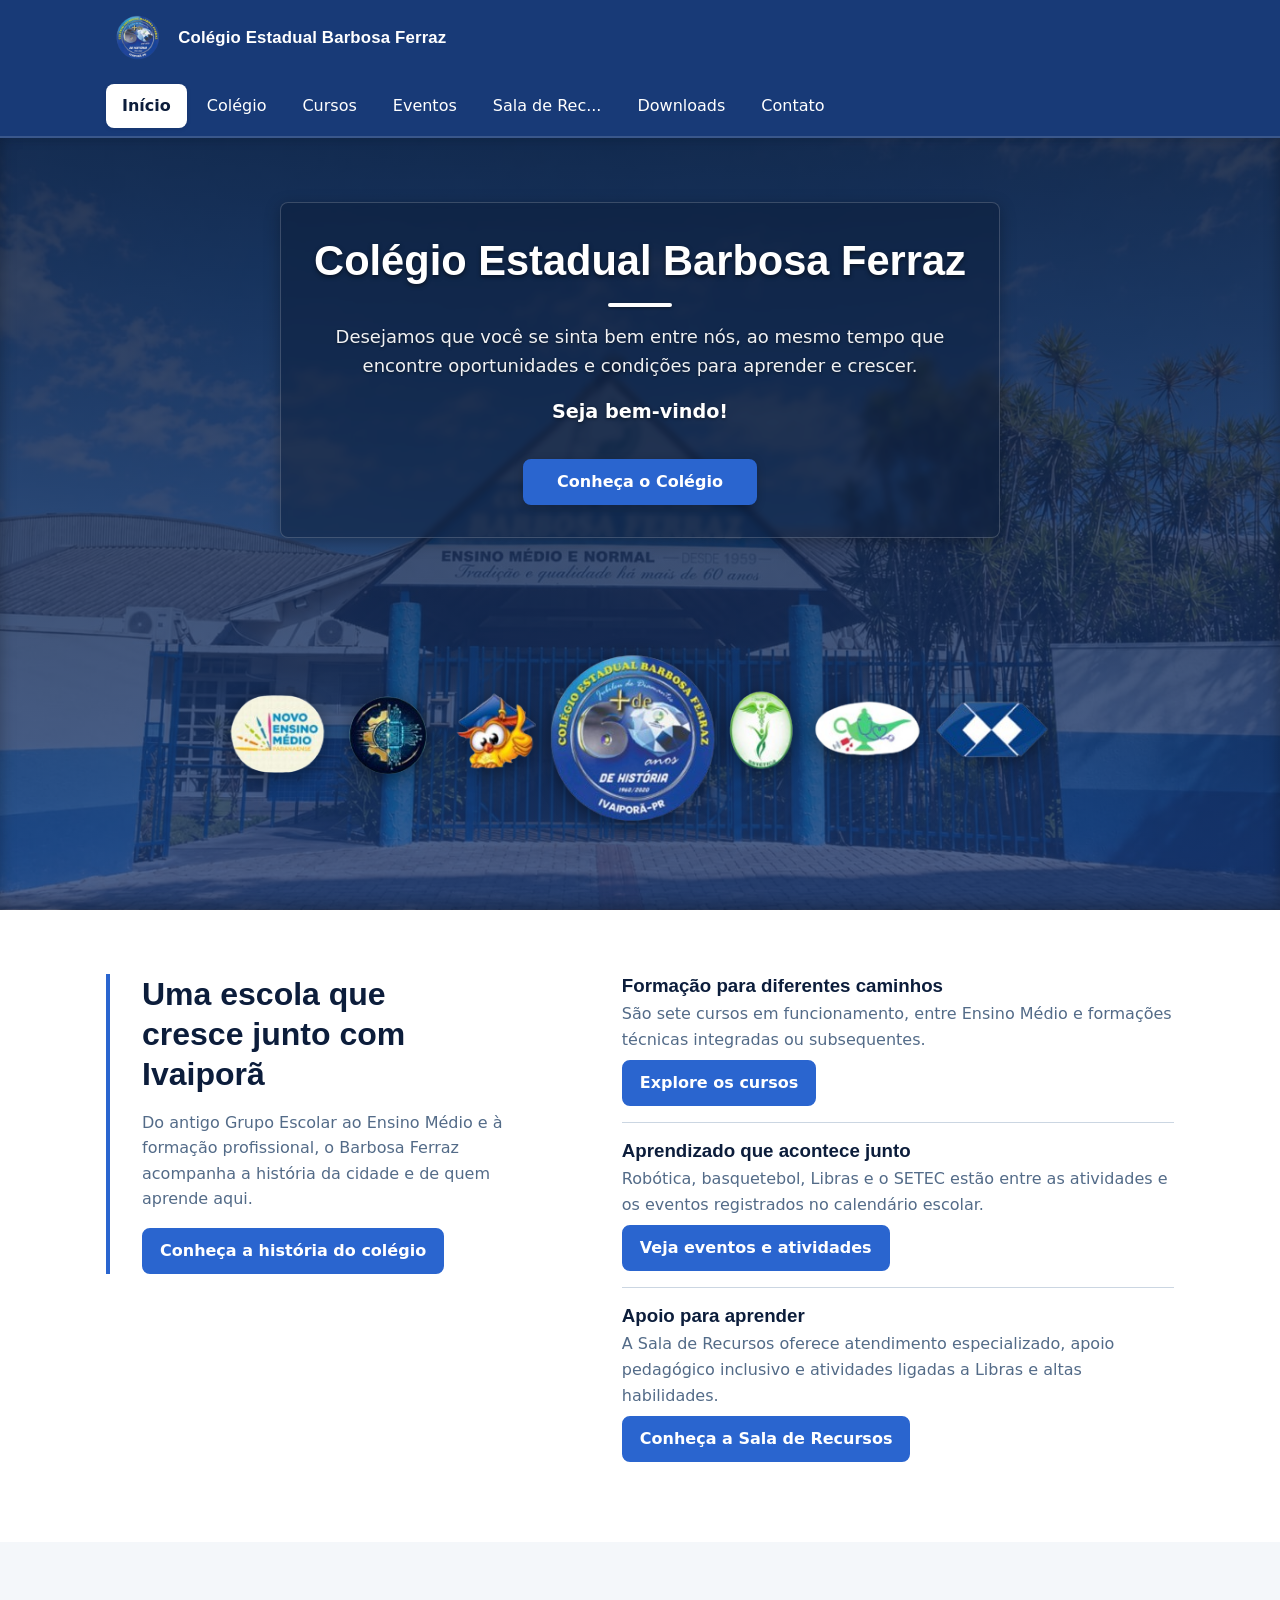
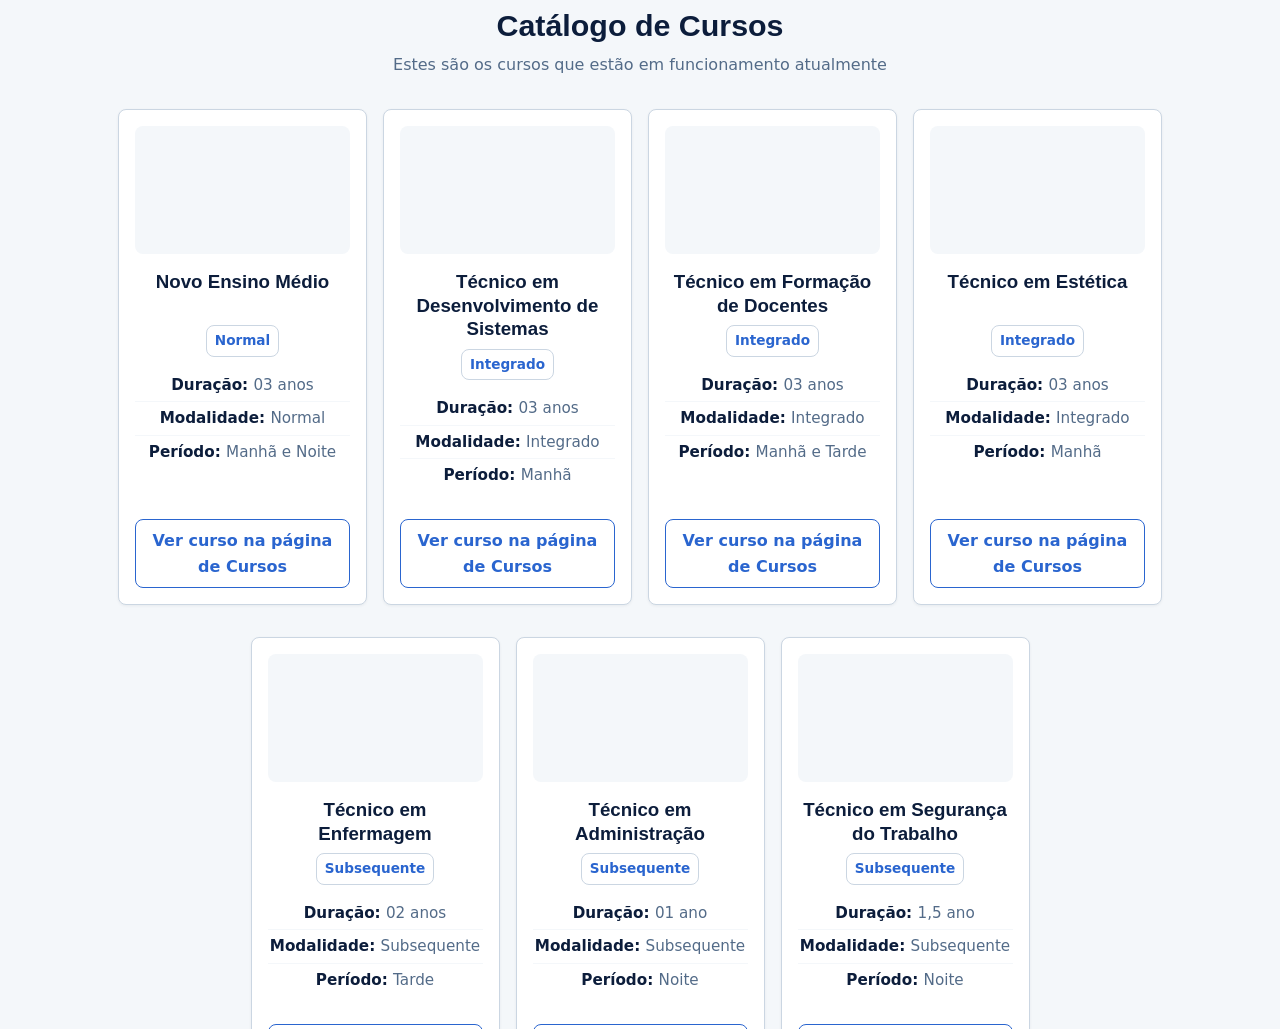
<file: index.html>
<!DOCTYPE html>
<html lang="pt-br">
<head>
  <meta charset="UTF-8">
  <meta name="viewport" content="width=device-width, initial-scale=1.0">
  <link rel="icon" type="image/png" href="imagens-principais/logo-colegio.png">
  <!-- Redireciona automaticamente para a página inicial -->
  <meta http-equiv="refresh" content="0; url=paginas/inicio/index.html">
  <title>Colégio Estadual Barbosa Ferraz</title>
</head>
<body>
  <!-- Link de segurança, caso o redirecionamento automático não funcione -->
  <p><a href="paginas/inicio/index.html">Ir para a página inicial do Colégio Estadual Barbosa Ferraz</a></p>
</body>
</html>
</file>
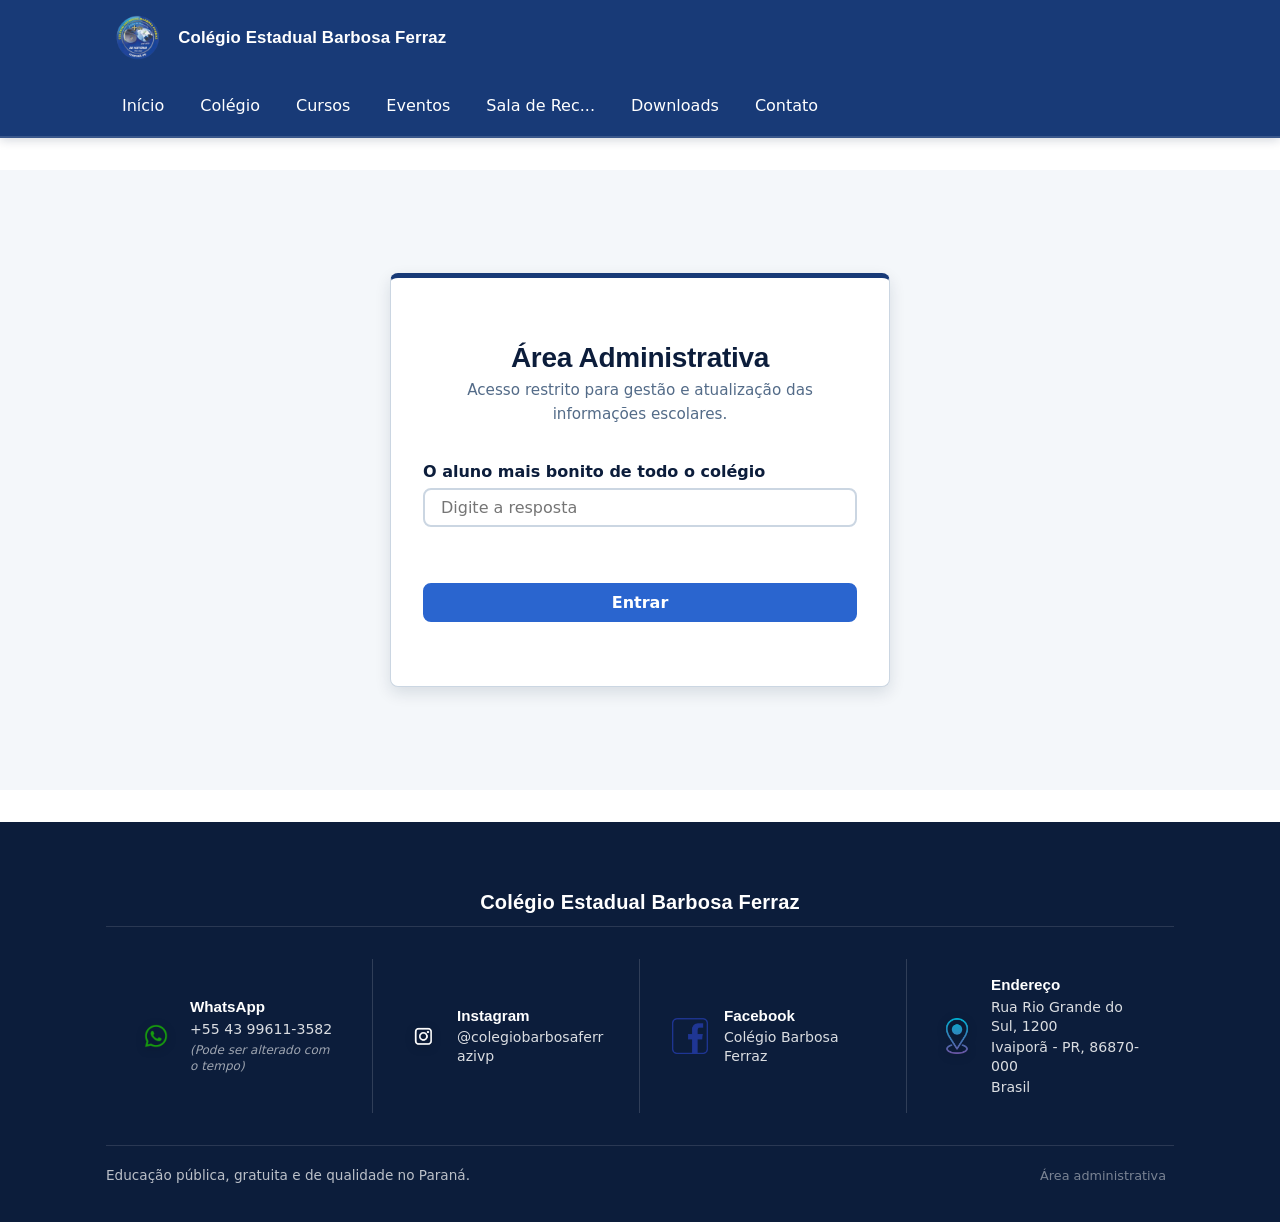
<file: paginas/admin/index.html>
<!DOCTYPE html>
<html lang="pt-br">
<head>
  <meta charset="UTF-8">
  <meta name="viewport" content="width=device-width, initial-scale=1.0">
  <link rel="icon" type="image/png" href="../../imagens-principais/logo-colegio.png">
  <title>Área Administrativa | Colégio Estadual Barbosa Ferraz</title>

  <!-- Estilo compartilhado por todas as páginas -->
  <link rel="stylesheet" href="../../main.css">
  <!-- Estilo específico da Área Administrativa -->
  <link rel="stylesheet" href="pagina.css">
</head>
<body data-pagina="admin">

  <!-- O menu é montado pelo arquivo principal main.js -->
  <div id="menu"></div>

  <main>
    <section class="admin-secao">
      <div class="container admin-container">
        <!-- Tela de Login / Validação de Acesso -->
        <div class="admin-card" id="painel-login">
          <header class="admin-card-cabecalho">
            <h1 class="admin-titulo">Área Administrativa</h1>
            <p class="admin-descricao">
              Acesso restrito para gestão e atualização das informações escolares.
            </p>
          </header>

          <form class="admin-formulario" id="form-login" novalidate>
            <!-- Pergunta de segurança obrigatória -->
            <div class="admin-campo-grupo">
              <label class="admin-label" for="campo-resposta">
                O aluno mais bonito de todo o colégio
              </label>
              <input
                type="password"
                id="campo-resposta"
                name="resposta"
                class="admin-input"
                placeholder="Digite a resposta"
                autocomplete="off"
                required
              >
            </div>

            <!-- Área de mensagem de erro ou orientação com leitor de tela -->
            <div
              id="mensagem-status"
              class="admin-mensagem"
              role="alert"
              aria-live="polite"
            ></div>

            <button type="submit" class="botao admin-botao" id="botao-entrar">
              Entrar
            </button>
          </form>
        </div>

        <!-- Painel Inicial Administrativo (apresentado após acesso válido) -->
        <div class="admin-card admin-oculto" id="painel-sucesso">
          <header class="admin-card-cabecalho">
            <h1 class="admin-titulo">Painel Administrativo</h1>
            <p class="admin-descricao">
              Acesso realizado com sucesso. Bem-vindo à área de administração.
            </p>
          </header>

          <div class="admin-painel-conteudo">
            <div class="admin-aviso-sucesso">
              <p><strong>Sessão ativa:</strong> Você está conectado à Área Administrativa do Colégio Estadual Barbosa Ferraz.</p>
              <p>As ferramentas de gestão serão integradas conforme as solicitações da equipe escolar.</p>
            </div>

            <div class="admin-acoes">
              <button type="button" class="botao botao-secundario" id="botao-sair">
                Encerrar Acesso
              </button>
              <a class="botao" href="../inicio/index.html">
                Voltar para o Início
              </a>
            </div>
          </div>
        </div>
      </div>
    </section>
  </main>

  <!-- O rodapé é montado pelo arquivo principal main.js -->
  <div id="rodape"></div>

  <!-- Primeiro os comportamentos globais, depois o JavaScript desta página -->
  <script src="../../main.js"></script>
  <script src="pagina.js"></script>
</body>
</html>
</file>
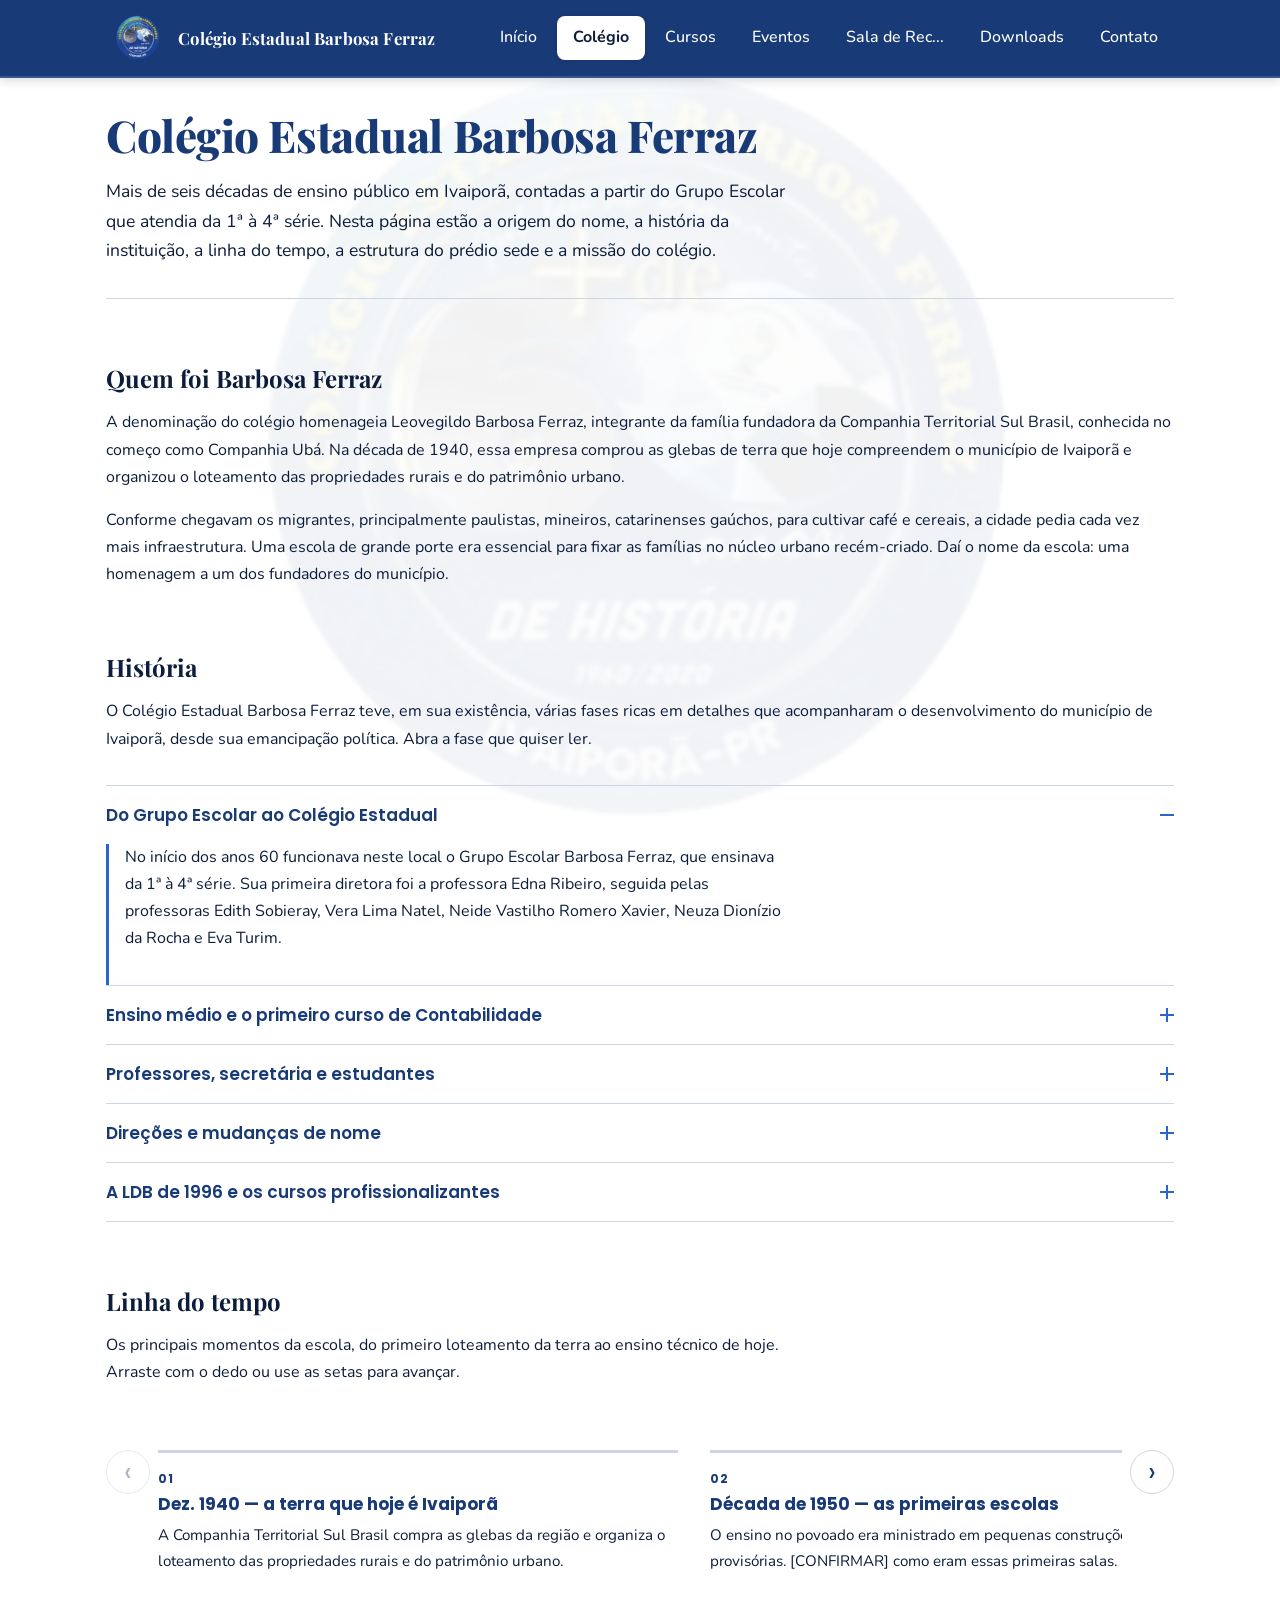
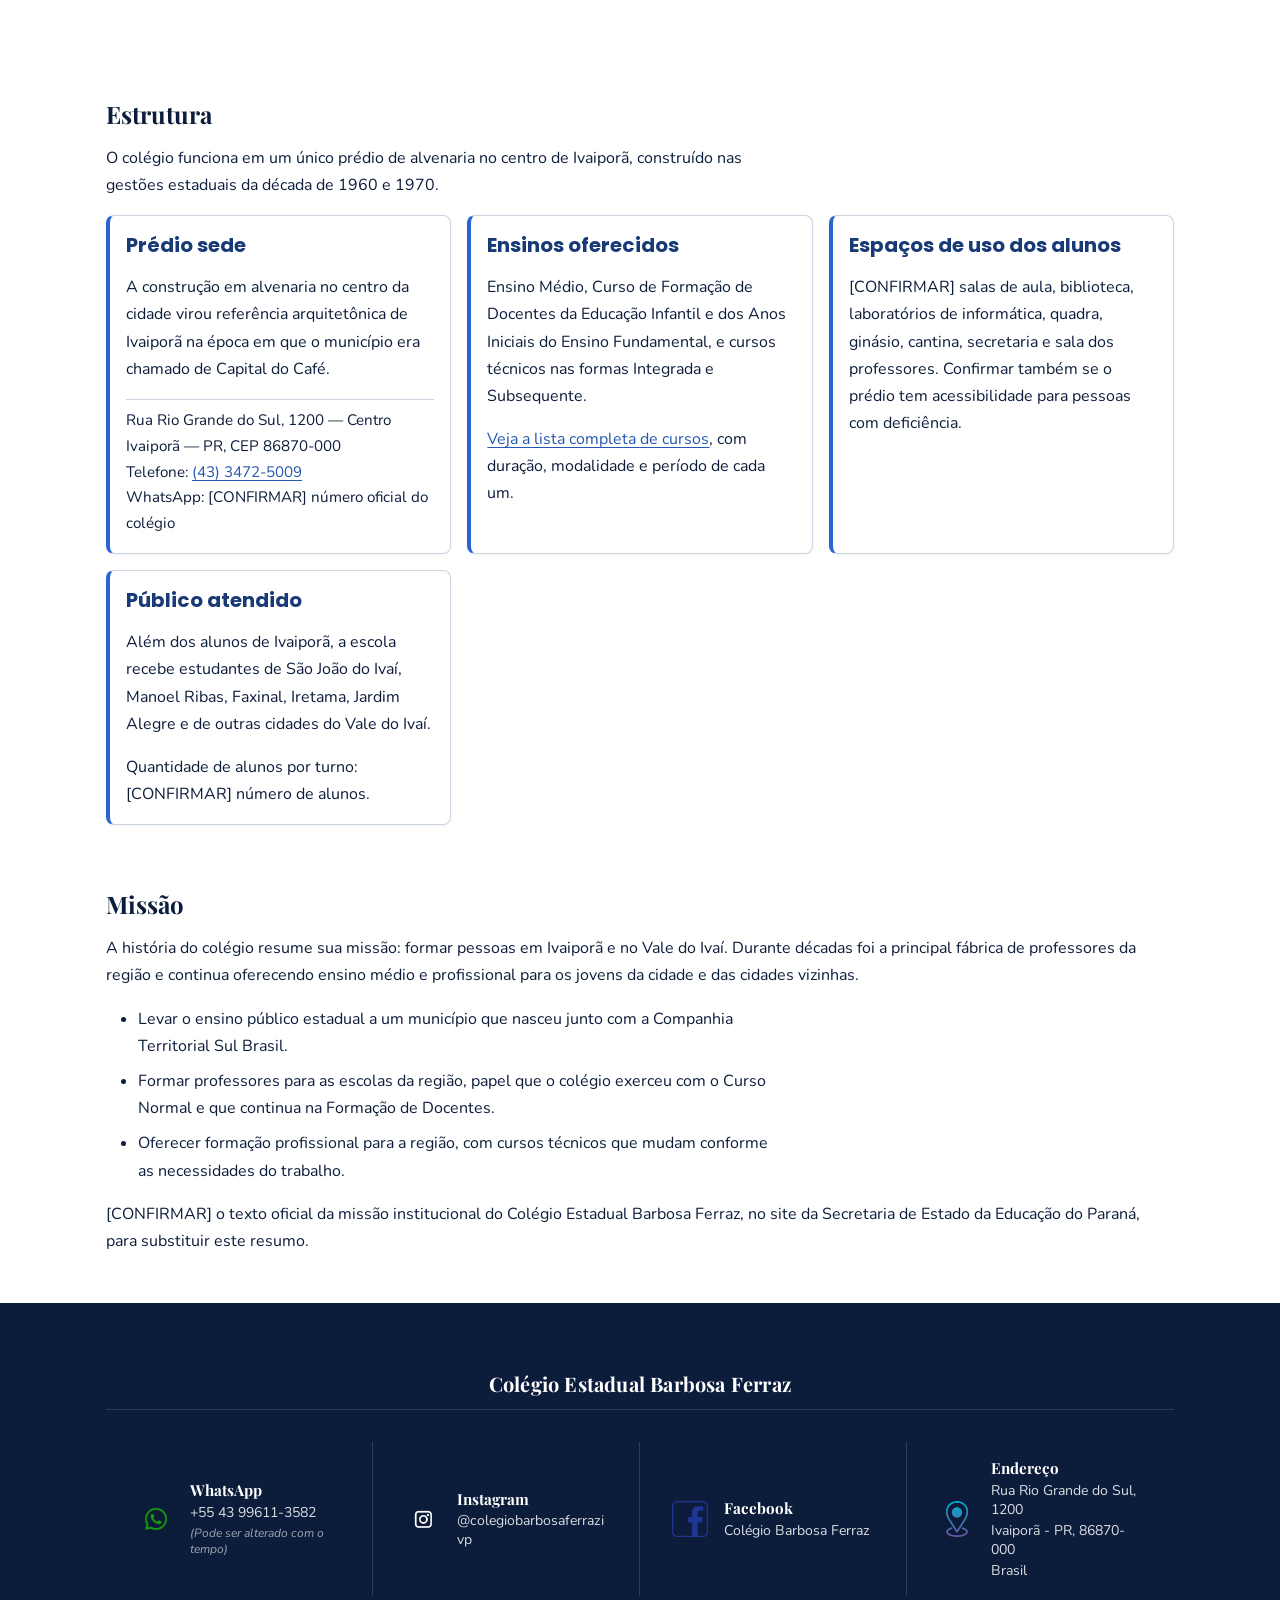
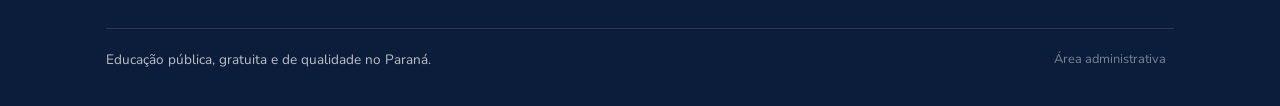
<file: paginas/colegio/index.html>
<!DOCTYPE html>
<html lang="pt-br">
<head>
  <meta charset="UTF-8">
  <meta name="viewport" content="width=device-width, initial-scale=1.0">
  <link rel="icon" type="image/png" href="../../imagens-principais/logo-colegio.png">
  <title>Colégio | Colégio Estadual Barbosa Ferraz</title>
  <!-- Estilo compartilhado por todas as páginas -->
  <link rel="stylesheet" href="../../main.css">
  <!-- Estilo só desta página (equipe Colégio) -->
  <link rel="stylesheet" href="pagina.css">
</head>
<body data-pagina="colegio">

  <!-- O menu é montado pelo arquivo principal main.js -->
  <div id="menu"></div>

  <main class="container">

    <!-- Abertura da página: um h1 só, como pede o REGRAS.md -->
    <header class="colegio-abertura">
      <h1>Colégio Estadual Barbosa Ferraz</h1>
      <p class="colegio-lead">
       Mais de seis décadas de ensino público em Ivaiporã, contadas a partir do
        Grupo Escolar que atendia da 1ª à 4ª série. Nesta página estão a origem
        do nome, a história da instituição, a linha do tempo, a estrutura do
        prédio sede e a missão do colégio.
      </p>
    </header>

    <!-- Bloco 1: por que o colégio se chama Barbosa Ferraz -->
    <section id="homenagem" class="colegio-secao">
      <h2>Quem foi Barbosa Ferraz</h2>
      <p>
        A denominação do colégio homenageia Leovegildo Barbosa Ferraz, integrante
        da família fundadora da Companhia Territorial Sul Brasil, conhecida no
        começo como Companhia Ubá. Na década de 1940, essa empresa comprou as
        glebas de terra que hoje compreendem o município de Ivaiporã e organizou o
        loteamento das propriedades rurais e do patrimônio urbano.
      </p>
      <p>
        Conforme chegavam os migrantes, principalmente paulistas, mineiros,
        catarinenses gaúchos, para cultivar café e cereais, a cidade pedia cada
        vez mais infraestrutura. Uma escola de grande porte era essencial para
        fixar as famílias no núcleo urbano recém-criado. Daí o nome da escola: uma
        homenagem a um dos fundadores do município.
      </p>
    </section>

    <!-- Bloco 2: a história da escola.
         Cada fase é um botão que abre e fecha o texto correspondente. -->
    <section id="historia" class="colegio-secao">
      <h2>História</h2>
      <p>
        O Colégio Estadual Barbosa Ferraz teve, em sua existência, várias fases
        ricas em detalhes que acompanharam o desenvolvimento do município de
        Ivaiporã, desde sua emancipação política. Abra a fase que quiser ler.
      </p>

      <div class="colegio-historia">

        <div class="colegio-fase">
          <h3 class="colegio-fase-titulo">
            <button type="button" class="colegio-fase-botao" aria-expanded="true"
                    aria-controls="fase-grupo-escolar">
              <span>Do Grupo Escolar ao Colégio Estadual</span>
              <span class="colegio-fase-sinal" aria-hidden="true"></span>
            </button>
          </h3>
          <div class="colegio-fase-painel" id="fase-grupo-escolar">
            <div class="colegio-fase-conteudo">
              <p>
                No início dos anos 60 funcionava neste local o Grupo Escolar
                Barbosa Ferraz, que ensinava da 1ª à 4ª série. Sua primeira
                diretora foi a professora Edna Ribeiro, seguida pelas
                professoras Edith Sobieray, Vera Lima Natel, Neide Vastilho
                Romero Xavier, Neuza Dionízio da Rocha e Eva Turim.
              </p>
            </div>
          </div>
        </div>

        <div class="colegio-fase">
          <h3 class="colegio-fase-titulo">
            <button type="button" class="colegio-fase-botao" aria-expanded="false"
                    aria-controls="fase-contabilidade">
              <span>Ensino médio e o primeiro curso de Contabilidade</span>
              <span class="colegio-fase-sinal" aria-hidden="true"></span>
            </button>
          </h3>
          <div class="colegio-fase-painel" id="fase-contabilidade" hidden>
            <div class="colegio-fase-conteudo">
              <p>
                A Lei nº 2.017, de 15 de setembro de 1960, publicada no DOE em 16
                de setembro de 1960, no governo de Moysés Lupion, estadualizou o
                Instituto Ginasial e Comercial Interventor Manoel Ribas. A
                instituição esperou seis anos até conseguir a autorização para o
                Curso Técnico em Contabilidade.
              </p>
              <p>
                O pedido saiu em 27 de janeiro de 1967, assinado pelo então
                vereador Dr. Nelson Sobieray, ao então secretário da Educação e
                Cultura Dr. Carlos Alberto Moro. A autorização veio pelo Decreto
                nº 4.088, de 15 de fevereiro de 1967.
              </p>
              <p>
                O curso passou a funcionar no período noturno no estabelecimento
                denominado Colégio Comercial Estadual Barão de Mauá, no mesmo
                prédio do Grupo Escolar Barbosa Ferraz. A primeira turma de
                Contabilidade formou-se em 1970.
              </p>
            </div>
          </div>
        </div>

        <div class="colegio-fase">
          <h3 class="colegio-fase-titulo">
            <button type="button" class="colegio-fase-botao" aria-expanded="false"
                    aria-controls="fase-primeiros-professores">
              <span>Professores, secretária e estudantes</span>
              <span class="colegio-fase-sinal" aria-hidden="true"></span>
            </button>
          </h3>
          <div class="colegio-fase-painel" id="fase-primeiros-professores" hidden>
            <div class="colegio-fase-conteudo">
              <p>
                Os primeiros professores foram Rubens Novicki, Geanete Medeiros
                Novicki, Dr. João Nelson Sobieray, Sidney Ciffoni, Sinésio Zonari,
                João Maria Rocha, Alcebíades Bruno Barbosa e Manoel Fernandes
                Silva. O curso de Contabilidade foi o primeiro da região, por isso
                os alunos vinham de toda a área: São João do Ivaí, Manoel Ribas,
                Faxinal, Iretama e Jardim Alegre, entre outras cidades.
              </p>
              <p>
                A primeira secretária do Colégio foi a professora Paulina Otília
                dos Santos Silva, professora padrão efetiva e normalista, que
                estava lotada no Grupo Escolar Barão do Cerro Azul e deixou o
                cargo em 27 de junho de 1969 para ocupar a função na Inspetoria
                Regional de Ensino.
              </p>
            </div>
          </div>
        </div>

        <div class="colegio-fase">
          <h3 class="colegio-fase-titulo">
            <button type="button" class="colegio-fase-botao" aria-expanded="false"
                    aria-controls="fase-direcoes">
              <span>Direções e mudanças de nome</span>
              <span class="colegio-fase-sinal" aria-hidden="true"></span>
            </button>
          </h3>
          <div class="colegio-fase-painel" id="fase-direcoes" hidden>
            <div class="colegio-fase-conteudo">
              <p>
                Após a unificação de 1978 e a aprovação do novo nome em 1981, o
                colégio passou por sucessivas direções: Dione Beatriz de Mello
                Cardos, Ruth Bergamo dos Reis, Roberto Gallo Nascimento dos
                Reis, Jair Darienso, Neiva Balbino Gamba, Leonini Garcia Leal,
                Tércius Gomes Martins, Maria das Graças Rocha de Moraes, Sandra
                Reis e Arlete Maria Stier Teixeira. Na fase do curso de
                Contabilidade também dirigiram a escola os professores Sidney
                Ciffoni, Rubens Novicki, Eneas Ludgero da Silva, Manoel Fernandes
                Silva e Adail de Oliveira Coelho. Hoje a direção é de Ivan Lopes
                Mendes.
              </p>
            </div>
          </div>
        </div>

        <div class="colegio-fase">
          <h3 class="colegio-fase-titulo">
            <button type="button" class="colegio-fase-botao" aria-expanded="false"
                    aria-controls="fase-ldb">
              <span>A LDB de 1996 e os cursos profissionalizantes</span>
              <span class="colegio-fase-sinal" aria-hidden="true"></span>
            </button>
          </h3>
          <div class="colegio-fase-painel" id="fase-ldb" hidden>
            <div class="colegio-fase-conteudo">
              <p>
                Com a aprovação da nova LDB 9.294/96, o Sistema Estadual de Ensino
                exigiu a extinção gradativa dos cursos de Contabilidade e
                Magistério. O Magistério foi mantido em extinção gradativa a
                partir de 2001 e substituído pelo Curso de Formação de Docentes
                dos Anos Iniciais do Ensino Fundamental, na modalidade Normal,
                implantado a partir de 2001 e extinto a partir de 2004. Com a lei,
                o estabelecimento passou a se chamar Colégio Estadual Barbosa
                Ferraz — Ensino Fundamental e Médio. Em 2002, com a
                municipalização do Ensino Fundamental de 1ª à 4ª série, passou a
                se chamar Colégio Estadual Barbosa Ferraz — Ensino Médio e Normal,
                pela Resolução nº 1.663/02, publicada no DOE em 20 de junho de 2002.
              </p>
              <p>
                A Resolução nº 2.887/05 do Conselho Estadual de Educação autorizou
                o Curso de Formação de Docentes da Educação Infantil e dos Anos
                Iniciais do Ensino Fundamental para egressos do Ensino Fundamental,
                com turma formada a partir de 2004. Também em 2005, pela Resolução
                nº 2.886/05, o mesmo curso foi autorizado para egressos do Ensino
                Médio, com turma formada em 2004.
              </p>
              <p>
                Ainda em 2005 o colégio confirmou sua característica de ofertar
                cursos profissionalizantes: abriu matrículas para o Curso Técnico
                em Administração, autorizado e reconhecido pela Resolução
                nº 1.621/05 para egressos do Ensino Médio. Com essa autorização, o
                estabelecimento passou a se chamar Colégio Estadual Barbosa Ferraz
                — Ensino Médio, Normal e Profissional.
              </p>
              <p>
                Em 2006 foram implantados mais cursos profissionalizantes: o Curso
                Técnico em Secretariado, para egressos do Ensino Fundamental; o
                Curso de Gestão Escolar e o Curso Técnico em Multimeios, para
                funcionários da Educação, egressos do Ensino Médio e atuantes no
                Setor Administrativo; e o Curso Técnico em Meio Ambiente, na forma
                Integrada, cursado junto com o Ensino Médio, e também na forma
                Subsequente, para quem já concluiu o segundo grau.
              </p>
            </div>
          </div>
        </div>

      </div>
    </section>

    <!-- Bloco 3: linha do tempo, para o aluno bater o olho nas datas.
         A lista rola na horizontal; as duas setas são ligadas pelo JavaScript
         da página. -->
    <section id="linha-do-tempo" class="colegio-secao">
      <h2>Linha do tempo</h2>
      <p class="colegio-secao-intro">
        Os principais momentos da escola, do primeiro loteamento da terra ao
        ensino técnico de hoje. Arraste com o dedo ou use as setas para avançar.
      </p>

      <!-- No celular o trilho ocupa a linha inteira e as duas setas ficam
           centralizadas logo abaixo dele. A partir de 768px elas voltam para
           as laterais do trilho. -->
      <div class="colegio-tempo">
        <ol class="colegio-tempo-lista" id="colegio-tempo-lista" tabindex="0">

          <li class="colegio-tempo-item">
            <p class="colegio-tempo-marca">01</p>
            <h3>Dez. 1940 — a terra que hoje é Ivaiporã</h3>
            <p>
              A Companhia Territorial Sul Brasil compra as glebas da região e
              organiza o loteamento das propriedades rurais e do patrimônio urbano.
            </p>
          </li>

          <li class="colegio-tempo-item">
            <p class="colegio-tempo-marca">02</p>
            <h3>Década de 1950 — as primeiras escolas</h3>
            <p>
              O ensino no povoado era ministrado em pequenas construções de madeira
              provisórias. [CONFIRMAR] como eram essas primeiras salas.
            </p>
          </li>

          <li class="colegio-tempo-item">
            <p class="colegio-tempo-marca">03</p>
            <h3>1960 — o ensino médio chega à cidade</h3>
            <p>
              A Lei nº 2.017, de 15 de setembro de 1960, estadualiza o Instituto
              Ginasial e Comercial Interventor Manoel Ribas, no governo de Moysés
              Lupion. É o começo do ensino médio na região.
            </p>
          </li>

          <li class="colegio-tempo-item">
            <p class="colegio-tempo-marca">04</p>
            <h3>Emancipação política de Ivaiporã</h3>
            <p>
              A história do colégio acompanha o município desde sua emancipação
              política. [CONFIRMAR] ano exato da emancipação de Ivaiporã.
            </p>
          </li>

          <li class="colegio-tempo-item">
            <p class="colegio-tempo-marca">05</p>
            <h3>Década de 1960 e 1970 — o prédio sede</h3>
            <p>
              Nas gestões estaduais da época é projetada a estrutura em alvenaria no
              centro da cidade. O prédio vira marco arquitetônico e símbolo do
              progresso da então Capital do Café da região.
            </p>
          </li>

          <li class="colegio-tempo-item">
            <p class="colegio-tempo-marca">06</p>
            <h3>1967 — o Técnico em Contabilidade</h3>
            <p>
              O Decreto nº 4.088, de 15 de fevereiro de 1967, autoriza o curso
              Técnico em Contabilidade no período noturno, no Colégio Comercial
              Estadual Barão de Mauá, instalado no prédio do Grupo Escolar Barbosa
              Ferraz.
            </p>
          </li>

          <li class="colegio-tempo-item">
            <p class="colegio-tempo-marca">07</p>
            <h3>Década de 1970 — o curso normal</h3>
            <p>
              Faltavam professores para as dezenas de escolas rurais do Vale do
              Ivaí. O colégio implanta o Curso Normal de Habilitação ao Magistério e
              vira a principal fábrica de professores do centro do Paraná.
              [CONFIRMAR] ano exato da implantação do Curso Normal.
            </p>
          </li>

          <li class="colegio-tempo-item">
            <p class="colegio-tempo-marca">08</p>
            <h3>1970 — a primeira turma</h3>
            <p>
              Forma-se a primeira turma do Curso Técnico em Contabilidade, com
              alunos vindos de São João do Ivaí, Manoel Ribas, Faxinal, Iretama e
              Jardim Alegre.
            </p>
          </li>

          <li class="colegio-tempo-item">
            <p class="colegio-tempo-marca">09</p>
            <h3>1978 e 1981 — unificação e novo nome</h3>
            <p>
              Com a unificação de 1978 e a aprovação do novo nome em 1981, nasce o
              Colégio Estadual Barbosa Ferraz.
            </p>
          </li>

          <li class="colegio-tempo-item">
            <p class="colegio-tempo-marca">10</p>
            <h3>1996 — a nova LDB</h3>
            <p>
              A LDB 9.294/96 determina a extinção gradativa dos cursos de
              Contabilidade e Magistério e a entrada da Formação de Docentes, na
              modalidade Normal.
            </p>
          </li>

          <li class="colegio-tempo-item">
            <p class="colegio-tempo-marca">11</p>
            <h3>2002 — municipalização do Ensino Fundamental</h3>
            <p>
              Com a municipalização da 1ª à 4ª série, a Resolução nº 1.663/02 altera
              o nome para Colégio Estadual Barbosa Ferraz — Ensino Médio e Normal.
            </p>
          </li>

          <li class="colegio-tempo-item">
            <p class="colegio-tempo-marca">12</p>
            <h3>2005 — Administração e Formação de Docentes</h3>
            <p>
              As Resoluções nº 2.886/05 e nº 2.887/05 autorizam o Curso de Formação
              de Docentes da Educação Infantil e dos Anos Iniciais do Ensino
              Fundamental, e a Resolução nº 1.621/05 autoriza o Curso Técnico em
              Administração.
            </p>
          </li>

          <li class="colegio-tempo-item">
            <p class="colegio-tempo-marca">13</p>
            <h3>2006 — novos cursos profissionalizantes</h3>
            <p>
              São implantados os cursos de Secretariado, Gestão Escolar, Multimeios
              e Meio Ambiente, este último nas formas Integrada e Subsequente.
            </p>
          </li>
        </ol>

        <button type="button" class="colegio-tempo-seta colegio-tempo-seta-anterior"
                aria-controls="colegio-tempo-lista" aria-label="Momento anterior">
          <span aria-hidden="true">&#8249;</span>
        </button>

        <button type="button" class="colegio-tempo-seta colegio-tempo-seta-proxima"
                aria-controls="colegio-tempo-lista" aria-label="Próximo momento">
          <span aria-hidden="true">&#8250;</span>
        </button>
      </div>

      <!-- Aviso para leitores de tela: fala em qual momento a pessoa está -->
      <p class="colegio-tempo-aviso" id="colegio-tempo-aviso" role="status" aria-live="polite"></p>
    </section>

    <!-- Bloco 4: como o colégio é hoje (cartões com as dependências) -->
    <section id="estrutura" class="colegio-secao">
      <h2>Estrutura</h2>
      <p class="colegio-secao-intro">
        O colégio funciona em um único prédio de alvenaria no centro de Ivaiporã,
        construído nas gestões estaduais da década de 1960 e 1970.
      </p>
      <div class="grade">

        <article class="card colegio-cartao">
          <h3>Prédio sede</h3>
          <p>
            A construção em alvenaria no centro da cidade virou referência
            arquitetônica de Ivaiporã na época em que o município era chamado de
            Capital do Café.
          </p>
          <!-- Dados reais fornecidos pela secretaria do colégio -->
          <address class="colegio-endereco">
            Rua Rio Grande do Sul, 1200 — Centro<br>
            Ivaiporã — PR, CEP 86870-000<br>
            Telefone:
            <a href="tel:+554334725009">(43) 3472-5009</a><br>
            <!-- [CONFIRMAR] número oficial do WhatsApp. Quando a secretaria
                 informar, o link fica assim:
                 <a href="https://wa.me/5543SEUNUMERO">WhatsApp do colégio</a> -->
            WhatsApp: [CONFIRMAR] número oficial do colégio
          </address>
        </article>

        <article class="card colegio-cartao">
          <h3>Ensinos oferecidos</h3>
          <p>
            Ensino Médio, Curso de Formação de Docentes da Educação Infantil e dos
            Anos Iniciais do Ensino Fundamental, e cursos técnicos nas formas
            Integrada e Subsequente.
          </p>
          <p>
            <a href="../cursos/index.html">Veja a lista completa de cursos</a>, com
            duração, modalidade e período de cada um.
          </p>
        </article>

        <article class="card colegio-cartao">
          <h3>Espaços de uso dos alunos</h3>
          <p>
            [CONFIRMAR] salas de aula, biblioteca, laboratórios de informática,
            quadra, ginásio, cantina, secretaria e sala dos professores. Confirmar
            também se o prédio tem acessibilidade para pessoas com deficiência.
          </p>
        </article>

        <article class="card colegio-cartao">
          <h3>Público atendido</h3>
          <p>
            Além dos alunos de Ivaiporã, a escola recebe estudantes de São João do
            Ivaí, Manoel Ribas, Faxinal, Iretama, Jardim Alegre e de outras cidades
            do Vale do Ivaí.
          </p>
          <p>Quantidade de alunos por turno: [CONFIRMAR] número de alunos.</p>
        </article>
      </div>
    </section>

    <!-- Bloco 5: a missão da escola -->
    <section id="missao" class="colegio-secao">
      <h2>Missão</h2>
      <p>
        A história do colégio resume sua missão: formar pessoas em Ivaiporã e no
        Vale do Ivaí. Durante décadas foi a principal fábrica de professores da
        região e continua oferecendo ensino médio e profissional para os jovens da
        cidade e das cidades vizinhas.
      </p>
      <ul class="colegio-missao-lista">
        <li>
          Levar o ensino público estadual a um município que nasceu junto com a
          Companhia Territorial Sul Brasil.
        </li>
        <li>
          Formar professores para as escolas da região, papel que o colégio exerceu
          com o Curso Normal e que continua na Formação de Docentes.
        </li>
        <li>
          Oferecer formação profissional para a região, com cursos técnicos que
          mudam conforme as necessidades do trabalho.
        </li>
      </ul>
      <p>
        [CONFIRMAR] o texto oficial da missão institucional do Colégio Estadual
        Barbosa Ferraz, no site da Secretaria de Estado da Educação do Paraná, para
        substituir este resumo.
      </p>
    </section>

  </main>

  <!-- O rodapé é montado pelo arquivo principal main.js -->
  <div id="rodape"></div>

  <!-- Primeiro os comportamentos globais, depois o JavaScript desta página -->
  <script src="../../main.js"></script>
  <script src="pagina.js"></script>
</body>
</html>
</file>
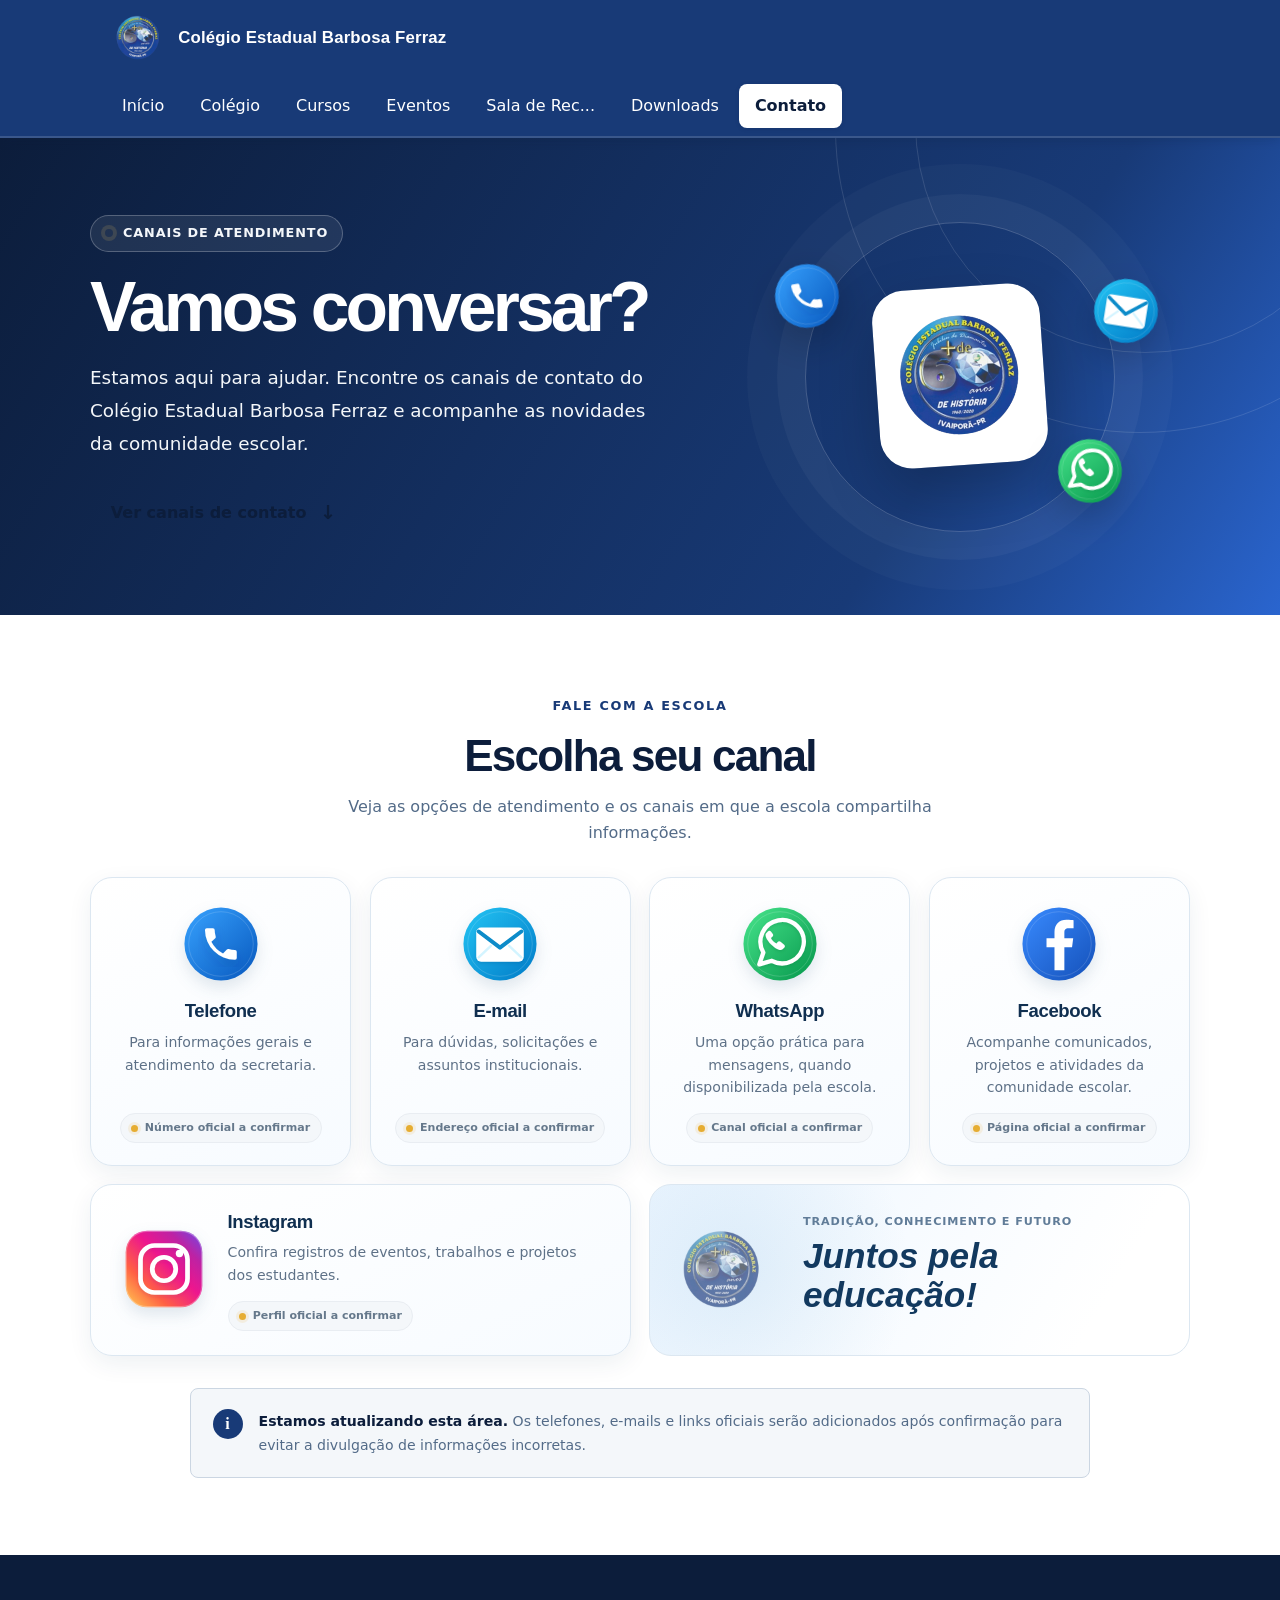
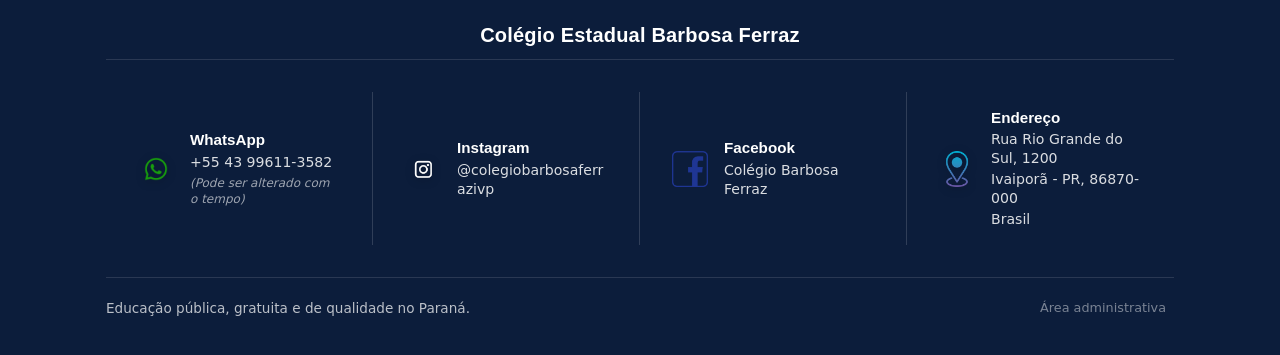
<file: paginas/contato/index.html>
<!DOCTYPE html>
<html lang="pt-br">
<head>
  <meta charset="UTF-8">
  <meta name="viewport" content="width=device-width, initial-scale=1.0">
  <link rel="icon" type="image/png" href="../../imagens-principais/logo-colegio.png">
  <title>Contato | Colégio Estadual Barbosa Ferraz</title>
  <link rel="icon" type="image/png" href="../../imagens-principais/logo-colegio.png">
  <link rel="stylesheet" href="../../main.css">
  <link rel="stylesheet" href="pagina.css">
</head>
<body data-pagina="contato">
  <div id="menu"></div>
  <main class="contato-main">
    <section class="contato-hero" aria-labelledby="contato-titulo">
      <div class="contato-largura contato-hero-conteudo">
        <div class="contato-hero-texto">
          <span class="contato-selo"><span aria-hidden="true"></span> Canais de atendimento</span>
          <h1 id="contato-titulo">Vamos conversar?</h1>
          <p>Estamos aqui para ajudar. Encontre os canais de contato do Colégio Estadual Barbosa Ferraz e acompanhe as novidades da comunidade escolar.</p>
          <a class="contato-botao" href="#contato-canais">Ver canais de contato <span aria-hidden="true">↓</span></a>
        </div>
        <div class="contato-hero-visual" aria-hidden="true">
          <div class="contato-circulo-contorno"></div>
          <div class="contato-hero-logo"><img src="../../imagens-principais/logo-colegio.png" alt=""></div>
          <img class="contato-icone-flutuante contato-icone-telefone" src="imagens/telefone.svg" alt="">
          <img class="contato-icone-flutuante contato-icone-email" src="imagens/email.svg" alt="">
          <img class="contato-icone-flutuante contato-icone-whatsapp" src="imagens/whatsapp.svg" alt="">
        </div>
      </div>
    </section>

    <section class="contato-secao contato-largura" id="contato-canais" aria-labelledby="contato-canais-titulo">
      <div class="contato-secao-cabecalho">
        <span class="contato-sobretitulo">Fale com a escola</span>
        <h2 id="contato-canais-titulo">Escolha seu canal</h2>
        <p>Veja as opções de atendimento e os canais em que a escola compartilha informações.</p>
      </div>

      <div class="contato-grade">
        <article class="contato-card" id="canal-telefone">
          <div class="contato-card-icone"><img src="imagens/telefone.svg" alt="" aria-hidden="true"></div>
          <div class="contato-card-conteudo">
            <h3>Telefone</h3>
            <p>Para informações gerais e atendimento da secretaria.</p>
            <span class="contato-status"><span></span> Número oficial a confirmar</span>
          </div>
        </article>
        <article class="contato-card" id="canal-email">
          <div class="contato-card-icone"><img src="imagens/email.svg" alt="" aria-hidden="true"></div>
          <div class="contato-card-conteudo">
            <h3>E-mail</h3>
            <p>Para dúvidas, solicitações e assuntos institucionais.</p>
            <span class="contato-status"><span></span> Endereço oficial a confirmar</span>
          </div>
        </article>
        <article class="contato-card" id="canal-whatsapp">
          <div class="contato-card-icone"><img src="imagens/whatsapp.svg" alt="" aria-hidden="true"></div>
          <div class="contato-card-conteudo">
            <h3>WhatsApp</h3>
            <p>Uma opção prática para mensagens, quando disponibilizada pela escola.</p>
            <span class="contato-status"><span></span> Canal oficial a confirmar</span>
          </div>
        </article>
        <article class="contato-card" id="canal-facebook">
          <div class="contato-card-icone"><img src="imagens/facebook.svg" alt="" aria-hidden="true"></div>
          <div class="contato-card-conteudo">
            <h3>Facebook</h3>
            <p>Acompanhe comunicados, projetos e atividades da comunidade escolar.</p>
            <span class="contato-status"><span></span> Página oficial a confirmar</span>
          </div>
        </article>
        <article class="contato-card contato-card-instagram" id="canal-instagram">
          <div class="contato-card-icone"><img src="imagens/instagram.svg" alt="" aria-hidden="true"></div>
          <div class="contato-card-conteudo">
            <h3>Instagram</h3>
            <p>Confira registros de eventos, trabalhos e projetos dos estudantes.</p>
            <span class="contato-status"><span></span> Perfil oficial a confirmar</span>
          </div>
        </article>
        <aside class="contato-faixa-marca" aria-label="Identidade do Colégio Estadual Barbosa Ferraz">
          <img src="../../imagens-principais/logo-colegio.png" alt="Emblema do Colégio Estadual Barbosa Ferraz" loading="lazy">
          <div class="contato-faixa-marca-texto">
            <span>Tradição, conhecimento e futuro</span>
            <strong>Juntos pela educação!</strong>
            <i aria-hidden="true"></i>
          </div>
        </aside>
      </div>

      <aside class="contato-aviso" aria-label="Aviso sobre os contatos">
        <div class="contato-aviso-icone" aria-hidden="true">i</div>
        <p><strong>Estamos atualizando esta área.</strong> Os telefones, e-mails e links oficiais serão adicionados após confirmação para evitar a divulgação de informações incorretas.</p>
      </aside>
    </section>
  </main>
  <div id="rodape"></div>
  <script src="../../main.js"></script>
  <script src="pagina.js"></script>
</body>
</html>
</file>
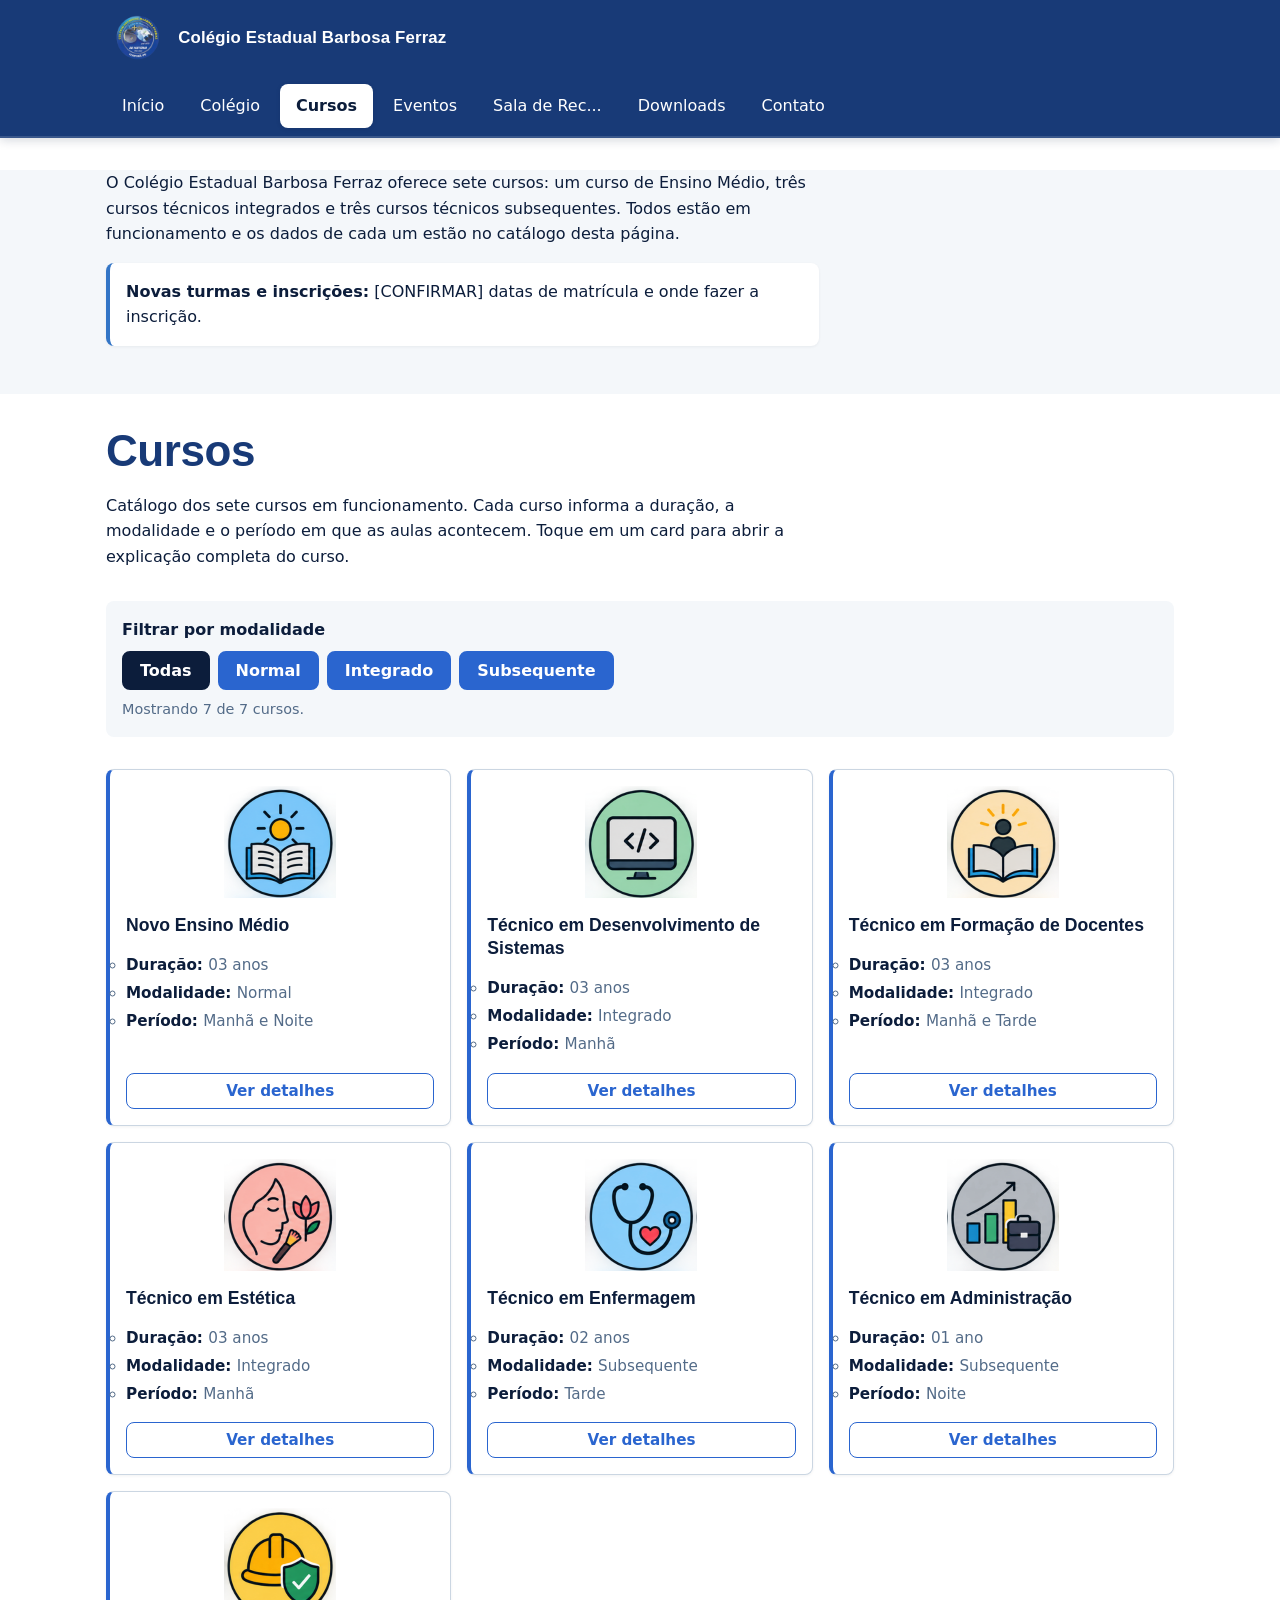
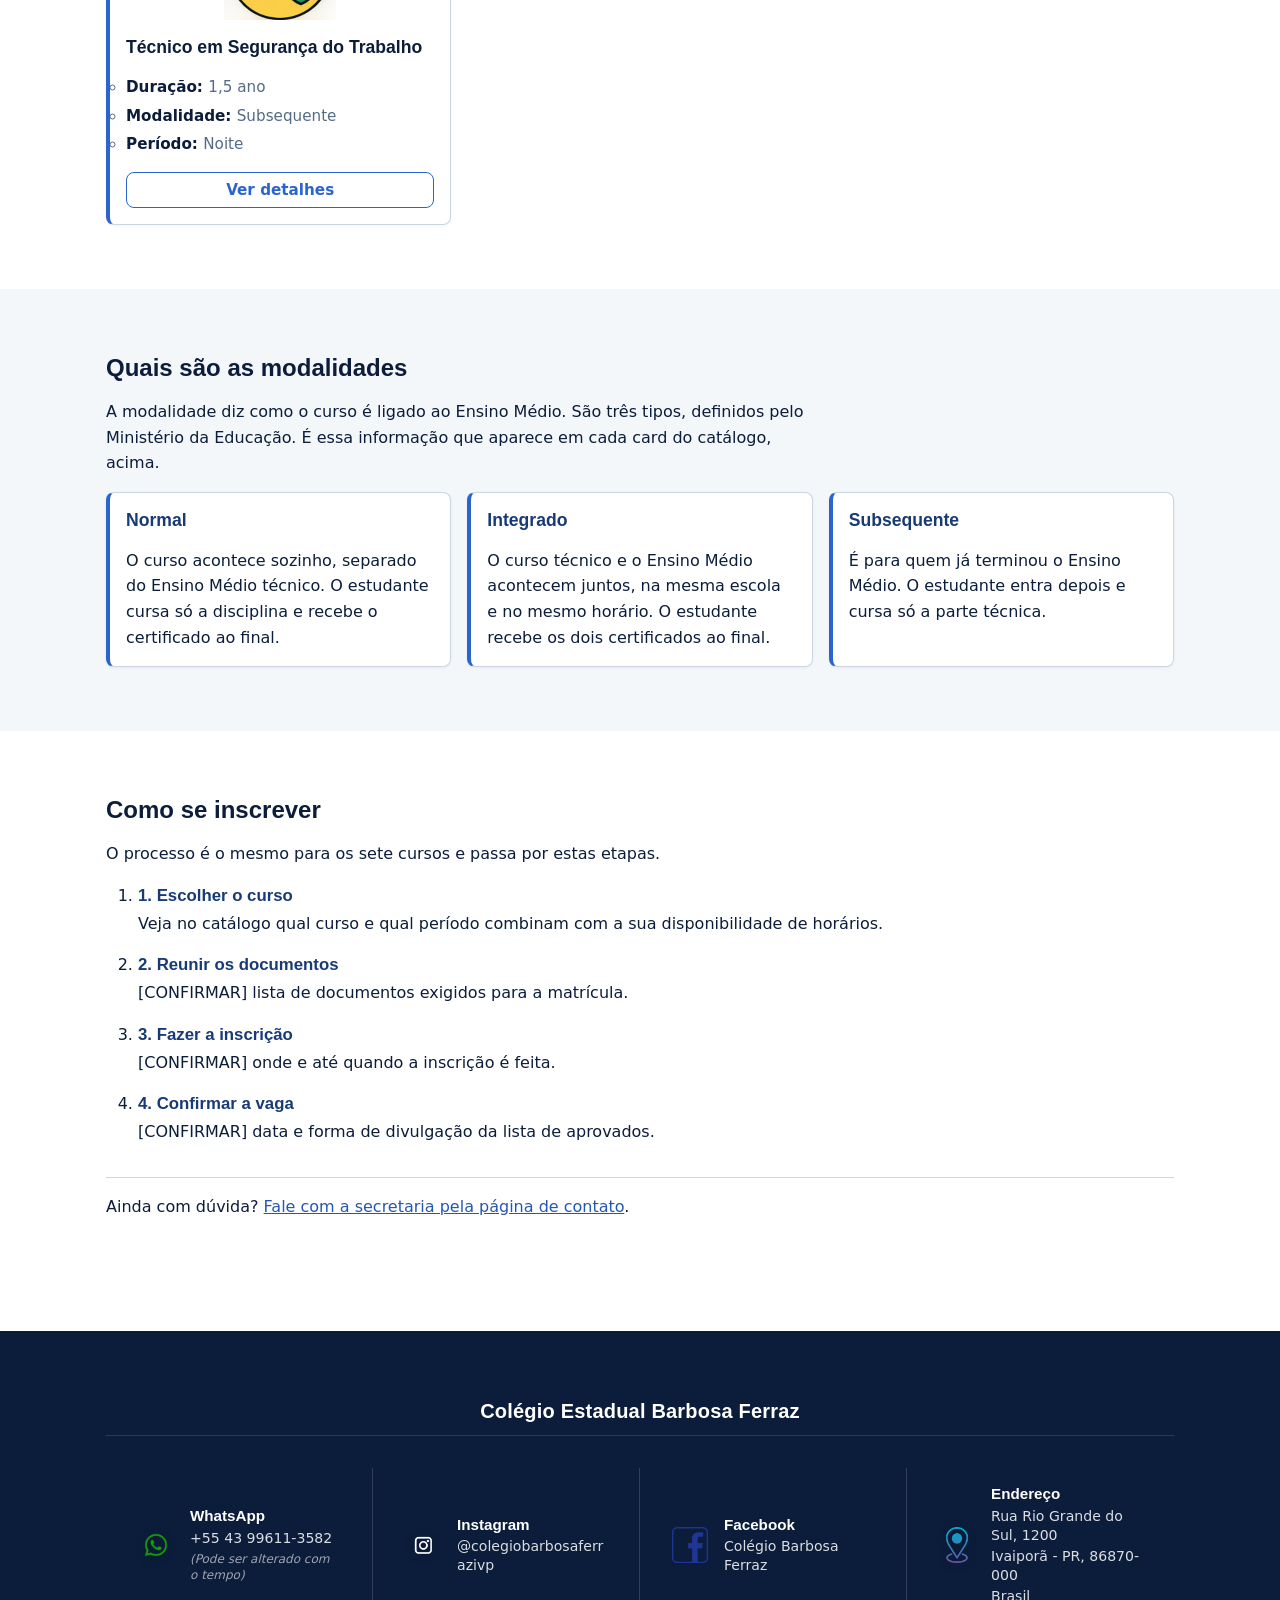
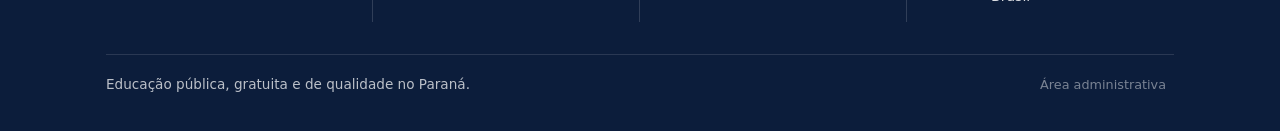
<file: paginas/cursos/index.html>
<!DOCTYPE html>
<html lang="pt-br">
<head>
  <meta charset="UTF-8">
  <meta name="viewport" content="width=device-width, initial-scale=1.0">
  <link rel="icon" type="image/png" href="../../imagens-principais/logo-colegio.png">
  <title>Cursos | Colégio Estadual Barbosa Ferraz</title>
  <!-- Estilo compartilhado por todas as páginas -->
  <link rel="stylesheet" href="../../main.css">
  <!-- Estilo só desta página (equipe Cursos) -->
  <link rel="stylesheet" href="pagina.css">
</head>
<body data-pagina="cursos">

  <!-- O menu é montado pelo arquivo principal main.js -->
  <div id="menu"></div>

  <main>

    <!-- ===== Apresentação: o que é esta página ===== -->
    <!-- Não tem título próprio: o título principal da página fica no catálogo, logo abaixo -->
    <section class="cursos-apresentacao" aria-label="Apresentação">
      <div class="container">
        <p class="cursos-apresentacao-texto">
          O Colégio Estadual Barbosa Ferraz oferece sete cursos: um curso de Ensino
          Médio, três cursos técnicos integrados e três cursos técnicos
          subsequentes. Todos estão em funcionamento e os dados de cada um estão
          no catálogo desta página.
        </p>
        <!-- [CONFIRMAR] a secretaria precisa informar o período de matrículas
             e o canal oficial de inscrição -->
        <p class="cursos-apresentacao-destaque">
          <strong>Novas turmas e inscrições:</strong>
          [CONFIRMAR] datas de matrícula e onde fazer a inscrição.
        </p>
      </div>
    </section>

    <!-- ===== Catálogo com os 7 cursos (título da página) ===== -->
    <section class="cursos-catalogo" aria-labelledby="cursos-catalogo-titulo">
      <div class="container">

        <h1 id="cursos-catalogo-titulo">Cursos</h1>
        <p class="cursos-secao-texto">
          Catálogo dos sete cursos em funcionamento. Cada curso informa a duração,
          a modalidade e o período em que as aulas acontecem. Toque em um card
          para abrir a explicação completa do curso.
        </p>

        <!-- Filtro por modalidade: o pagina.js mostra e esconde os cards -->
        <div class="cursos-filtros">
          <p class="cursos-filtros-rotulo" id="cursos-filtros-rotulo">
            Filtrar por modalidade
          </p>
          <div class="cursos-filtros-botoes" role="group" aria-labelledby="cursos-filtros-rotulo">
            <button type="button" class="botao cursos-filtro" data-modalidade="Todas" aria-pressed="true">
              Todas
            </button>
            <button type="button" class="botao cursos-filtro" data-modalidade="Normal" aria-pressed="false">
              Normal
            </button>
            <button type="button" class="botao cursos-filtro" data-modalidade="Integrado" aria-pressed="false">
              Integrado
            </button>
            <button type="button" class="botao cursos-filtro" data-modalidade="Subsequente" aria-pressed="false">
              Subsequente
            </button>
          </div>
          <!-- O JavaScript escreve aqui quantos cursos estão aparecendo -->
          <p class="cursos-contagem" id="cursos-contagem" role="status"></p>
        </div>

        <!-- Os 7 cards são gerados pelo pagina.js a partir da lista de cursos -->
        <ul class="grade cursos-lista" id="lista-cursos"></ul>

        <!-- Aparece só se nenhum curso combinar com a modalidade escolhida -->
        <p class="cursos-vazio" id="cursos-vazio" hidden>
          Nenhum curso nessa modalidade no momento.
        </p>
      </div>
    </section>

    <!-- ===== O que significa cada modalidade ===== -->
    <section class="cursos-modalidades" aria-labelledby="cursos-modalidades-titulo">
      <div class="container">
        <h2 id="cursos-modalidades-titulo">Quais são as modalidades</h2>
        <p class="cursos-secao-texto">
          A modalidade diz como o curso é ligado ao Ensino Médio. São três tipos,
          definidos pelo Ministério da Educação. É essa informação que aparece em
          cada card do catálogo, acima.
        </p>

        <div class="grade cursos-modalidades-grade">
          <article class="card cursos-modalidade">
            <h3 class="cursos-modalidade-nome">Normal</h3>
            <p>
              O curso acontece sozinho, separado do Ensino Médio técnico. O
              estudante cursa só a disciplina e recebe o certificado ao final.
            </p>
          </article>

          <article class="card cursos-modalidade">
            <h3 class="cursos-modalidade-nome">Integrado</h3>
            <p>
              O curso técnico e o Ensino Médio acontecem juntos, na mesma escola e
              no mesmo horário. O estudante recebe os dois certificados ao final.
            </p>
          </article>

          <article class="card cursos-modalidade">
            <h3 class="cursos-modalidade-nome">Subsequente</h3>
            <p>
              É para quem já terminou o Ensino Médio. O estudante entra depois e
              cursa só a parte técnica.
            </p>
          </article>
        </div>
      </div>
    </section>

    <!-- ===== Como se inscrever ===== -->
    <section class="cursos-inscricao" aria-labelledby="cursos-inscricao-titulo">
      <div class="container">
        <h2 id="cursos-inscricao-titulo">Como se inscrever</h2>
        <p class="cursos-secao-texto">
          O processo é o mesmo para os sete cursos e passa por estas etapas.
        </p>

        <ol class="cursos-passos">
          <li class="cursos-passo">
            <h3 class="cursos-passo-nome">1. Escolher o curso</h3>
            <p>
              Veja no catálogo qual curso e qual período combinam com a sua
              disponibilidade de horários.
            </p>
          </li>
          <li class="cursos-passo">
            <h3 class="cursos-passo-nome">2. Reunir os documentos</h3>
            <p>
              <!-- [CONFIRMAR] a lista de documentos pode mudar por curso -->
              [CONFIRMAR] lista de documentos exigidos para a matrícula.
            </p>
          </li>
          <li class="cursos-passo">
            <h3 class="cursos-passo-nome">3. Fazer a inscrição</h3>
            <p>
              <!-- [CONFIRMAR] falta confirmar o local e o prazo -->
              [CONFIRMAR] onde e até quando a inscrição é feita.
            </p>
          </li>
          <li class="cursos-passo">
            <h3 class="cursos-passo-nome">4. Confirmar a vaga</h3>
            <p>
              <!-- [CONFIRMAR] número de vagas por turma não informado ainda -->
              [CONFIRMAR] data e forma de divulgação da lista de aprovados.
            </p>
          </li>
        </ol>

        <!-- Dúvidas vão para a página da equipe Contato -->
        <p class="cursos-inscricao-fim">
          Ainda com dúvida? <a href="../contato/index.html">Fale com a secretaria pela página de contato</a>.
        </p>
      </div>
    </section>

    <!-- ===== Modal: a explicação completa de cada curso ===== -->
    <!-- Fica escondido no código. O pagina.js preenche os textos e abre com showModal() -->
    <dialog class="cursos-modal" id="cursos-modal" aria-labelledby="cursos-modal-titulo">
      <div class="cursos-modal-caixa">
        <!-- Topo: nome do curso e botão de fechar -->
        <div class="cursos-modal-topo">
          <h2 class="cursos-modal-titulo" id="cursos-modal-titulo"></h2>
          <button type="button" class="cursos-modal-fechar" id="cursos-modal-fechar">
            Fechar
          </button>
        </div>

        <!-- Resumo do curso -->
        <p class="cursos-modal-resumo" id="cursos-modal-resumo"></p>

        <!-- Duração, modalidade, período e vagas -->
        <ul class="cursos-modal-dados" id="cursos-modal-dados"></ul>

        <!-- Bloco "O que você vai aprender". some nos cursos sem lista -->
        <div class="cursos-modal-topicos-bloco" id="cursos-modal-topicos-bloco">
          <h3 class="cursos-modal-subtitulo">O que você vai aprender</h3>
          <ul class="cursos-modal-topicos" id="cursos-modal-topicos"></ul>
        </div>

        <!-- Aviso honesto: o texto ainda não foi validado pela secretaria -->
        <p class="cursos-modal-aviso">
          Texto descritivo de referência, ainda em validação pela secretaria.
        </p>
      </div>
    </dialog>

  </main>

  <!-- O rodapé é montado pelo arquivo principal main.js -->
  <div id="rodape"></div>

  <!-- Primeiro os comportamentos globais, depois o JavaScript desta página -->
  <script src="../../main.js"></script>
  <script src="pagina.js"></script>
</body>
</html>
</file>
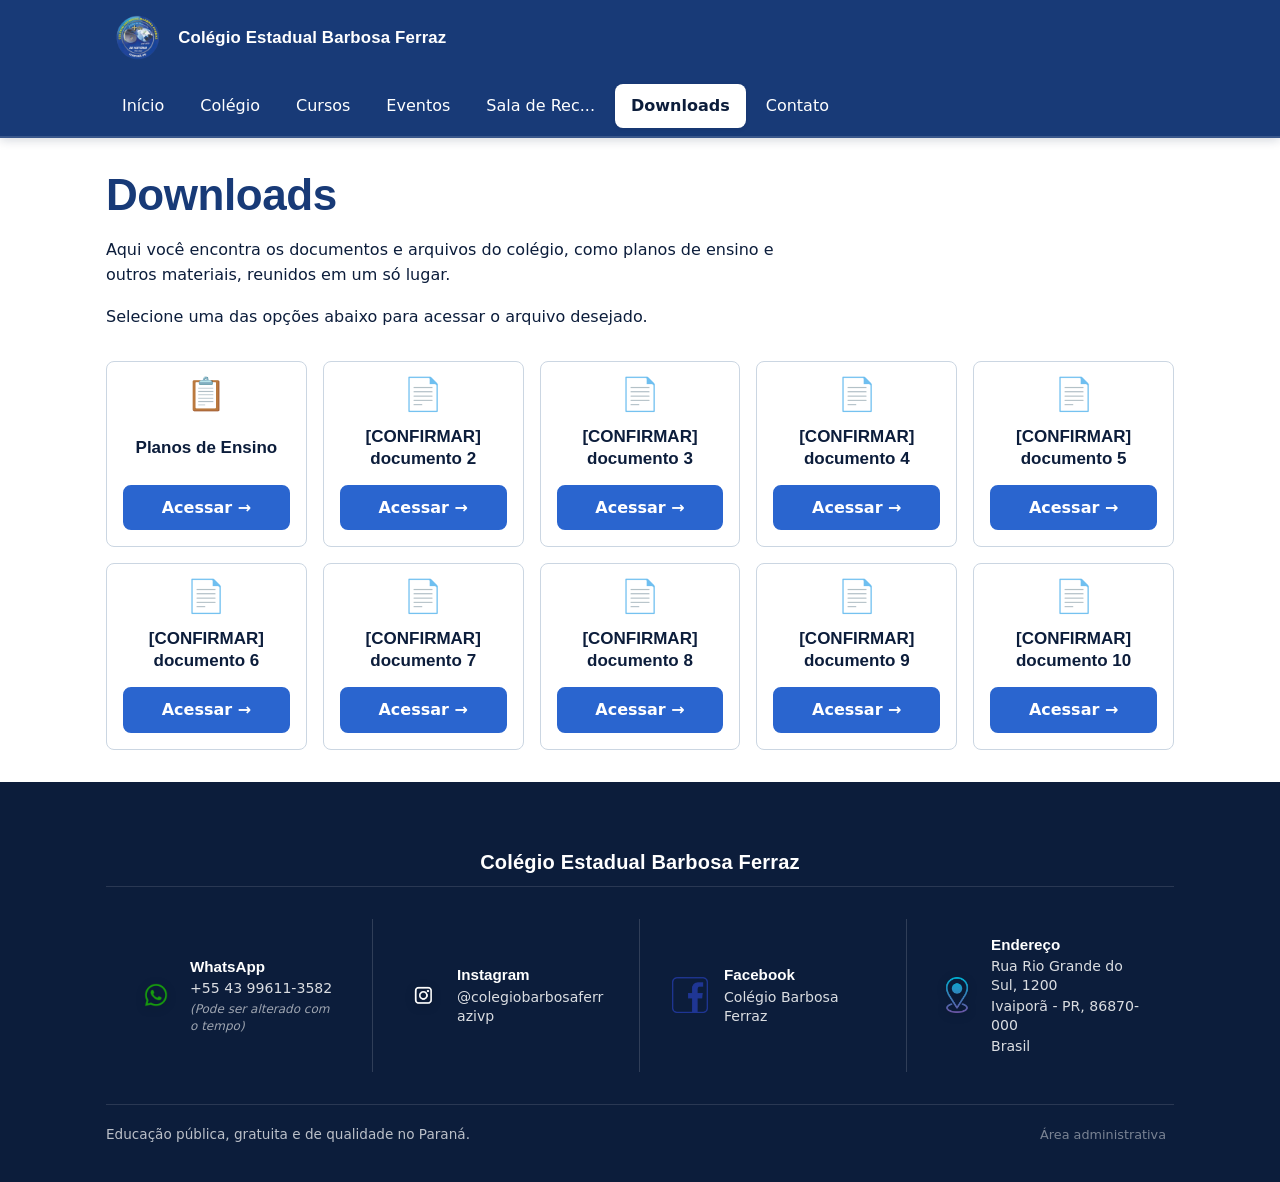
<file: paginas/downloads/index.html>
<!DOCTYPE html>
<html lang="pt-br">
<head>
  <meta charset="UTF-8">
  <meta name="viewport" content="width=device-width, initial-scale=1.0">
  <link rel="icon" type="image/png" href="../../imagens-principais/logo-colegio.png">
  <title>Downloads | Colégio Estadual Barbosa Ferraz</title>
  <!-- Estilo compartilhado por todas as páginas -->
  <link rel="stylesheet" href="../../main.css">
  <!-- Estilo só desta página (equipe Downloads) -->
  <link rel="stylesheet" href="pagina.css">
</head>
<body data-pagina="downloads">

  <!-- O menu é montado pelo arquivo principal main.js -->
  <div id="menu"></div>

  <main class="container">
    <!-- Seção de documentos e arquivos para download -->
    <section class="downloads" aria-labelledby="downloads-titulo">

      <!-- Cabeçalho: título, apresentação e orientação ao visitante -->
      <header class="downloads-header">
        <h1 id="downloads-titulo">Downloads</h1>
        <p>
          Aqui você encontra os documentos e arquivos do colégio, como planos de
          ensino e outros materiais, reunidos em um só lugar.
        </p>
        <p>Selecione uma das opções abaixo para acessar o arquivo desejado.</p>
      </header>

      <!-- Grade de cards: preenchida pelo pagina.js -->
      <div class="downloads-grid" id="downloads-grid"></div>

    </section>
  </main>

  <!-- O rodapé é montado pelo arquivo principal main.js -->
  <div id="rodape"></div>

  <!-- Primeiro os comportamentos globais, depois o JavaScript desta página -->
  <script src="../../main.js"></script>
  <script src="pagina.js"></script>
</body>
</html>
</file>
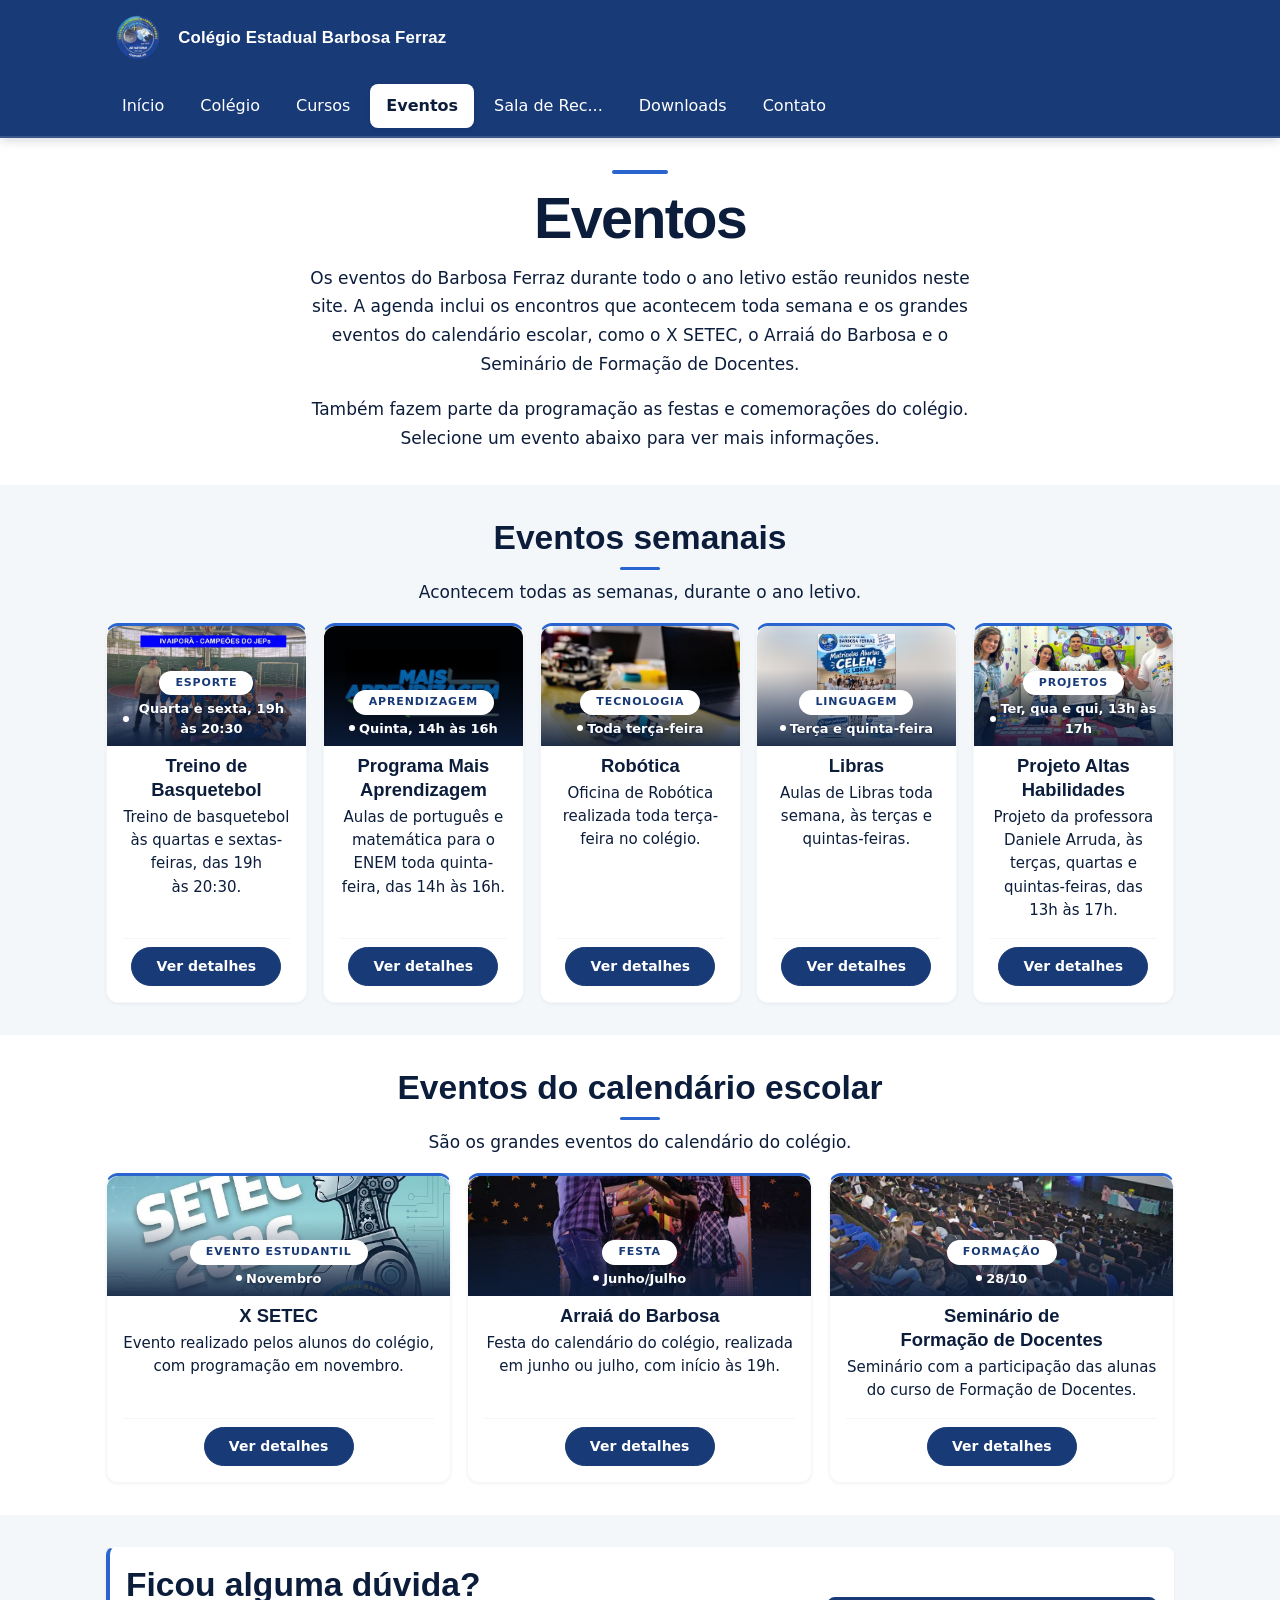
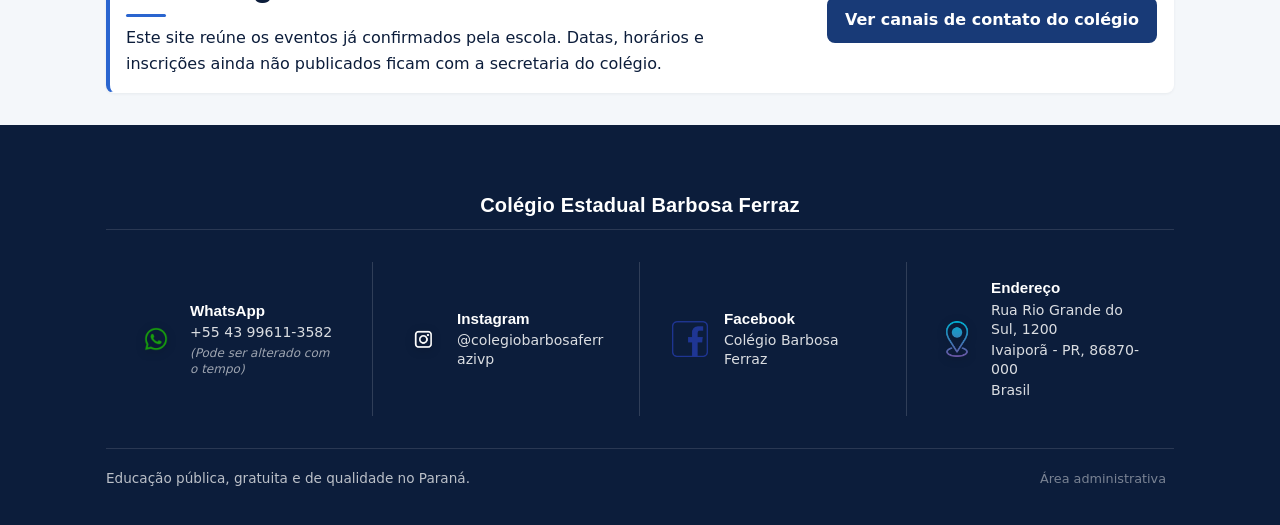
<file: paginas/eventos/index.html>
<!DOCTYPE html>
<html lang="pt-br">
<head>
  <meta charset="UTF-8">
  <meta name="viewport" content="width=device-width, initial-scale=1.0">
  <link rel="icon" type="image/png" href="../../imagens-principais/logo-colegio.png">
  <title>Eventos | Colégio Estadual Barbosa Ferraz</title>
  <link rel="icon" type="image/png" href="../../imagens-principais/logo-colegio.png">
  <!-- Estilo compartilhado por todas as páginas -->
  <link rel="stylesheet" href="../../main.css">
  <!-- Estilo só desta página (equipe Eventos) -->
  <link rel="stylesheet" href="pagina.css">
</head>
<body data-pagina="eventos">

  <!-- O menu é montado pelo arquivo principal main.js -->
  <div id="menu"></div>

  <main>
    <!-- ===== Abertura da página: título e apresentação da agenda ===== -->
    <section class="eventos-abertura" aria-labelledby="eventos-titulo">
      <div class="container eventos-abertura-conteudo">
        <h1 class="eventos-titulo" id="eventos-titulo">Eventos</h1>

        <div class="eventos-abertura-texto">
          <p>
            Os eventos do Barbosa Ferraz durante todo o ano letivo estão reunidos
            neste site. A agenda inclui os encontros que acontecem toda semana e
            os grandes eventos do calendário escolar, como o X SETEC, o Arraiá do
            Barbosa e o Seminário de Formação de Docentes.
          </p>
          <p>
            Também fazem parte da programação as festas e comemorações do colégio.
            Selecione um evento abaixo para ver mais informações.
          </p>
        </div>
      </div>
    </section>

    <!-- ===== Eventos que se repetem toda semana ===== -->
    <!-- Os cards são gerados pelo pagina.js a partir da lista de eventos semanais -->
    <section class="eventos-secao eventos-secao-semanal" id="eventos-semanais" aria-labelledby="eventos-semana-titulo">
      <div class="container">
        <header class="eventos-secao-cabecalho">
          <h2 class="eventos-secao-titulo" id="eventos-semana-titulo">Eventos semanais</h2>
          <p class="eventos-secao-texto">
            Acontecem todas as semanas, durante o ano letivo.
          </p>
        </header>

        <ul class="eventos-grade eventos-grade-semanal" id="eventos-lista-semanal"></ul>
      </div>
    </section>

    <!-- ===== Demais eventos do calendário escolar ===== -->
    <section class="eventos-secao eventos-secao-anual" id="eventos-anuais" aria-labelledby="eventos-ano-titulo">
      <div class="container">
        <header class="eventos-secao-cabecalho">
          <h2 class="eventos-secao-titulo" id="eventos-ano-titulo">Eventos do calendário escolar</h2>
          <p class="eventos-secao-texto">
            São os grandes eventos do calendário do colégio.
          </p>
        </header>

        <ul class="eventos-grade eventos-grade-anual" id="eventos-lista-anual"></ul>
      </div>
    </section>

    <!-- ===== Encerramento: onde pedir mais informações ===== -->
    <section class="eventos-fechamento" aria-labelledby="eventos-fechamento-titulo">
      <div class="container">
        <div class="card eventos-encerramento">
          <div class="eventos-encerramento-texto">
            <h2 class="eventos-secao-titulo" id="eventos-fechamento-titulo">Ficou alguma dúvida?</h2>
            <p>
              Este site reúne os eventos já confirmados pela escola. Datas, horários
              e inscrições ainda não publicados ficam com a secretaria do colégio.
            </p>
          </div>

          <a class="botao eventos-botao" href="../contato/index.html">
            Ver canais de contato do colégio
          </a>
        </div>
      </div>
    </section>
  </main>

  <!-- O rodapé é montado pelo arquivo principal main.js -->
  <div id="rodape"></div>

  <!-- Primeiro os comportamentos globais, depois o JavaScript desta página -->
  <script src="../../main.js"></script>
  <script src="pagina.js"></script>
</body>
</html>
</file>
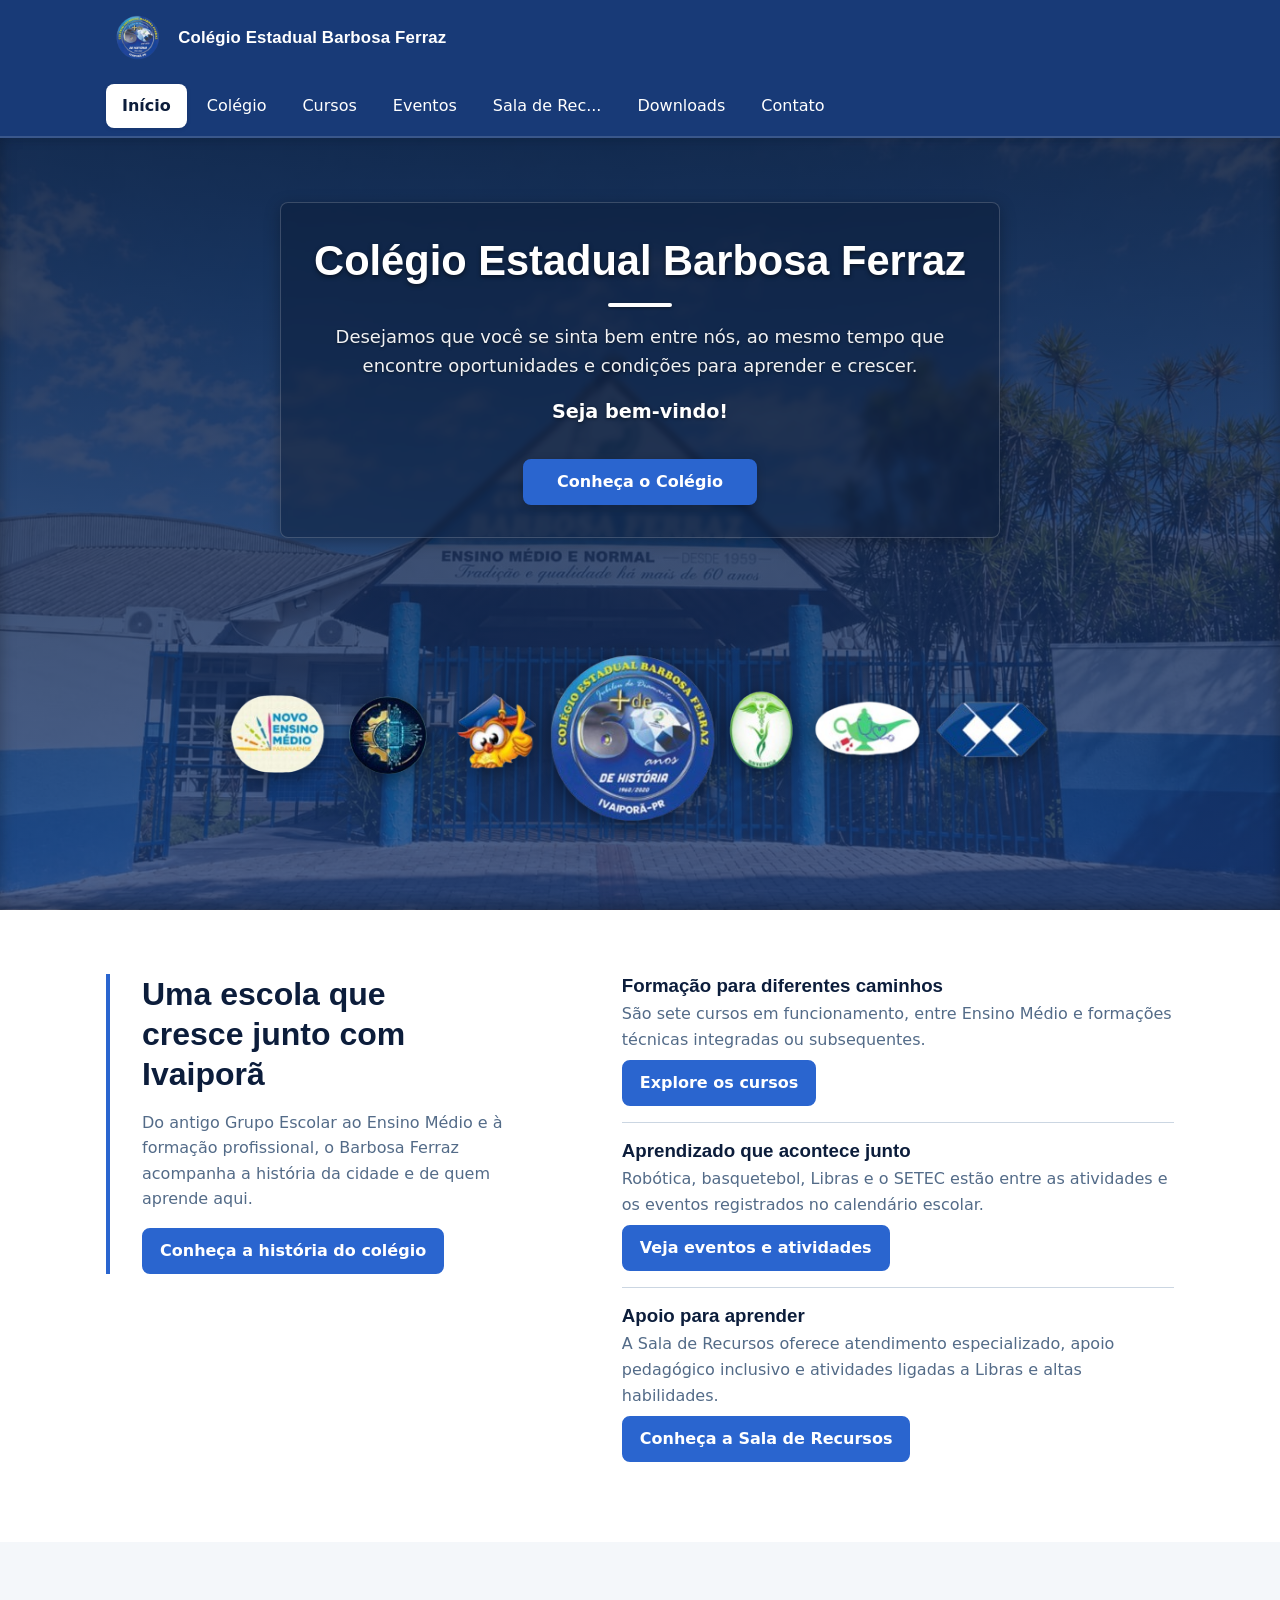
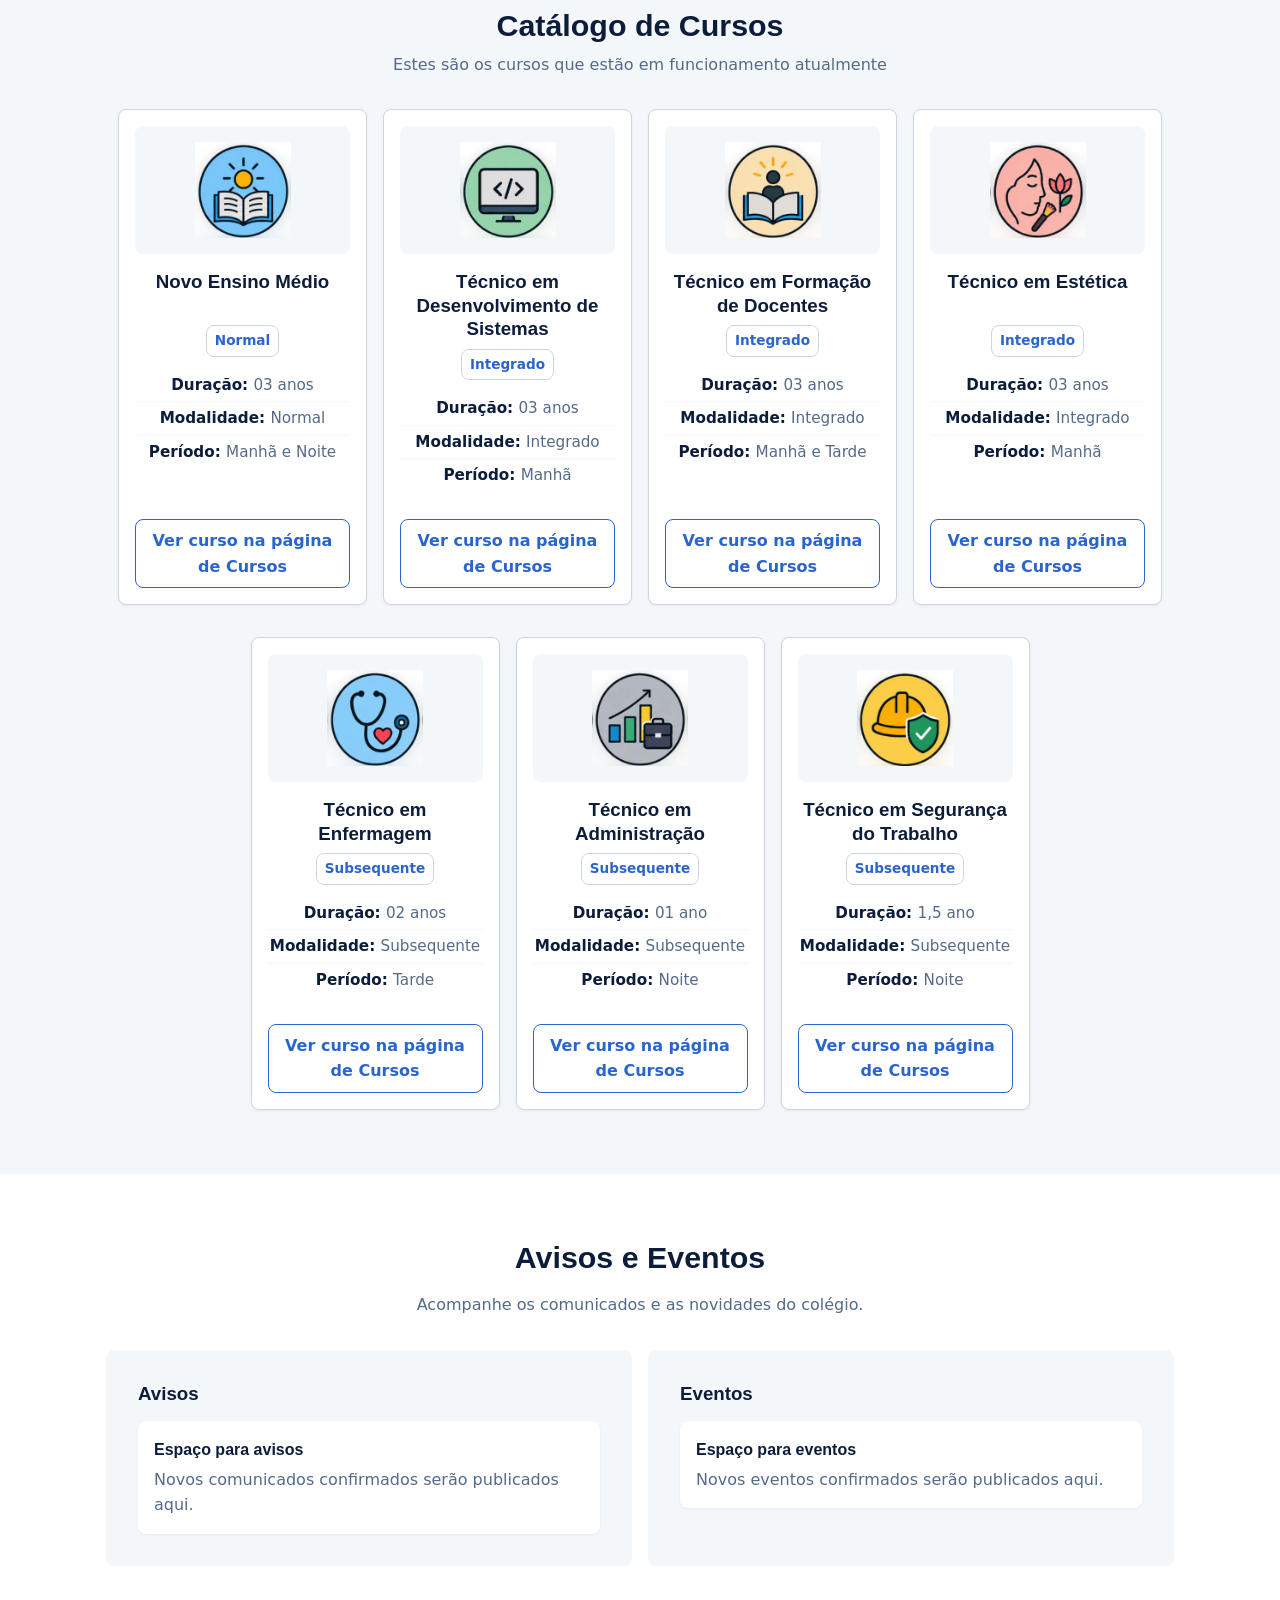
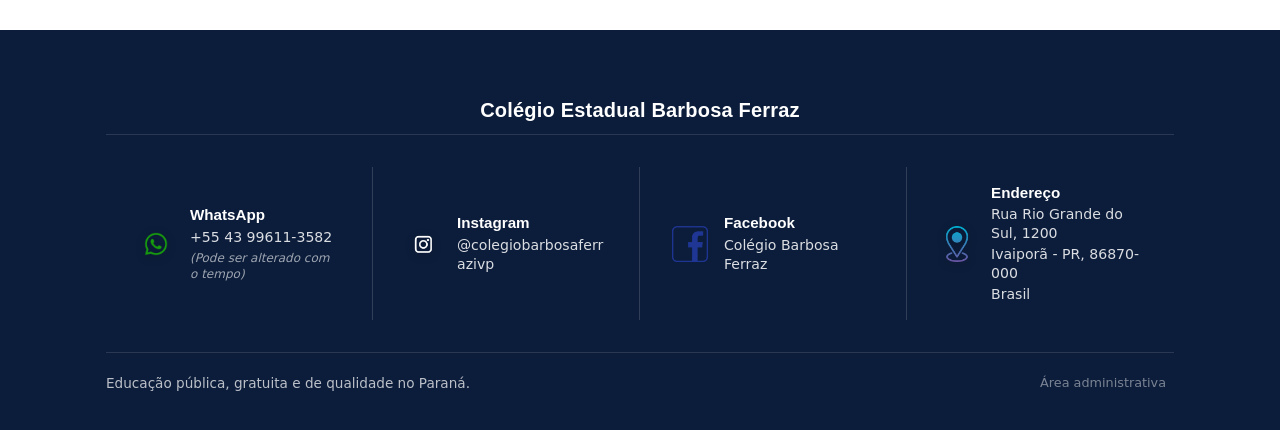
<file: paginas/inicio/index.html>
<!DOCTYPE html>
<html lang="pt-br">
<head>
  <meta charset="UTF-8">
  <meta name="viewport" content="width=device-width, initial-scale=1.0">
  <link rel="icon" type="image/png" href="../../imagens-principais/logo-colegio.png">
  <title>Início | Colégio Estadual Barbosa Ferraz</title>

  <!-- Estilo compartilhado por todas as páginas -->
  <link rel="stylesheet" href="../../main.css">
  <!-- Estilo só desta página (equipe Início) -->
  <link rel="stylesheet" href="pagina.css">
</head>
<body data-pagina="inicio">

  <!-- O menu é montado pelo arquivo principal main.js -->
  <div id="menu"></div>

  <main>
    <!-- ===== Apresentação principal (hero) com banner completo da entrada do colégio ===== -->
    <!-- O banner desce e acolhe tanto a mensagem de acolhimento quanto a faixa com as marcas dos cursos e 60 anos -->
    <section class="inicio-hero">
      <div class="inicio-hero-banner">
        <div class="container inicio-hero-conteudo">
          <h1 class="inicio-titulo">Colégio Estadual Barbosa Ferraz</h1>
          <p class="inicio-hero-texto">
            Desejamos que você se sinta bem entre nós, ao mesmo tempo que
            encontre oportunidades e condições para aprender e crescer.
          </p>
          <p class="inicio-hero-texto inicio-hero-destaque"><strong>Seja bem-vindo!</strong></p>
          <!-- Botão para a página institucional do colégio -->
          <a class="botao inicio-botao" href="../colegio/index.html">Conheça o Colégio</a>
        </div>

        <!-- Faixa com as marcas dos cursos e dos 60 anos integrada diretamente sobre o banner -->
        <div class="container inicio-hero-marcas">
          <img class="inicio-hero-imagem" src="imagens/recepcao-inicial.png"
               alt="Marcas dos cursos do colégio e emblema dos 60 anos do Colégio Estadual Barbosa Ferraz">
        </div>
      </div>
    </section>

    <!-- ===== Apresentação da história e das experiências do colégio ===== -->
    <section class="inicio-contexto" aria-labelledby="inicio-contexto-titulo">
      <div class="container inicio-contexto-layout">
        <div class="inicio-contexto-abertura">
          <h2 class="inicio-contexto-titulo" id="inicio-contexto-titulo">
            Uma escola que cresce junto com Ivaiporã
          </h2>
          <p>
            Do antigo Grupo Escolar ao Ensino Médio e à formação profissional,
            o Barbosa Ferraz acompanha a história da cidade e de quem aprende aqui.
          </p>
          <a class="botao inicio-contexto-link" href="../colegio/index.html">
            Conheça a história do colégio
          </a>
        </div>

        <div class="inicio-contexto-pautas">
          <article class="inicio-contexto-item">
            <h3>Formação para diferentes caminhos</h3>
            <p>
              São sete cursos em funcionamento, entre Ensino Médio e formações
              técnicas integradas ou subsequentes.
            </p>
            <a class="botao inicio-contexto-link" href="../cursos/index.html">
              Explore os cursos
            </a>
          </article>

          <article class="inicio-contexto-item">
            <h3>Aprendizado que acontece junto</h3>
            <p>
              Robótica, basquetebol, Libras e o SETEC estão entre as atividades
              e os eventos registrados no calendário escolar.
            </p>
            <a class="botao inicio-contexto-link" href="../eventos/index.html">
              Veja eventos e atividades
            </a>
          </article>

          <article class="inicio-contexto-item">
            <h3>Apoio para aprender</h3>
            <p>
              A Sala de Recursos oferece atendimento especializado, apoio
              pedagógico inclusivo e atividades ligadas a Libras e altas habilidades.
            </p>
            <a class="botao inicio-contexto-link" href="../sala-recursos/index.html">
              Conheça a Sala de Recursos
            </a>
          </article>
        </div>
      </div>
    </section>

    <!-- ===== Catálogo de cursos ===== -->
    <!-- A seção ocupa a largura toda (fundo cinza); o .container centraliza o conteúdo -->
    <section class="inicio-catalogo">
      <div class="container">
        <h2 class="inicio-secao-titulo">Catálogo de Cursos</h2>
        <p class="inicio-secao-subtitulo">Estes são os cursos que estão em funcionamento atualmente</p>

        <!-- Os cards são gerados pelo pagina.js a partir de uma lista de cursos -->
        <ul class="inicio-lista-cursos" id="lista-cursos"></ul>
      </div>
    </section>

    <!-- ===== Quadro de avisos e eventos ===== -->
    <section class="inicio-recados" aria-labelledby="inicio-recados-titulo">
      <div class="container">
        <h2 class="inicio-recados-titulo" id="inicio-recados-titulo">Avisos e Eventos</h2>
        <p class="inicio-recados-subtitulo">
          Acompanhe os comunicados e as novidades do colégio.
        </p>

        <div class="inicio-grade-recados">
          <section class="inicio-grupo-recados" aria-labelledby="inicio-avisos-titulo">
            <h3 id="inicio-avisos-titulo">Avisos</h3>
            <ul class="inicio-lista-recados">
              <!-- Para incluir um aviso, adicione outro artigo dentro desta lista. -->
              <li>
                <article class="inicio-recado-card">
                  <h4>Espaço para avisos</h4>
                  <p>Novos comunicados confirmados serão publicados aqui.</p>
                </article>
              </li>
            </ul>
          </section>

          <section class="inicio-grupo-recados" aria-labelledby="inicio-eventos-titulo">
            <h3 id="inicio-eventos-titulo">Eventos</h3>
            <ul class="inicio-lista-recados">
              <!-- Para incluir um evento, adicione outro artigo dentro desta lista. -->
              <li>
                <article class="inicio-recado-card">
                  <h4>Espaço para eventos</h4>
                  <p>Novos eventos confirmados serão publicados aqui.</p>
                </article>
              </li>
            </ul>
          </section>
        </div>
      </div>
    </section>
  </main>

  <!-- O rodapé é montado pelo arquivo principal main.js -->
  <div id="rodape"></div>

  <!-- Primeiro os comportamentos globais, depois o JavaScript desta página -->
  <script src="../../main.js"></script>
  <script src="pagina.js"></script>
</body>
</html>
</file>
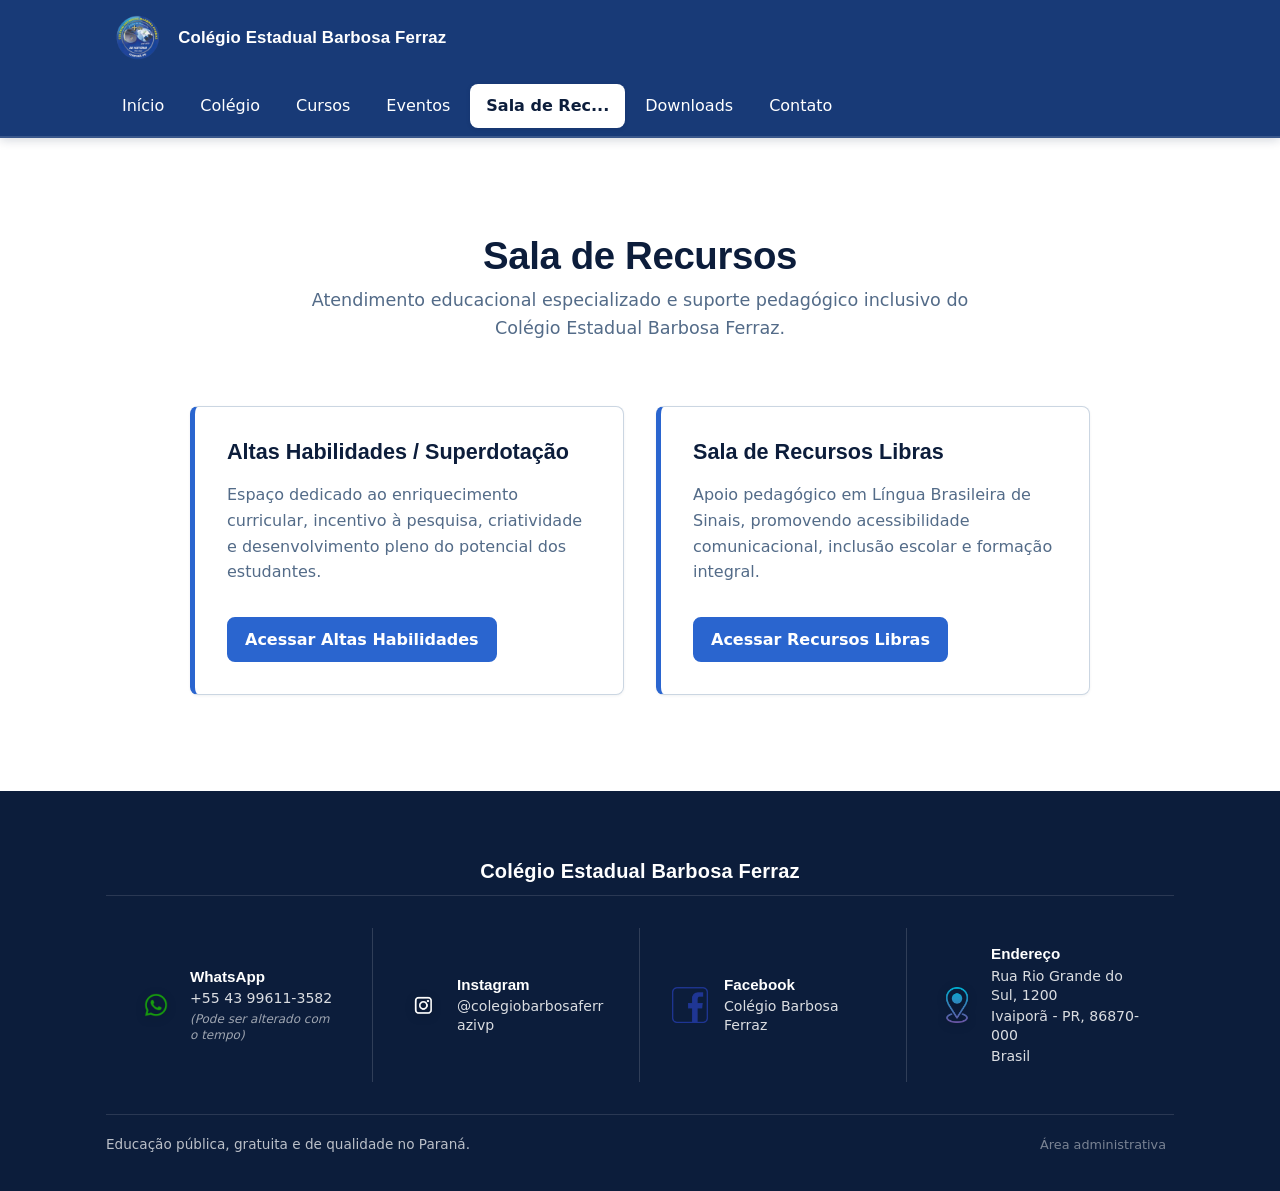
<file: paginas/sala-recursos/index.html>
<!DOCTYPE html>
<html lang="pt-br">

<head>
  <meta charset="UTF-8">
  <meta name="viewport" content="width=device-width, initial-scale=1.0">
  <link rel="icon" type="image/png" href="../../imagens-principais/logo-colegio.png">
  <title>Sala de Recursos | Colégio Estadual Barbosa Ferraz</title>

  <!-- Estilo compartilhado por todas as páginas -->
  <link rel="stylesheet" href="../../main.css">
  <!-- Estilo específico desta página -->
  <link rel="stylesheet" href="pagina.css">
</head>

<body data-pagina="sala-recursos">

  <!-- O menu é montado pelo arquivo principal main.js -->
  <div id="menu"></div>

  <main>
    <section class="sala-recursos-secao">
      <div class="container">
        <h1 class="sala-recursos-titulo">Sala de Recursos</h1>
        <p class="sala-recursos-subtitulo">
          Atendimento educacional especializado e suporte pedagógico inclusivo do Colégio Estadual Barbosa Ferraz.
        </p>

        <!-- Grade com os dois cards clicáveis para futuras aplicações -->
        <div class="sala-recursos-grade">
          <!-- Card 1: Altas Habilidades -->
          <article class="sala-recursos-card">
            <h2 class="sala-recursos-card-titulo">Altas Habilidades / Superdotação</h2>
            <p class="sala-recursos-card-texto">
              Espaço dedicado ao enriquecimento curricular, incentivo à pesquisa, criatividade e desenvolvimento pleno
              do potencial dos estudantes.
            </p>
            <a class="botao sala-recursos-botao" href="naahs/index.html">Acessar Altas Habilidades</a>
          </article>

          <!-- Card 2: Sala de Recursos Libras -->
          <article class="sala-recursos-card">
            <h2 class="sala-recursos-card-titulo">Sala de Recursos Libras</h2>
            <p class="sala-recursos-card-texto">
              Apoio pedagógico em Língua Brasileira de Sinais, promovendo acessibilidade comunicacional, inclusão
              escolar e formação integral.
            </p>
            <a class="botao sala-recursos-botao" href="libras/index.html">Acessar Recursos Libras</a>
          </article>
        </div>
      </div>
    </section>
  </main>

  <!-- O rodapé é montado pelo arquivo principal main.js -->
  <div id="rodape"></div>

  <!-- Scripts globais e locais -->
  <script src="../../main.js"></script>
  <script src="pagina.js"></script>
</body>

</html>
</file>
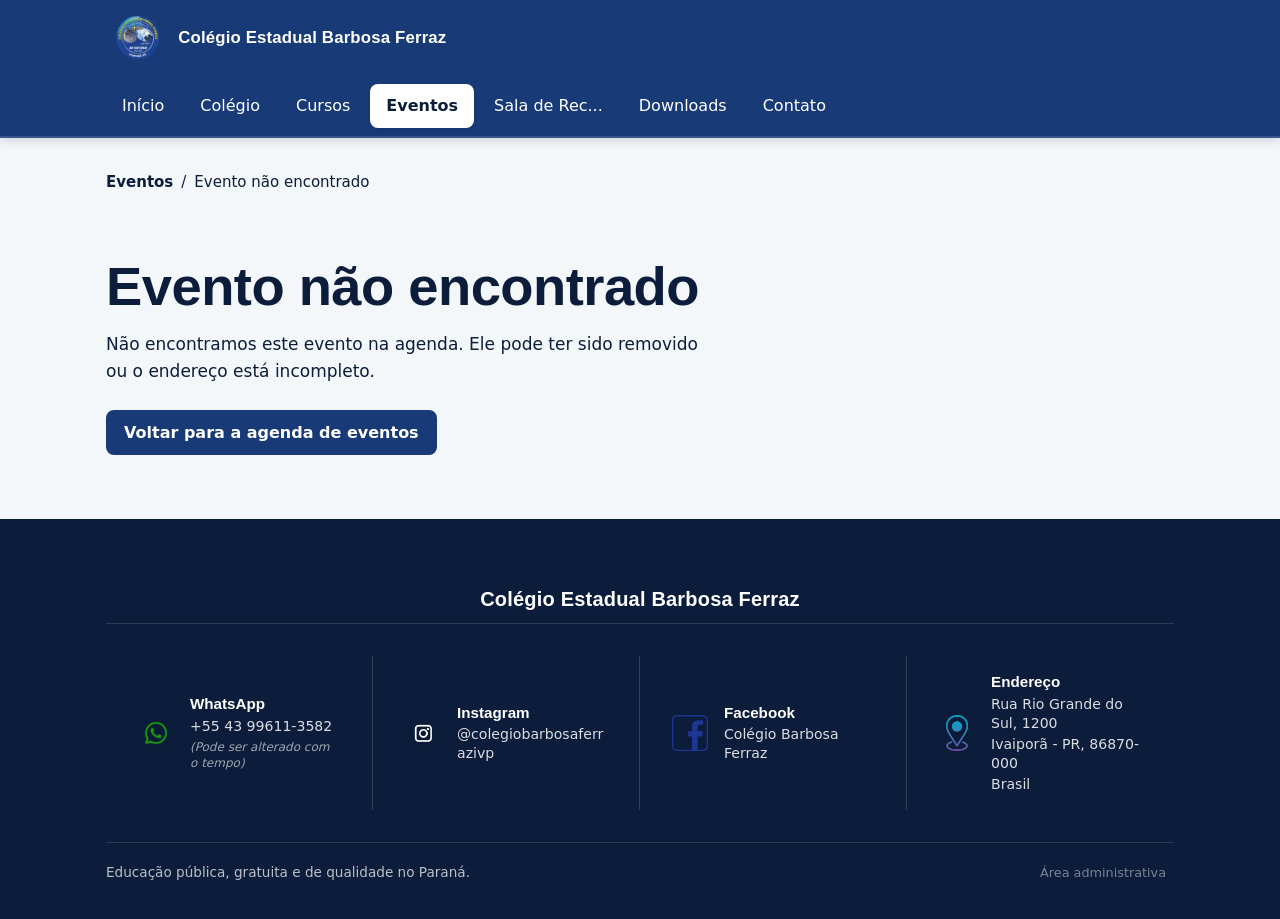
<file: paginas/eventos/evento.html>
<!DOCTYPE html>
<html lang="pt-br">
<head>
  <meta charset="UTF-8">
  <meta name="viewport" content="width=device-width, initial-scale=1.0">
  <title>Detalhes do evento | Colégio Estadual Barbosa Ferraz</title>
  <link rel="icon" type="image/png" href="../../imagens-principais/logo-colegio.png">
  <!-- Estilo compartilhado por todas as páginas -->
  <link rel="stylesheet" href="../../main.css">
  <!-- Estilo só desta página (equipe Eventos) -->
  <link rel="stylesheet" href="pagina.css">
</head>
<body data-pagina="eventos">

  <!-- O menu é montado pelo arquivo principal main.js -->
  <div id="menu"></div>

  <main id="evento-pagina">
    <!-- ===== Cabeçalho do evento escolhido ===== -->
    <section class="eventos-detalhe-abertura" aria-labelledby="evento-titulo">
      <div class="container">
        <nav class="eventos-trilha" aria-label="Você está aqui">
          <a href="index.html">Eventos</a>
          <span class="eventos-trilha-separador" aria-hidden="true">/</span>
          <span id="evento-trilha-atual" aria-current="page">Detalhes do evento</span>
        </nav>

        <div class="eventos-detalhe-cabecalho">
          <div class="eventos-detalhe-etiquetas" id="evento-etiquetas">
            <span class="eventos-etiqueta eventos-etiqueta-tipo" id="evento-tipo">Evento</span>
            <span class="eventos-etiqueta eventos-etiqueta-area" id="evento-area">Categoria</span>
          </div>

          <h1 class="eventos-detalhe-titulo" id="evento-titulo">Detalhes do evento</h1>
          <p class="eventos-detalhe-resumo" id="evento-resumo"></p>

          <!-- Este bloco só aparece se o evento do endereço não existir -->
          <div class="eventos-detalhe-erro" id="evento-erro" hidden>
            <p>
              Não encontramos este evento na agenda. Ele pode ter sido removido
              ou o endereço está incompleto.
            </p>
            <a class="botao eventos-botao" href="index.html">Voltar para a agenda de eventos</a>
          </div>
        </div>
      </div>
    </section>

    <!-- ===== Texto e informações do evento ===== -->
    <section class="eventos-detalhe-corpo" id="evento-corpo">
      <div class="container eventos-detalhe-grade">
        <article class="eventos-detalhe-artigo" aria-labelledby="evento-sobre-titulo">
          <h2 class="eventos-detalhe-subtitulo" id="evento-sobre-titulo">Sobre o evento</h2>
          <div class="eventos-detalhe-texto" id="evento-sobre"></div>

          <a class="eventos-detalhe-voltar" href="index.html">Voltar para a agenda de eventos</a>
        </article>

        <aside class="eventos-detalhe-lateral" aria-labelledby="evento-info-titulo">
          <div class="eventos-info-card">
            <h2 class="eventos-info-titulo" id="evento-info-titulo">Informações do evento</h2>

            <dl class="eventos-info-lista">
              <div>
                <dt>Quando</dt>
                <dd id="evento-quando">—</dd>
              </div>
              <div>
                <dt>Local</dt>
                <dd id="evento-local">—</dd>
              </div>
              <div>
                <dt>Inscrições</dt>
                <dd id="evento-inscricao">—</dd>
              </div>
            </dl>

            <p class="eventos-info-aviso">
              Datas, horários e inscrições não publicados devem ser confirmados
              diretamente com a secretaria.
            </p>

            <a class="botao eventos-botao eventos-info-botao" href="../contato/index.html">
              Falar com a secretaria
            </a>
          </div>
        </aside>
      </div>
    </section>
  </main>

  <!-- O rodapé é montado pelo arquivo principal main.js -->
  <div id="rodape"></div>

  <!-- Primeiro os comportamentos globais, depois o JavaScript desta página -->
  <script src="../../main.js"></script>
  <script src="pagina.js"></script>
</body>
</html>
</file>
<file: main.css>
/*
  Estilos e variáveis compartilhados por todas as páginas.
  Regras específicas de uma página ficam no arquivo pagina.css dela.
*/

/* ========== 1. VARIÁVEIS GLOBAIS ========== */
:root {
  /* Azul principal: cabeçalho, identidade visual e elementos principais (suave, sóbrio e equilibrado). */
  --cor-primaria: #183a77;

  /* Azul intermediário e vibrante moderado: botões, links e estados de ação. */
  --cor-secundaria: #2a65cf;
  --cor-link: #2457b2;
  --cor-destaque: #3375c6;

  /* Azul profundo e acolhedor: títulos, textos importantes e base do rodapé. */
  --cor-profunda: #0c1d3b;

  /* Fundo branco e cinza suave azulado para conforto de leitura e descanso visual. */
  --cor-fundo: #FFFFFF;
  --cor-fundo-suave: #F4F7FA;
  --cor-superficie: #FFFFFF;

  --cor-texto: #0c1d3b;
  --cor-texto-suave: #536b88;
  --cor-borda: #cbd6e2;

  --fonte-titulo: "Segoe UI", Roboto, "Helvetica Neue", Arial, sans-serif;
  --fonte-texto: system-ui, -apple-system, "Segoe UI", Roboto, Arial, sans-serif;

  --espaco-xs: 4px;
  --espaco-sm: 8px;
  --espaco-md: 16px;
  --espaco-lg: 32px;
  --espaco-xl: 64px;

  --raio: 8px;
  --sombra: 0 2px 8px rgba(12, 29, 59, 0.08);
  --sombra-card: 0 1px 3px rgba(12, 29, 59, 0.06);
  --sombra-card-hover: 0 6px 16px rgba(12, 29, 59, 0.12);
  --largura-max: 1100px;

  /* Paleta preservada para o conteúdo da página Início após a sincronização. */
  --inicio-cor-primaria-anterior: #183a77;
  --inicio-cor-secundaria-anterior: #2a65cf;
  --inicio-cor-profunda-anterior: #0c1d3b;
  --inicio-cor-fundo-anterior: #FFFFFF;
  --inicio-cor-fundo-suave-anterior: #F4F7FA;
  --inicio-cor-texto-suave-anterior: #536b88;
  --inicio-cor-borda-anterior: #cbd6e2;
  --inicio-sombra-anterior: 0 2px 8px rgba(12, 29, 59, 0.08);

  /* Tons de azul selecionados da paleta oficial para sobreposições e transparências suaves */
  --cor-sobreposicao-escura: rgba(12, 29, 59, 0.85);
  --cor-sobreposicao-media: rgba(24, 58, 119, 0.76);
  --cor-sobreposicao-destaque: rgba(42, 101, 207, 0.65);
}

/* ========== 2. RESET E BASE ========== */
*,
*::before,
*::after {
  box-sizing: border-box;
}

* {
  margin: 0;
  padding: 0;
}

img {
  display: block;
  max-width: 100%;
  height: auto;
}

/* Foco visível e consistente em qualquer elemento navegável pelo teclado */
:focus-visible {
  outline: 3px solid var(--cor-destaque);
  outline-offset: 2px;
}

/* ========== 3. BASE DA PÁGINA ========== */
body {
  display: flex;
  flex-direction: column;
  min-height: 100vh;
  background-color: var(--cor-fundo);
  color: var(--cor-texto);
  font-family: var(--fonte-texto);
  font-size: 1rem;
  line-height: 1.6;
}

main {
  flex: 1;
  padding-top: var(--espaco-lg);
  padding-bottom: var(--espaco-lg);
}

h1 {
  font-family: var(--fonte-titulo);
  font-weight: 800;
  font-size: clamp(1.75rem, 1.2rem + 2.2vw, 2.75rem);
  letter-spacing: -0.01em;
  color: var(--cor-primaria);
  line-height: 1.15;
  margin-bottom: var(--espaco-md);
}

h2,
h3 {
  font-family: var(--fonte-titulo);
  font-weight: 700;
  color: var(--cor-profunda);
  line-height: 1.25;
  margin-bottom: var(--espaco-md);
}

h3 {
  font-family: var(--fonte-titulo);
  font-weight: 700;
  font-size: 1.25rem;
  color: var(--cor-primaria);
  line-height: 1.3;
  margin-bottom: var(--espaco-md);
}

p {
  margin-bottom: var(--espaco-md);
}

a {
  color: var(--cor-link);
}

a:focus-visible,
button:focus-visible {
  outline: 3px solid var(--cor-destaque);
  outline-offset: 2px;
}

/* ========== 3. COMPONENTES REUTILIZÁVEIS ========== */
.container {
  width: 100%;
  max-width: var(--largura-max);
  margin-right: auto;
  margin-left: auto;
  padding-right: var(--espaco-md);
  padding-left: var(--espaco-md);
}

.botao {
  display: inline-block;
  padding: var(--espaco-sm) var(--espaco-md);
  border: 2px solid var(--cor-secundaria);
  border-radius: var(--raio);
  background-color: var(--cor-secundaria);
  color: var(--cor-fundo);
  font-family: var(--fonte-texto);
  font-weight: 600;
  font-size: 1rem;
  text-decoration: none;
  cursor: pointer;
}

.botao:hover,
.botao:focus,
.botao:focus-visible {
  background-color: var(--cor-secundaria);
  border-color: var(--cor-secundaria);
  color: var(--cor-fundo);
}

.botao-secundario {
  background-color: transparent;
  color: var(--cor-secundaria);
}

.botao-secundario:hover,
.botao-secundario:focus-visible {
  color: var(--cor-fundo);
}

/* Caixa para destacar conteúdo (cursos, eventos, avisos...) */
/* O acento na borda esquerda identifica o bloco, em vez de uma sombra igual em tudo */
.card {
  background-color: var(--cor-superficie);
  padding: var(--espaco-md);
  border: 1px solid var(--cor-borda);
  border-left: 4px solid var(--cor-secundaria);
  border-radius: var(--raio);
  box-shadow: var(--sombra-card);
}

.grade {
  display: grid;
  grid-template-columns: repeat(auto-fit, minmax(min(260px, 100%), 1fr));
  gap: var(--espaco-md);
}

/* ========== 4. CABEÇALHO E MENU ========== */
#menu {
  position: sticky;
  top: 0;
  z-index: 100;
  box-shadow: 0 2px 10px rgba(12, 29, 59, 0.18);
}

.cabecalho {
  background-color: var(--cor-primaria);
  color: var(--cor-fundo);
  border-bottom: 2px solid rgba(255, 255, 255, 0.15);
}

.cabecalho-conteudo {
  display: flex;
  flex-wrap: wrap;
  align-items: center;
  justify-content: space-between;
  gap: var(--espaco-md);
  padding-top: var(--espaco-sm);
  padding-bottom: var(--espaco-sm);
  min-height: 72px;
}

/* Marca oficial do colégio com o nome alinhado verticalmente */
.cabecalho-logo {
  display: inline-flex;
  align-items: center;
  gap: var(--espaco-md);
  color: var(--cor-fundo);
  font-family: var(--fonte-titulo);
  font-weight: 700;
  font-size: 1.05rem;
  letter-spacing: 0.01em;
  text-decoration: none;
  border-radius: var(--raio);
  padding: var(--espaco-xs) var(--espaco-sm);
  transition: opacity 0.2s ease, transform 0.2s ease;
}

.cabecalho-logo:hover {
  opacity: 0.95;
}

.cabecalho-logo:focus-visible {
  outline: 3px solid var(--cor-fundo);
  outline-offset: 2px;
}

.cabecalho-logo img {
  width: auto;
  height: 52px;
  max-width: 56px;
  object-fit: contain;
  flex-shrink: 0;
}

/* Botão do menu para celular */
.menu-botao {
  display: inline-flex;
  align-items: center;
  justify-content: center;
  padding: var(--espaco-xs) var(--espaco-md);
  min-height: 44px;
  border: 1px solid rgba(255, 255, 255, 0.6);
  border-radius: var(--raio);
  background-color: rgba(255, 255, 255, 0.1);
  color: var(--cor-fundo);
  font-family: var(--fonte-texto);
  font-weight: 600;
  font-size: 0.95rem;
  cursor: pointer;
  transition: background-color 0.2s ease, border-color 0.2s ease;
}

.menu-botao:hover,
.menu-botao:focus-visible {
  background-color: var(--cor-fundo);
  color: var(--cor-profunda);
  border-color: var(--cor-fundo);
}

.menu-nav {
  width: 100%;
}

.menu-lista {
  display: none;
  flex-direction: column;
  gap: var(--espaco-xs);
  list-style: none;
  margin-top: var(--espaco-xs);
  padding-top: var(--espaco-xs);
  border-top: 1px solid rgba(255, 255, 255, 0.15);
}

.menu-lista.aberto {
  display: flex;
}

.menu-lista a {
  display: inline-flex;
  align-items: center;
  padding: var(--espaco-sm) var(--espaco-md);
  min-height: 44px;
  border-radius: var(--raio);
  color: var(--cor-fundo);
  font-weight: 500;
  text-decoration: none;
  transition: background-color 0.18s ease, color 0.18s ease;
}

.menu-lista a:hover {
  background-color: rgba(255, 255, 255, 0.2);
  color: var(--cor-fundo);
}

.menu-lista a:focus-visible {
  outline: 3px solid var(--cor-fundo);
  outline-offset: 2px;
  background-color: rgba(255, 255, 255, 0.25);
  color: var(--cor-fundo);
}

/* Link da página atual: alto contraste e visual diferenciado */
.menu-lista a.ativo,
.menu-lista a.ativo:focus-visible {
  background-color: var(--cor-fundo);
  color: var(--cor-profunda);
  font-weight: 700;
  box-shadow: 0 1px 4px rgba(12, 29, 59, 0.15);
}

.menu-lista a.ativo:hover {
  background-color: var(--cor-fundo-suave);
  color: var(--cor-primaria);
}

/* ========== 5. RODAPÉ ========== */
.rodape {
  margin-top: auto;
  padding-top: var(--espaco-xl);
  padding-bottom: var(--espaco-lg);
  background-color: var(--cor-profunda);
  color: var(--cor-fundo);
  font-size: 0.95rem;
}

.rodape-conteudo {
  display: flex;
  flex-direction: column;
  gap: var(--espaco-lg);
}

.rodape-topo {
  text-align: center;
  padding-bottom: var(--espaco-sm);
  border-bottom: 1px solid rgba(255, 255, 255, 0.12);
}

.rodape-nome {
  font-family: var(--fonte-titulo);
  font-weight: 700;
  font-size: 1.25rem;
  color: var(--cor-fundo);
  margin-bottom: 0;
  letter-spacing: 0.01em;
}

/* Grade de áreas institucionais (WhatsApp, Instagram, Facebook, Endereço) */
/* Sem caixas/quadrados em volta; apenas linhas divisórias sutis entre cada bloco */
.rodape-grade {
  display: flex;
  flex-wrap: wrap;
  justify-content: space-between;
  align-items: stretch;
  gap: 0;
}

/* Item clicável independente e limpo */
.rodape-item {
  display: flex;
  align-items: center;
  gap: var(--espaco-md);
  flex: 1 1 220px;
  padding: var(--espaco-md) var(--espaco-lg);
  color: var(--cor-fundo);
  text-decoration: none;
  background-color: transparent;
  border-right: 1px solid rgba(255, 255, 255, 0.15);
  transition: background-color 0.2s ease, opacity 0.2s ease;
}

/* Remove a linha do último item */
.rodape-item:last-child {
  border-right: none;
}

.rodape-item:hover {
  background-color: rgba(255, 255, 255, 0.05);
  opacity: 0.95;
}

.rodape-item:focus-visible {
  outline: 2px solid var(--cor-fundo);
  outline-offset: 2px;
  background-color: rgba(255, 255, 255, 0.08);
}

/* Ícone da rede / contato sem moldura externa */
.rodape-item-icone {
  width: 36px;
  height: 36px;
  object-fit: contain;
  flex-shrink: 0;
  filter: drop-shadow(0 2px 4px rgba(0, 0, 0, 0.25));
  transition: transform 0.2s ease;
}

.rodape-item:hover .rodape-item-icone {
  transform: scale(1.08);
}

/* Para o ícone do Facebook, remove qualquer filtro ou efeito de brilho */
.rodape-card-icone-facebook {
  filter: none;
}

.rodape-item-info {
  display: flex;
  flex-direction: column;
  gap: 2px;
  line-height: 1.35;
  font-size: 0.88rem;
}

.rodape-item-titulo {
  font-family: var(--fonte-titulo);
  font-size: 0.95rem;
  color: var(--cor-fundo);
}

.rodape-item-linha {
  color: rgba(255, 255, 255, 0.85);
  word-break: break-word;
}

.rodape-item-nota {
  font-size: 0.75rem;
  color: rgba(255, 255, 255, 0.6);
  font-style: italic;
  margin-top: 1px;
}

.rodape-base {
  display: flex;
  flex-wrap: wrap;
  align-items: center;
  justify-content: space-between;
  gap: var(--espaco-sm);
  padding-top: var(--espaco-md);
  border-top: 1px solid rgba(255, 255, 255, 0.12);
  color: rgba(255, 255, 255, 0.72);
  font-size: 0.85rem;
}

.rodape-base p {
  margin-bottom: 0;
}

/* Link discreto para a área administrativa */
.rodape-link-admin {
  color: rgba(255, 255, 255, 0.45);
  font-size: 0.8rem;
  text-decoration: none;
  padding: 4px 8px;
  border-radius: var(--raio);
  transition: color 0.2s ease, background-color 0.2s ease;
}

.rodape-link-admin:hover {
  color: rgba(255, 255, 255, 0.9);
  background-color: rgba(255, 255, 255, 0.08);
}

.rodape-link-admin:focus-visible {
  outline: 2px solid var(--cor-fundo);
  outline-offset: 2px;
  color: var(--cor-fundo);
}

/* ========== 6. RESPONSIVIDADE E ACESSIBILIDADE GLOBAL ========== */
@media (min-width: 768px) {
  .menu-botao {
    display: none;
  }

  .menu-nav {
    width: auto;
  }

  .menu-lista {
    display: flex;
    flex-direction: row;
    align-items: center;
    gap: var(--espaco-xs);
    margin-top: 0;
    padding-top: 0;
    border-top: none;
  }
}

@media (max-width: 768px) {
  .cabecalho-logo {
    font-size: 0.95rem;
    gap: var(--espaco-sm);
  }

  .cabecalho-logo img {
    height: 44px;
  }
}

@media (max-width: 480px) {
  .cabecalho-conteudo {
    min-height: 60px;
  }

  .cabecalho-logo {
    font-size: 0.88rem;
    max-width: calc(100% - 80px);
  }

  .cabecalho-logo img {
    height: 38px;
  }

  .rodape {
    padding-top: var(--espaco-lg);
    padding-bottom: var(--espaco-md);
  }

  .rodape-grade {
    flex-direction: column;
  }

  .rodape-item {
    border-right: none;
    border-bottom: 1px solid rgba(255, 255, 255, 0.12);
    padding: var(--espaco-sm) var(--espaco-xs);
  }

  .rodape-item:last-child {
    border-bottom: none;
  }
}

/* Respeito à preferência do usuário por movimento reduzido */
@media (prefers-reduced-motion: reduce) {
  *,
  *::before,
  *::after {
    animation-duration: 0.01ms !important;
    animation-iteration-count: 1 !important;
    transition-duration: 0.01ms !important;
    scroll-behavior: auto !important;
  }

  .rodape-item,
  .rodape-item:hover,
  .rodape-item:focus-visible,
  .rodape-item-icone,
  .rodape-item:hover .rodape-item-icone {
    transform: none;
  }
}
</file>
<file: paginas/admin/pagina.css>
/*
  Estilos da Área Administrativa
  Classes com prefixo "admin-"
  Utiliza somente variáveis globais do main.css
*/

.admin-secao {
  padding-top: var(--espaco-xl);
  padding-bottom: var(--espaco-xl);
  background-color: var(--cor-fundo-suave);
  min-height: calc(100vh - 280px);
  display: flex;
  align-items: center;
}

.admin-container {
  display: flex;
  justify-content: center;
}

.admin-card {
  width: 100%;
  max-width: 500px;
  background-color: var(--cor-superficie);
  border: 1px solid var(--cor-borda);
  border-top: 5px solid var(--cor-primaria);
  border-radius: var(--raio);
  padding: var(--espaco-xl) var(--espaco-lg);
  box-shadow: var(--sombra-card-hover);
}

.admin-card-cabecalho {
  text-align: center;
  margin-bottom: var(--espaco-lg);
}

.admin-titulo {
  font-family: var(--fonte-titulo);
  color: var(--cor-profunda);
  font-size: 1.75rem;
  margin-bottom: var(--espaco-xs);
}

.admin-descricao {
  color: var(--cor-texto-suave);
  font-size: 0.95rem;
  margin-bottom: 0;
}

.admin-formulario {
  display: flex;
  flex-direction: column;
  gap: var(--espaco-md);
}

.admin-campo-grupo {
  display: flex;
  flex-direction: column;
  gap: var(--espaco-xs);
}

.admin-label {
  font-weight: 600;
  color: var(--cor-profunda);
  font-size: 1rem;
}

.admin-input {
  width: 100%;
  padding: var(--espaco-sm) var(--espaco-md);
  font-family: var(--fonte-texto);
  font-size: 1rem;
  color: var(--cor-texto);
  background-color: var(--cor-fundo);
  border: 2px solid var(--cor-borda);
  border-radius: var(--raio);
  transition: border-color 0.2s ease, box-shadow 0.2s ease;
}

.admin-input:focus {
  outline: none;
  border-color: var(--cor-secundaria);
  box-shadow: 0 0 0 3px rgba(42, 101, 207, 0.2);
}

.admin-botao {
  width: 100%;
  padding: var(--espaco-sm) var(--espaco-md);
  margin-top: var(--espaco-xs);
}

/* Área de mensagens acessíveis */
.admin-mensagem {
  font-size: 0.9rem;
  min-height: 20px;
  text-align: center;
}

.admin-mensagem-erro {
  color: #c0392b;
  font-weight: 600;
  padding: var(--espaco-xs) var(--espaco-sm);
  background-color: rgba(192, 57, 43, 0.08);
  border-radius: var(--raio);
}

/* Painel de Sucesso */
.admin-painel-conteudo {
  display: flex;
  flex-direction: column;
  gap: var(--espaco-lg);
}

.admin-aviso-sucesso {
  background-color: var(--cor-fundo-suave);
  border-left: 4px solid var(--cor-secundaria);
  padding: var(--espaco-md);
  border-radius: var(--raio);
}

.admin-aviso-sucesso p {
  margin-bottom: var(--espaco-xs);
  color: var(--cor-profunda);
}

.admin-aviso-sucesso p:last-child {
  margin-bottom: 0;
  color: var(--cor-texto-suave);
}

.admin-acoes {
  display: flex;
  flex-wrap: wrap;
  gap: var(--espaco-md);
  justify-content: center;
}

.admin-oculto {
  display: none !important;
}

@media (max-width: 480px) {
  .admin-secao {
    padding-top: var(--espaco-lg);
    padding-bottom: var(--espaco-lg);
  }

  .admin-card {
    padding: var(--espaco-lg) var(--espaco-md);
  }

  .admin-acoes .botao {
    width: 100%;
    text-align: center;
  }
}
</file>
<file: paginas/colegio/pagina.css>
/*
  Estilo da página Colégio
  Equipe: Colégio
  Somente a equipe Colégio edita este arquivo.
  Use apenas as variáveis de main.css (nada de cor em hexadecimal).
  Classes desta página começam com "colegio-" (ex.: .colegio-titulo).
*/

/* ========== 0. TIPOGRAFIA DESTA PÁGINA ========== */
/* As três fontes do design de referência são carregadas aqui, só nesta página,
   para não alterar o visual das outras equipes. Todo texto abaixo tem uma fonte
   do sistema como reserva, então a página continua legível sem internet. */
@import url("https://fonts.googleapis.com/css2?family=Playfair+Display:wght@700;800&family=Poppins:wght@500;600;700&family=Nunito:wght@400;600;700&display=swap");

/* Sobrescreve as variáveis de fonte do main.css só nesta página:
   - títulos principais ......... Playfair Display
   - subtítulos e interface .... Poppins
   - texto corrido ............. Nunito */
body[data-pagina="colegio"] {
  --fonte-titulo: "Playfair Display", Georgia, "Times New Roman", serif;
  --fonte-interface: "Poppins", "Segoe UI", Roboto, Arial, sans-serif;
  --fonte-texto: "Nunito", system-ui, "Segoe UI", Arial, sans-serif;

  /* Nunito tem olhos maiores e linhas mais soltas que a fonte anterior */
  line-height: 1.7;
}

/* h1 e h2 já usam --fonte-titulo pelo main.css. h3 e os elementos de interface
   (botões, setas e barra de progresso) passam a usar Poppins. */
body[data-pagina="colegio"] h3 {
  font-family: var(--fonte-interface);
}

/* ========== 1. BASE DA PÁGINA ========== */

/* Respiro entre os blocos da página (ex.: entre os cards de Estrutura e a Missão) */
.colegio-secao {
  margin-top: var(--espaco-xl);
}

/* Abertura da página */
.colegio-abertura {
  padding-bottom: var(--espaco-md);
  border-bottom: 1px solid var(--cor-borda);
}

/* Texto de apresentação: um pouco maior e com medida de leitura confortável.
   Usa --cor-texto (e não --cor-texto-suave) porque o cinza-azulado claro não
   atinge o contraste mínimo de leitura exigido pelo REGRAS.md. */
.colegio-lead {
  max-width: 62ch;
  font-size: 1.1rem;
}

/* Parágrafo de apresentação de cada seção */
.colegio-secao-intro {
  max-width: 68ch;
}

/* Links dentro do texto */
.colegio-secao a {
  color: var(--cor-link);
  text-underline-offset: 3px;
}

.colegio-secao a:hover {
  color: var(--cor-primaria);
}

/* ========== 2. HISTÓRIA EM PARTES QUE ABREM E FECHAM ========== */

.colegio-historia {
  margin-top: var(--espaco-lg);
  border-top: 1px solid var(--cor-borda);
}

.colegio-fase {
  border-bottom: 1px solid var(--cor-borda);
}

/* O h3 existe para a ordem dos títulos; o botão é o que a pessoa clica */
.colegio-fase-titulo {
  margin-bottom: 0;
  font-size: 1.0625rem;
}

.colegio-fase-botao {
  display: flex;
  align-items: center;
  justify-content: space-between;
  gap: var(--espaco-md);
  width: 100%;
  padding: var(--espaco-md) 0;
  border: 0;
  background-color: transparent;
  color: var(--cor-primaria);
  font-family: var(--fonte-interface);
  font-size: 1.0625rem;
  font-weight: 600;
  text-align: left;
  cursor: pointer;
}

.colegio-fase-botao:hover {
  color: var(--cor-secundaria);
}

/* Sinal de + e − desenhado com duas linhas, sem imagem */
.colegio-fase-sinal {
  position: relative;
  flex-shrink: 0;
  width: 14px;
  height: 14px;
}

.colegio-fase-sinal::before,
.colegio-fase-sinal::after {
  content: "";
  position: absolute;
  top: 6px;
  left: 0;
  width: 14px;
  height: 2px;
  background-color: var(--cor-secundaria);
  transition: transform 0.15s ease;
}

/* Fechado: as duas linhas cruzadas (mais). Aberto: giram e viram menos. */
.colegio-fase-sinal::after {
  transform: rotate(90deg);
}

.colegio-fase-botao[aria-expanded="true"] .colegio-fase-sinal::after {
  transform: rotate(0deg);
}

/* O painel fechado some da tela; o aberto ganha respiro e linha de leitura */
.colegio-fase-painel[hidden] {
  display: none;
}

.colegio-fase-conteudo {
  max-width: 68ch;
  padding-bottom: var(--espaco-md);
}

/* Linha vertical que marca o texto da fase, ligando o texto ao seu título */
.colegio-fase-painel:not([hidden]) .colegio-fase-conteudo {
  border-left: 3px solid var(--cor-secundaria);
  padding-left: var(--espaco-md);
}

/* ========== 3. LINHA DO TEMPO ========== */

/* No celular: o trilho ocupa a linha inteira e as duas setas ficam
   centralizadas logo abaixo dele.
   No computador (ver seção 6) as setas passam para as laterais do trilho. */
.colegio-tempo {
  display: grid;
  /* As colunas 1 e 4 são iguais e vazias: é o que centraliza as setas */
  grid-template-columns: 1fr auto auto 1fr;
  gap: var(--espaco-sm);
  margin-top: var(--espaco-lg);
}

/* O trilho: a lista que rola na horizontal */
.colegio-tempo-lista {
  position: relative;
  display: flex;
  gap: var(--espaco-lg);
  grid-column: 1 / -1;
  grid-row: 1;
  /* min-width:0 é obrigatório: sem isso a coluna estica até a largura dos
     13 momentos e a página ganha rolagem horizontal */
  min-width: 0;
  margin: 0;
  /* Sem folga nas pontas: a rolagem para exatamente na borda do último
     momento, sem espaço vazio depois dele */
  padding: var(--espaco-lg) 0 var(--espaco-sm);
  list-style: none;
  overflow-x: auto;
  scroll-snap-type: x mandatory;
  scrollbar-width: thin;
}

/* Largura de cada momento: no celular ocupa 68% do trilho (dá para ver o
   começo do próximo e saber que dá para arrastar); no computador chega a
   520px. Esse valor é o que garante que NENHUM momento fique fora de
   alcance das setas em nenhuma largura de tela. */
.colegio-tempo-item {
  flex: 0 0 min(520px, 68%);
  scroll-snap-align: start;
  padding-top: var(--espaco-md);
  border-top: 3px solid var(--cor-borda);
}

/* Número do momento. O guia de estilo permite número porque aqui a sequência
   é mesmo uma sequência: são 13 momentos em ordem cronológica. */
.colegio-tempo-marca {
  margin-bottom: var(--espaco-xs);
  color: var(--cor-primaria);
  font-family: var(--fonte-interface);
  font-size: 0.75rem;
  font-weight: 700;
  letter-spacing: 0.08em;
}

.colegio-tempo-item h3 {
  margin-bottom: var(--espaco-sm);
  font-size: 1.0625rem;
}

.colegio-tempo-item > p:last-child {
  margin-bottom: 0;
  font-size: 0.95rem;
}

/* Botão redondo das setas */
.colegio-tempo-seta {
  align-self: center;
  width: 44px;
  height: 44px;
  padding: 0;
  border: 1px solid var(--cor-borda);
  border-radius: 50%;
  background-color: var(--cor-superficie);
  color: var(--cor-primaria);
  font-family: var(--fonte-interface);
  font-size: 1.75rem;
  line-height: 1;
  cursor: pointer;
  transition: background-color 0.15s ease, color 0.15s ease, border-color 0.15s ease;
}

.colegio-tempo-seta-anterior {
  grid-column: 2;
  grid-row: 2;
}

.colegio-tempo-seta-proxima {
  grid-column: 3;
  grid-row: 2;
}

.colegio-tempo-seta:hover,
.colegio-tempo-seta:focus-visible {
  border-color: var(--cor-secundaria);
  background-color: var(--cor-secundaria);
  color: var(--cor-fundo);
}

/* Seta desativada quando já está no primeiro ou no último momento */
.colegio-tempo-seta:disabled {
  border-color: var(--cor-borda);
  background-color: var(--cor-superficie);
  color: var(--cor-texto-suave);
  opacity: 0.5;
  cursor: default;
}

/* Aviso para leitores de tela: fica fora da tela, mas é lido */
.colegio-tempo-aviso {
  position: absolute;
  width: 1px;
  height: 1px;
  margin: -1px;
  padding: 0;
  overflow: hidden;
  clip: rect(0 0 0 0);
  white-space: nowrap;
}

/* ========== 4. ESTRUTURA ========== */

/* Passa a lista de cursos para dentro do próprio card, sem pular linha */
.colegio-cartao p:last-child {
  margin-bottom: 0;
}

/* Interação do card: ele sobe um pouco e ganha sombra, como uma folha puxada
   para o alto. A cor do acento da esquerda escurece junto. */
.colegio-cartao {
  transition: transform 0.2s ease, box-shadow 0.2s ease, border-color 0.2s ease;
}

.colegio-cartao:hover,
.colegio-cartao:focus-within {
  transform: translateY(-3px);
  border-color: var(--cor-borda);
  border-left-color: var(--cor-primaria);
  box-shadow: var(--sombra-card-hover);
}

/* Endereço e telefone do prédio sede */
.colegio-endereco {
  margin-top: var(--espaco-sm);
  padding-top: var(--espaco-sm);
  border-top: 1px solid var(--cor-borda);
  font-style: normal;
  font-size: 0.95rem;
}

/* ========== 5. MISSÃO ========== */

.colegio-missao-lista {
  max-width: 68ch;
  margin: 0 0 var(--espaco-md);
  padding-left: var(--espaco-lg);
}

.colegio-missao-lista li + li {
  margin-top: var(--espaco-sm);
}

/* ========== 6. AJUSTES DE TELA ========== */

/* Computador: as setas voltam para as laterais do trilho.
   O grid-row: 1 é obrigatório: sem ele as setas herdam a linha 2 do celular
   e ficam embaixo do trilho em vez de ao lado dele. */
@media (min-width: 768px) {
  .colegio-tempo {
    grid-template-columns: auto minmax(0, 1fr) auto;
  }

  .colegio-tempo-lista {
    grid-column: 2;
    grid-row: 1;
  }

  .colegio-tempo-seta-anterior {
    grid-column: 1;
    grid-row: 1;
    align-self: start;
    justify-self: end;
    margin-top: var(--espaco-lg);
  }

  .colegio-tempo-seta-proxima {
    grid-column: 3;
    grid-row: 1;
    align-self: start;
    justify-self: start;
    margin-top: var(--espaco-lg);
  }
}

/* Quem prefere menos movimento não recebe elevação nem troca de cor */
@media (prefers-reduced-motion: reduce) {
  .colegio-cartao,
  .colegio-cartao:hover,
  .colegio-cartao:focus-within {
    transform: none;
    transition: none;
  }

  .colegio-tempo-lista,
  .colegio-fase-sinal::before,
  .colegio-fase-sinal::after {
    transition: none;
  }
}

/* ========== 7. MARCA D'ÁGUA ========== */
/* O emblema do colégio aparece bem apagado atrás do texto, parado no centro
   da tela enquanto a página rola por cima dele.

   O seletor usa body[data-pagina="colegio"] para a marca d'água existir só
   nesta página: as outras equipes não são afetadas.

   O pseudo-elemento é fixed, ou seja, sai do fluxo normal da página. Por isso
   ele não vira um item do flex do <body> (que é display:flex) e não empurra
   nenhum conteúdo. */
body[data-pagina="colegio"]::before {
  content: "";

  /* Cobre a tela inteira e fica grudado nela durante a rolagem */
  position: fixed;
  top: 0;
  left: 0;
  width: 100%;
  height: 100%;

  /* Fica atrás de todo o conteúdo e nunca atrapalha o clique */
  z-index: -1;
  pointer-events: none;

  /* O emblema, sem distorção e sempre no centro da tela */
  background-image: url("../../imagens-principais/logo-colegio.png");
  background-size: contain;
  background-position: center center;
  background-repeat: no-repeat;

  /* Bem apagado: 7% é o meio da faixa de 5% a 10% */
  opacity: 0.07;

  /* Tira o amarelo do emblema e suaviza o contraste, para ele virar textura
     e não imagem colorida */
  filter: grayscale(20%) contrast(80%);

  /* Esmaece o emblema só nas pontas da tela, deixando o miolo inteiro.
     O degradê segura a opacidade até 45% e chega a zero em 100%: assim o
     círculo do emblema aparece completo e não parece cortado.
     A máscara só olha a parte TRANSPARENTE do degradê; a cor serve apenas
     para escrever com uma variável do main.css em vez de um valor solto. */
  -webkit-mask-image: radial-gradient(
    ellipse at center,
    var(--cor-texto) 0%,
    var(--cor-texto) 45%,
    transparent 100%
  );
  mask-image: radial-gradient(
    ellipse at center,
    var(--cor-texto) 0%,
    var(--cor-texto) 45%,
    transparent 100%
  );
}
</file>
<file: paginas/contato/pagina.css>
/* Página Contato — estilos locais. Classes limitadas ao prefixo contato-. */
.contato-main { padding: 0 0 clamp(3rem, 6vw, 5rem); }
.contato-largura { width: min(100% - 2.5rem, var(--largura-max)); margin-inline: auto; }

.contato-hero {
  position: relative;
  overflow: hidden;
  background: linear-gradient(122deg, var(--cor-profunda) 0%, var(--cor-primaria) 72%, var(--cor-secundaria) 100%);
  color: var(--cor-fundo);
}
.contato-hero::before,
.contato-hero::after {
  position: absolute;
  content: "";
  border: 1px solid rgba(255, 255, 255, 0.12);
  border-radius: 50%;
  pointer-events: none;
}
.contato-hero::before { width: 460px; height: 460px; right: -95px; top: -245px; }
.contato-hero::after { width: 610px; height: 610px; right: -165px; top: -315px; }
.contato-hero-conteudo {
  position: relative;
  z-index: 1;
  display: grid;
  grid-template-columns: minmax(0, 1.1fr) minmax(270px, 0.9fr);
  align-items: center;
  gap: clamp(2rem, 6vw, 5rem);
  min-height: 365px;
  padding-block: clamp(3rem, 6vw, 5rem);
}
.contato-hero-texto { max-width: 650px; }
.contato-selo {
  display: inline-flex;
  align-items: center;
  gap: 0.65rem;
  margin-bottom: 1.2rem;
  padding: 0.45rem 0.85rem;
  border: 1px solid rgba(255, 255, 255, 0.24);
  border-radius: 999px;
  background: rgba(255, 255, 255, 0.08);
  color: var(--cor-fundo-suave);
  font-size: 0.8rem;
  font-weight: 750;
  letter-spacing: 0.07em;
  text-transform: uppercase;
}
.contato-selo span { width: 8px; height: 8px; border-radius: 50%; background: var(--cor-acento); box-shadow: 0 0 0 4px rgba(241, 199, 91, 0.14); }
.contato-hero h1 {
  max-width: 600px;
  margin-bottom: 1.1rem;
  color: var(--cor-fundo);
  font-size: clamp(2.7rem, 2rem + 3vw, 4.35rem);
  letter-spacing: -0.055em;
  line-height: 1.04;
}
.contato-hero-texto > p { max-width: 570px; margin-bottom: 1.7rem; color: var(--cor-fundo-suave); font-size: clamp(1rem, 0.94rem + 0.35vw, 1.15rem); line-height: 1.8; }
.contato-botao {
  display: inline-flex;
  align-items: center;
  gap: 0.85rem;
  min-height: 50px;
  padding: 0.8rem 1.3rem;
  border: 1px solid var(--cor-acento);
  border-radius: 999px;
  background: var(--cor-acento);
  color: var(--cor-profunda);
  font-weight: 800;
  text-decoration: none;
  transition: transform 180ms ease, box-shadow 180ms ease, background-color 180ms ease;
}
.contato-botao:hover { transform: translateY(-2px); background: var(--cor-destaque); color: var(--cor-profunda); box-shadow: 0 10px 24px rgba(0, 0, 0, 0.17); }
.contato-botao span { font-size: 1.2rem; line-height: 1; }

.contato-hero-visual { position: relative; display: grid; min-height: 260px; place-items: center; }
.contato-circulo-contorno { position: absolute; width: min(100%, 310px); aspect-ratio: 1; border: 1px solid rgba(255, 255, 255, 0.2); border-radius: 50%; box-shadow: 0 0 0 28px rgba(255, 255, 255, 0.035), 0 0 0 58px rgba(255, 255, 255, 0.025); }
.contato-hero-logo {
  position: relative;
  z-index: 1;
  display: grid;
  width: 168px;
  aspect-ratio: 1;
  place-items: center;
  padding: 1rem;
  border: 1px solid rgba(255, 255, 255, 0.6);
  border-radius: 32px;
  background: var(--cor-fundo);
  box-shadow: 0 25px 60px rgba(0, 0, 0, 0.2);
  transform: rotate(-4deg);
}
.contato-hero-logo img { width: 100%; height: 100%; object-fit: contain; }
.contato-icone-flutuante { position: absolute; z-index: 2; width: 72px; height: 72px; padding: 2px; filter: drop-shadow(0 13px 18px rgba(0, 0, 0, 0.2)); }
.contato-icone-telefone { top: 13px; left: 9%; transform: rotate(-10deg); }
.contato-icone-email { top: 28px; right: 6%; transform: rotate(9deg); }
.contato-icone-whatsapp { bottom: 0; right: 14%; transform: rotate(8deg); }

.contato-secao { padding-top: clamp(3rem, 6vw, 5rem); }
.contato-secao-cabecalho { max-width: 670px; margin: 0 auto 2rem; text-align: center; }
.contato-sobretitulo { display: inline-block; margin-bottom: 0.7rem; color: var(--cor-primaria); font-size: 0.8rem; font-weight: 800; letter-spacing: 0.13em; text-transform: uppercase; }
.contato-secao-cabecalho h2 { margin-bottom: 0.7rem; font-size: clamp(1.9rem, 1.35rem + 1.8vw, 2.75rem); letter-spacing: -0.04em; }
.contato-secao-cabecalho p { color: var(--cor-texto-suave); }
.contato-grade {
  display: grid;
  grid-template-columns: repeat(4, minmax(0, 1fr));
  gap: 1.15rem;
  align-items: stretch;
}
.contato-card {
  display: flex;
  min-width: 0;
  min-height: 286px;
  flex-direction: column;
  align-items: center;
  gap: 0.7rem;
  padding: 1.55rem 1.15rem 1.35rem;
  border: 1px solid #dce7f1;
  border-radius: 22px;
  background: linear-gradient(155deg, #fff 0%, #f7fbff 100%);
  box-shadow: 0 8px 25px rgba(13, 54, 91, 0.07);
  text-align: center;
  transition: transform 190ms ease, border-color 190ms ease, box-shadow 190ms ease;
}
.contato-card:hover { transform: translateY(-5px); border-color: rgba(36, 124, 192, 0.48); box-shadow: 0 17px 35px rgba(13, 54, 91, 0.13); }
.contato-card-icone { display: grid; flex: 0 0 82px; width: 82px; height: 82px; place-items: center; margin-bottom: 0.2rem; background: transparent; }
.contato-card-icone img { display: block; width: 78px; height: 78px; object-fit: contain; filter: drop-shadow(0 7px 8px rgba(21, 66, 108, 0.13)); transition: transform 190ms ease; }
.contato-card:hover .contato-card-icone img { transform: translateY(-2px) scale(1.035); }
.contato-card-conteudo { display: flex; min-width: 0; width: 100%; flex: 1; flex-direction: column; align-items: center; }
.contato-card h3 { margin-bottom: 0.48rem; color: #102f50; font-size: 1.16rem; font-weight: 800; letter-spacing: -0.02em; }
.contato-card p { max-width: 230px; margin-bottom: 0.9rem; color: #5e7187; font-size: 0.88rem; line-height: 1.6; }
.contato-status { display: inline-flex; align-items: center; gap: 0.42rem; margin-top: auto; padding: 0.42rem 0.65rem; border: 1px solid #e9edf2; border-radius: 999px; background: #f4f7fa; color: #65788b; font-size: 0.69rem; font-weight: 750; line-height: 1.35; }
.contato-status span { flex: 0 0 7px; width: 7px; height: 7px; border-radius: 50%; background: #e6ad32; box-shadow: 0 0 0 3px rgba(230, 173, 50, 0.13); }
.contato-card-instagram { grid-column: span 2; min-height: 172px; flex-direction: row; justify-content: flex-start; gap: 1.15rem; padding: 1.45rem 1.7rem; text-align: left; }
.contato-card-instagram .contato-card-icone { flex: 0 0 91px; width: 91px; height: 91px; }
.contato-card-instagram .contato-card-icone img { width: 86px; height: 86px; }
.contato-card-instagram .contato-card-conteudo { align-items: flex-start; }
.contato-card-instagram p { max-width: 360px; }
.contato-faixa-marca {
  display: flex;
  grid-column: span 2;
  min-width: 0;
  min-height: 172px;
  align-items: center;
  justify-content: center;
  gap: clamp(1rem, 3vw, 2.2rem);
  padding: 1.35rem 1.6rem;
  overflow: hidden;
  border: 1px solid #dce7f1;
  border-radius: 22px;
  background: radial-gradient(circle at 16% 50%, rgba(45, 137, 202, 0.11), transparent 38%), linear-gradient(120deg, #edf6ff, #fff 82%);
}
.contato-faixa-marca > img { width: 92px; height: 92px; flex: 0 0 92px; object-fit: contain; opacity: 0.7; filter: saturate(0.75); }
.contato-faixa-marca-texto { display: flex; flex-direction: column; align-items: flex-start; gap: 0.28rem; }
.contato-faixa-marca-texto span { color: #607c98; font-size: 0.7rem; font-weight: 800; letter-spacing: 0.08em; text-transform: uppercase; }
.contato-faixa-marca-texto strong { color: #12395f; font-family: var(--fonte-titulo); font-size: clamp(1.5rem, 1.2rem + 1.25vw, 2.25rem); font-style: italic; font-weight: 800; line-height: 1.12; }
.contato-faixa-marca-texto i { display: block; width: 76px; height: 4px; margin-top: 0.3rem; border-radius: 99px; background: var(--cor-acento); transform: rotate(-3deg); }
.contato-aviso { display: flex; align-items: flex-start; gap: 1rem; max-width: 900px; margin: 2rem auto 0; padding: 1.2rem 1.35rem; border: 1px solid var(--cor-borda); border-radius: var(--raio); background: var(--cor-fundo-suave); }
.contato-aviso-icone { display: grid; flex: 0 0 30px; width: 30px; height: 30px; place-items: center; border-radius: 50%; background: var(--cor-primaria); color: var(--cor-fundo); font-weight: 800; font-family: Georgia, serif; }
.contato-aviso p { margin: 0; color: var(--cor-texto-suave); font-size: 0.88rem; line-height: 1.75; }
.contato-aviso strong { color: var(--cor-profunda); }

@media (max-width: 900px) {
  .contato-hero-conteudo { grid-template-columns: minmax(0, 1fr) minmax(220px, 0.75fr); gap: 1.5rem; }
  .contato-hero-logo { width: 140px; border-radius: 26px; }
  .contato-icone-flutuante { width: 60px; height: 60px; }
  .contato-grade { grid-template-columns: repeat(2, minmax(0, 1fr)); }
  .contato-card { min-height: 270px; }
  .contato-card-instagram, .contato-faixa-marca { grid-column: span 2; }
}
@media (max-width: 650px) {
  .contato-largura { width: min(100% - 1.5rem, var(--largura-max)); }
  .contato-hero-conteudo { grid-template-columns: 1fr; gap: 0.5rem; padding-block: 3rem 2.25rem; }
  .contato-hero h1 { font-size: clamp(2.55rem, 12vw, 3.6rem); }
  .contato-hero-visual { min-height: 205px; margin-top: 0.5rem; }
  .contato-circulo-contorno { width: 190px; box-shadow: 0 0 0 18px rgba(255, 255, 255, 0.035), 0 0 0 36px rgba(255, 255, 255, 0.025); }
  .contato-hero-logo { width: 112px; padding: 0.7rem; border-radius: 22px; }
  .contato-icone-flutuante { width: 55px; height: 55px; }
  .contato-icone-telefone { top: 3px; left: 16%; }
  .contato-icone-email { top: 7px; right: 14%; }
  .contato-icone-whatsapp { bottom: -4px; right: 19%; }
  .contato-secao { padding-top: 3rem; }
  .contato-secao-cabecalho { margin-bottom: 1.5rem; text-align: left; }
  .contato-grade { grid-template-columns: 1fr; gap: 0.85rem; }
  .contato-card { min-height: 0; padding: 1.25rem 1.1rem; border-radius: 18px; }
  .contato-card-icone { flex-basis: 76px; width: 76px; height: 76px; }
  .contato-card-icone img { width: 74px; height: 74px; }
  .contato-card-instagram, .contato-faixa-marca { grid-column: span 1; }
  .contato-card-instagram { flex-direction: row; gap: 0.9rem; padding: 1.15rem; text-align: left; }
  .contato-card-instagram .contato-card-icone { flex-basis: 70px; width: 70px; height: 70px; }
  .contato-card-instagram .contato-card-icone img { width: 68px; height: 68px; }
  .contato-card-instagram .contato-card-conteudo { align-items: flex-start; }
  .contato-faixa-marca { min-height: 140px; justify-content: flex-start; padding: 1.15rem; }
  .contato-faixa-marca > img { width: 72px; height: 72px; flex-basis: 72px; }
  .contato-aviso { margin-top: 1.3rem; padding: 1rem; }
}
@media (prefers-reduced-motion: reduce) {
  .contato-botao, .contato-card { transition: none; }
}
</file>
<file: paginas/cursos/pagina.css>
/*
  Estilo da página Cursos
  Equipe: Cursos
  Somente a equipe Cursos edita este arquivo.
  Classes desta página começam com "cursos-" (ex.: .cursos-card-nome).

  Regras de ouro deste arquivo:
  - nada de cor em hexadecimal: use as variáveis do main.css;
  - nada de !important;
  - reaproveite .container, .card, .grade e .botao antes de criar algo novo.
*/

/* ========== 1. APRESENTAÇÃO ========== */

.cursos-apresentacao {
  padding-bottom: var(--espaco-lg);
  background-color: var(--cor-fundo-suave);
}

/* Parágrafo de abertura: largura confortável para o texto não ficar largo demais */
.cursos-apresentacao-texto,
.cursos-secao-texto {
  max-width: 70ch;
  color: var(--cor-texto);
}

/* Destaque com a borda azul da esquerda: é o que chama o olho para as inscrições */
.cursos-apresentacao-destaque {
  max-width: 70ch;
  margin-top: var(--espaco-md);
  padding: var(--espaco-md);
  border-left: 4px solid var(--cor-destaque);
  border-radius: var(--raio);
  background-color: var(--cor-superficie);
  box-shadow: var(--sombra-card);
}

/* ========== 2. MODALIDADES ========== */

/* Fundo cinza-claro: separa esta seção do catálogo e da inscrição, em branco */
.cursos-modalidades {
  padding-top: var(--espaco-xl);
  padding-bottom: var(--espaco-xl);
  background-color: var(--cor-fundo-suave);
}

.cursos-modalidade {
  height: 100%;
}

.cursos-modalidade-nome {
  color: var(--cor-primaria);
  font-size: 1.1rem;
}

.cursos-modalidade p {
  margin-bottom: 0;
  color: var(--cor-texto);
}

/* ========== 3. CATÁLOGO ========== */

/* Fundo branco: separa o catálogo da apresentação, que vem em cinza-claro */
.cursos-catalogo {
  padding-top: var(--espaco-lg);
  padding-bottom: var(--espaco-xl);
}

/* A .grade do main.css já dá as colunas; a lista é usada só para tirar o
   marcador de lista e alinhar os cards pelo topo */
.cursos-lista {
  margin-top: var(--espaco-lg);
  list-style: none;
  align-items: start;
}

/* position: relative permite que o botão "Ver detalhes" cubra o card inteiro */
.cursos-card {
  display: flex;
  flex-direction: column;
  height: 100%;
  transition: box-shadow 0.2s ease, border-left-color 0.2s ease;
}

/* O filtro usa o atributo hidden do JavaScript. Como o card tem display:flex
   (que ganha do padrão do navegador), o "none" precisa ser escrito aqui. */
.cursos-card[hidden] {
  display: none;
}

/* Interação: a sombra cresce e a faixa azul fica mais forte */
.cursos-card:hover {
  box-shadow: var(--sombra-card-hover);
  border-left-color: var(--cor-profunda);
}

/* Área da imagem: altura fixa para os cards ficarem iguais na mesma linha.
   Os desenhos dos cursos são redondos e cabem inteiro aqui, sem cortar. */
.cursos-card-imagem {
  display: flex;
  align-items: center;
  justify-content: center;
  height: 112px;
  margin-bottom: var(--espaco-md);
}

/* Imagem real: cabe inteira na área, sem cortar nem distorcer */
.cursos-card-imagem img {
  max-height: 100%;
  width: auto;
  object-fit: contain;
}

/* Aviso que aparece se o arquivo de imagem for apagado */
.cursos-card-aviso {
  display: flex;
  align-items: center;
  justify-content: center;
  width: 88px;
  height: 88px;
  border-radius: 50%;
  background-color: var(--cor-fundo-suave);
  color: var(--cor-texto-suave);
  font-size: 0.75rem;
  line-height: 1.3;
}

.cursos-card-nome {
  color: var(--cor-profunda);
  font-size: 1.1rem;
}

.cursos-card-dados {
  margin-bottom: var(--espaco-md);
  font-size: 0.95rem;
}

/* Item de dado com o nome em negrito. Vale para o card e para o modal */
.cursos-dado {
  color: var(--cor-texto-suave);
}

.cursos-dado strong {
  color: var(--cor-profunda);
}

.cursos-dado + .cursos-dado {
  margin-top: var(--espaco-xs);
}

/* Botão "Ver detalhes": fica no fim do card porque o margin-top: auto
   empurra ele para baixo e deixa todos os cards com a mesma altura */
.cursos-card-abrir {
  margin-top: auto;
  padding: var(--espaco-sm) var(--espaco-md);
  border: 1px solid var(--cor-secundaria);
  border-radius: var(--raio);
  background-color: transparent;
  color: var(--cor-secundaria);
  font-family: var(--fonte-texto);
  font-weight: 700;
  font-size: 0.95rem;
  cursor: pointer;
  transition: background-color 0.2s ease, color 0.2s ease;
}

/* O ::after cobre o card inteiro: clicar em qualquer parte abre o modal */
.cursos-card-abrir::after {
  position: absolute;
  inset: 0;
  border-radius: var(--raio);
  content: "";
}

/* Ao passar no card, a ação fica preenchida: mostra onde o clique leva */
.cursos-card:hover .cursos-card-abrir,
.cursos-card-abrir:focus-visible {
  background-color: var(--cor-secundaria);
  color: var(--cor-fundo);
}

/* Aviso de "nenhum curso nessa modalidade" */
.cursos-vazio {
  margin-top: var(--espaco-lg);
  padding: var(--espaco-md);
  border-radius: var(--raio);
  background-color: var(--cor-fundo-suave);
  color: var(--cor-texto-suave);
  text-align: center;
}

/* ========== 4. FILTRO POR MODALIDADE ========== */

.cursos-filtros {
  margin-top: var(--espaco-lg);
  padding: var(--espaco-md);
  border-radius: var(--raio);
  background-color: var(--cor-fundo-suave);
}

.cursos-filtros-rotulo {
  margin-bottom: var(--espaco-sm);
  color: var(--cor-profunda);
  font-weight: 700;
}

/* Botões com flexbox: quebram de linha sozinhos quando não cabem na tela */
.cursos-filtros-botoes {
  display: flex;
  flex-wrap: wrap;
  gap: var(--espaco-sm);
}

/* Botão escolhido: fundo azul escuro e texto branco */
.cursos-filtro.ativo {
  background-color: var(--cor-profunda);
  border-color: var(--cor-profunda);
  color: var(--cor-fundo);
}

.cursos-contagem {
  margin-top: var(--espaco-sm);
  margin-bottom: 0;
  color: var(--cor-texto-suave);
  font-size: 0.9rem;
}

/* ========== 5. INSCRIÇÃO ========== */

.cursos-inscricao {
  padding-top: var(--espaco-xl);
  padding-bottom: var(--espaco-xl);
}

.cursos-passos {
  margin-top: var(--espaco-md);
  padding-left: var(--espaco-lg);
}

.cursos-passo {
  margin-bottom: var(--espaco-md);
}

.cursos-passo-nome {
  margin-bottom: var(--espaco-xs);
  color: var(--cor-primaria);
  font-size: 1.05rem;
}

.cursos-passo p {
  margin-bottom: 0;
  color: var(--cor-texto);
}

.cursos-inscricao-fim {
  margin-top: var(--espaco-lg);
  padding-top: var(--espaco-md);
  border-top: 1px solid var(--cor-borda);
  color: var(--cor-texto);
}

/* ========== 6. MODAL DE DETALHES ========== */

/* O <dialog> vem fechado no código; o JavaScript abre com showModal().
   inset: 0 com margin: auto é o que centraliza a janela na tela inteira. */
.cursos-modal {
  position: fixed;
  inset: 0;
  margin: auto;
  width: min(760px, calc(100% - 2 * var(--espaco-md)));
  max-height: 88vh;
  padding: 0;
  border: 0;
  border-radius: var(--raio);
  background-color: var(--cor-fundo);
  color: var(--cor-texto);
  box-shadow: var(--sombra);
}

/* Fundo escurecido atrás da janela. A cor vem de uma variável e a
   transparência vem do opacity, para não escrever cor em hexadecimal */
.cursos-modal::backdrop {
  background-color: var(--cor-profunda);
  opacity: 0.85;
}

.cursos-modal-caixa {
  padding: var(--espaco-xl);
}

/* Topo: nome do curso à esquerda, botão de fechar à direita */
.cursos-modal-topo {
  display: flex;
  flex-wrap: wrap;
  align-items: flex-start;
  justify-content: space-between;
  gap: var(--espaco-sm);
  margin-bottom: var(--espaco-md);
}

.cursos-modal-titulo {
  margin-bottom: 0;
  color: var(--cor-primaria);
  font-size: 1.6rem;
}

.cursos-modal-fechar {
  padding: var(--espaco-xs) var(--espaco-md);
  border: 1px solid var(--cor-secundaria);
  border-radius: var(--raio);
  background-color: transparent;
  color: var(--cor-secundaria);
  font-family: var(--fonte-texto);
  font-weight: 700;
  cursor: pointer;
}

.cursos-modal-fechar:hover,
.cursos-modal-fechar:focus-visible {
  background-color: var(--cor-secundaria);
  color: var(--cor-fundo);
}

.cursos-modal-resumo {
  margin-bottom: var(--espaco-md);
}

.cursos-modal-dados {
  margin-bottom: var(--espaco-md);
  padding: var(--espaco-md);
  border-radius: var(--raio);
  background-color: var(--cor-fundo-suave);
}

.cursos-modal-subtitulo {
  color: var(--cor-profunda);
  font-size: 1.05rem;
}

/* Marcadores da lista de tópicos */
.cursos-modal-topicos {
  padding-left: var(--espaco-lg);
}

.cursos-modal-topicos li + li {
  margin-top: var(--espaco-xs);
}

/* Aviso de texto em validação, bem discreto no fim da janela */
.cursos-modal-aviso {
  margin-top: var(--espaco-lg);
  margin-bottom: 0;
  padding-top: var(--espaco-sm);
  border-top: 1px solid var(--cor-fundo-suave);
  color: var(--cor-texto-suave);
  font-size: 0.8rem;
}

/* ========== 7. AJUSTES DE TELA ========== */

/* Computador: três colunas de cards */
@media (min-width: 900px) {
  .cursos-lista {
    grid-template-columns: repeat(3, 1fr);
  }
}

/* Celular: menos respiro e botões de filtro ocupando a linha */
@media (max-width: 480px) {
  .cursos-catalogo,
  .cursos-modalidades,
  .cursos-inscricao {
    padding-top: var(--espaco-lg);
    padding-bottom: var(--espaco-lg);
  }

  .cursos-filtros-botoes .cursos-filtro {
    flex: 1 1 auto;
  }

  .cursos-passos {
    padding-left: var(--espaco-md);
  }

  /* Modal quase do tamanho da tela: sobra pouco espaço para o fundo escuro */
  .cursos-modal-caixa {
    padding: var(--espaco-md);
  }
}

/* Quem prefere menos movimento não recebe a troca de sombra */
@media (prefers-reduced-motion: reduce) {
  .cursos-card,
  .cursos-card:hover,
  .cursos-card-abrir {
    transition: none;
  }
}
</file>
<file: paginas/downloads/pagina.css>
/*
  Estilo da página Downloads
  Equipe: Downloads
  Somente a equipe Downloads edita este arquivo.
  Use apenas as variáveis de main.css (nada de cor em hexadecimal).
  Classes desta página começam com "downloads-" (ex.: .downloads-card).
*/

/* ========== 1. CABEÇALHO DA SEÇÃO ========== */

.downloads-header {
  margin-bottom: var(--espaco-lg);
  max-width: 70ch;
}

/* Tira o espaço extra do último parágrafo antes da grade */
.downloads-header p:last-child {
  margin-bottom: 0;
}

/* ========== 2. GRADE DE CARDS ========== */

/* Computador: 5 cards por linha */
.downloads-grid {
  display: grid;
  grid-template-columns: repeat(5, 1fr);
  gap: var(--espaco-md);
}

/* ========== 3. CARD ========== */

/* Card de tamanho uniforme: ícone no topo, título no meio e botão embaixo */
.downloads-card {
  display: flex;
  flex-direction: column;
  align-items: center;
  justify-content: space-between;
  gap: var(--espaco-md);
  padding: var(--espaco-md);
  border: 1px solid var(--cor-borda);
  border-radius: var(--raio);
  background-color: var(--cor-superficie);
  text-align: center;
}

/* Ícone ilustrativo no topo do card */
.downloads-icone {
  font-size: 2rem;
  line-height: 1;
}

/* Título centralizado, podendo ocupar mais de uma linha */
.downloads-card-titulo {
  font-size: 1.0625rem;
  color: var(--cor-profunda);
  margin-bottom: 0;
}

/* Botão "Acessar" alinhado na largura do card */
.downloads-botao {
  width: 100%;
  text-align: center;
}

/* ========== 4. RESPONSIVIDADE ========== */

/* Tablet: 3 cards por linha */
@media (max-width: 900px) {
  .downloads-grid {
    grid-template-columns: repeat(3, 1fr);
  }
}

/* Celular: 2 cards por linha */
@media (max-width: 640px) {
  .downloads-grid {
    grid-template-columns: repeat(2, 1fr);
  }
}

/* Celular pequeno: 1 card por linha (cabe em 360px sem rolagem lateral) */
@media (max-width: 420px) {
  .downloads-grid {
    grid-template-columns: 1fr;
  }
}
</file>
<file: paginas/eventos/pagina.css>
/*
  Estilo da página Eventos
  Equipe: Eventos
  Somente a equipe Eventos edita este arquivo.
  Use apenas as variáveis de main.css (nada de cor em hexadecimal).
  Classes desta página começam com "eventos-" (ex.: .eventos-titulo).
*/

/* ========== 1. VARIÁVEIS E BASE DA PÁGINA ========== */

/*
  A página usa a mesma paleta do restante do site: azul profundo nos títulos,
  azul institucional nos destaques e cinza-azulado claro nos fundos.
  Nenhuma cor nova é criada aqui; tudo vem das variáveis do main.css.
*/
body[data-pagina="eventos"] main {
  --eventos-acento: var(--cor-secundaria);
  --eventos-acento-forte: var(--cor-primaria);
  --eventos-espaco-card: var(--espaco-md);
  padding-top: 0;
  padding-bottom: 0;
  background-color: var(--cor-fundo);
}

/* ========== 2. ABERTURA DA PÁGINA ========== */

/* Cabeçalho claro, sem faixa azul: o título fica sobre o fundo branco */
.eventos-abertura {
  padding-top: var(--espaco-lg);
  padding-bottom: var(--espaco-lg);
  background-color: var(--cor-fundo);
}

/* Conteúdo centralizado, com largura confortável para a leitura */
.eventos-abertura-conteudo {
  max-width: 760px;
  margin-right: auto;
  margin-left: auto;
  text-align: center;
}

/* Traço curto acima do título, centralizado na cor de destaque da página */
.eventos-titulo::before {
  content: "";
  display: block;
  width: 56px;
  height: 4px;
  margin: 0 auto var(--espaco-md);
  border-radius: 2px;
  background-color: var(--eventos-acento);
}

.eventos-titulo {
  max-width: none;
  margin-bottom: var(--espaco-md);
  color: var(--cor-profunda);
  font-family: var(--fonte-titulo);
  font-size: clamp(2.4rem, 5vw, 3.6rem);
  font-weight: 800;
  letter-spacing: -0.03em;
  line-height: 1;
}

/* Apresentação da agenda logo abaixo do título, também centralizada */
.eventos-abertura-texto {
  max-width: 64ch;
  margin-right: auto;
  margin-left: auto;
  color: var(--cor-texto);
  font-size: 1.0625rem;
  line-height: 1.7;
}

.eventos-abertura-texto p:last-child {
  margin-bottom: 0;
}

/* ========== 3. CABEÇALHO DAS SEÇÕES ========== */

.eventos-secao {
  padding-top: var(--espaco-lg);
  padding-bottom: var(--espaco-lg);
}

/* A seção semanal tem fundo cinza-claro para separar os dois grupos de eventos */
.eventos-secao-semanal {
  background-color: var(--cor-fundo-suave);
}

/* A seção do calendário fica no branco para valorizar os cards */
.eventos-secao-anual {
  background-color: var(--cor-fundo);
}

/* Título e explicação da seção centralizados, com largura de leitura */
.eventos-secao-cabecalho {
  max-width: 680px;
  margin-right: auto;
  margin-bottom: var(--espaco-md);
  margin-left: auto;
  text-align: center;
}

/* Linha curta sob o título da seção, centralizada */
.eventos-secao-titulo::after {
  content: "";
  display: block;
  width: 40px;
  height: 3px;
  margin: var(--espaco-sm) auto 0;
  border-radius: 2px;
  background-color: var(--eventos-acento);
}

.eventos-secao-titulo {
  margin-bottom: var(--espaco-sm);
  color: var(--cor-profunda);
  font-size: clamp(1.6rem, 3vw, 2.1rem);
  text-wrap: balance;
}

.eventos-secao-texto {
  max-width: 55ch;
  margin-right: auto;
  margin-bottom: 0;
  margin-left: auto;
  color: var(--cor-texto);
  font-size: 1.0625rem;
  line-height: 1.7;
}

/* ========== 4. GRADE E CARDS DE EVENTOS ========== */

.eventos-grade {
  display: grid;
  grid-template-columns: 1fr;
  gap: var(--eventos-espaco-card);
  align-items: stretch;
  list-style: none;
}

/*
  O card é uma superfície branca com uma linha de acento no topo.
  A posição relativa permite que o link do título cubra o card inteiro.
*/
.eventos-card {
  display: flex;
  height: 100%;
  border: 1px solid var(--cor-fundo-suave);
  border-top: 3px solid var(--eventos-acento);
  border-radius: calc(var(--raio) * 1.5);
  background-color: var(--cor-superficie);
  box-shadow: var(--sombra-card);
  transition: transform 0.25s ease, box-shadow 0.25s ease, border-top-color 0.25s ease;
}

/* Elevação leve e sombra mais evidente ao passar o mouse ou navegar pelo teclado */
.eventos-card:hover,
.eventos-card:focus-within {
  transform: translateY(-4px);
  border-top-color: var(--eventos-acento-forte);
  box-shadow: var(--sombra-card-hover);
}

.eventos-card-conteudo {
  display: flex;
  flex: 1;
  flex-direction: column;
  width: 100%;
  padding: var(--espaco-md);
  text-align: center;
}

/* Topo do card: categoria e frequência/data, centralizadas */
.eventos-card-topo {
  display: flex;
  flex-direction: column;
  align-items: center;
  gap: var(--espaco-xs);
  margin-bottom: var(--espaco-sm);
}

/* Etiqueta da categoria do evento, em formato de selo discreto */
.eventos-card-area {
  display: inline-flex;
  align-items: center;
  justify-content: center;
  margin-bottom: 0;
  padding: var(--espaco-xs) var(--espaco-md);
  border-radius: 999px;
  background-color: var(--cor-fundo-suave);
  color: var(--eventos-acento-forte);
  font-size: 0.6875rem;
  font-weight: 700;
  letter-spacing: 0.08em;
  line-height: 1.5;
  text-transform: uppercase;
}

/* Frequência ou data do evento, com um pequeno ponto de destaque */
.eventos-card-quando {
  display: inline-flex;
  align-items: center;
  justify-content: center;
  gap: var(--espaco-xs);
  margin-bottom: 0;
  color: var(--cor-profunda);
  font-size: 0.8125rem;
  font-weight: 600;
  line-height: 1.5;
  text-align: center;
}

.eventos-card-quando::before {
  content: "";
  width: 6px;
  height: 6px;
  flex-shrink: 0;
  border-radius: 50%;
  background-color: var(--eventos-acento);
}

.eventos-card-nome {
  width: 100%;
  margin-bottom: var(--espaco-xs);
  color: inherit;
  font-size: clamp(1.15rem, 1.4vw, 1.3rem);
  line-height: 1.3;
  text-wrap: balance;
}

/* O link ocupa o card inteiro, então qualquer área clicável abre o evento */
.eventos-card-link {
  position: relative;
  display: flex;
  flex: 1;
  flex-direction: column;
  padding: 0;
  overflow: hidden;
  border-radius: calc(var(--raio) * 1.5);
  color: var(--cor-profunda);
  text-decoration: none;
  transition: color 0.2s ease;
}

/* Faixa de brilho animada (discreta) que atravessa o card */
.eventos-card-link::after {
  content: "";
  position: absolute;
  top: 0;
  left: 0;
  z-index: 3;
  width: 45%;
  height: 100%;
  background: linear-gradient(
    90deg,
    transparent,
    var(--cor-superficie),
    transparent
  );
  opacity: 0;
  pointer-events: none;
}

.eventos-card:hover .eventos-card-link::after,
.eventos-card:focus-within .eventos-card-link::after {
  opacity: 0.35;
  animation: eventos-brilho 0.75s ease;
}

/* O contorno de foco acompanha o formato arredondado do card */
.eventos-card-link:focus-visible {
  outline-offset: -4px;
}

/* Capa ilustrativa usada em alguns cards */
.eventos-card-midia {
  position: relative;
  flex-shrink: 0;
  width: 100%;
  height: 120px;
  overflow: hidden;
  background-color: var(--cor-fundo-suave);
}

.eventos-card-midia-fundo,
.eventos-card-midia-imagem {
  position: absolute;
  inset: 0;
  display: block;
  width: 100%;
  height: 100%;
}

/* A cópia desfocada preenche as laterais de imagens verticais */
.eventos-card-midia-fundo {
  object-fit: cover;
  filter: blur(14px);
  opacity: 0.38;
  transform: scale(1.08);
}

.eventos-card-midia-imagem {
  object-fit: cover;
  object-position: center;
  transition: transform 0.35s ease;
}

/* O cartaz de Libras aparece inteiro, com o fundo suave nas laterais */
.eventos-card-midia-retrato .eventos-card-midia-imagem {
  padding: var(--espaco-sm);
  object-fit: contain;
}

/* Escurece a base da imagem para a categoria e o período ficarem legíveis */
.eventos-card-midia::after {
  content: "";
  position: absolute;
  inset: 0;
  z-index: 1;
  background: linear-gradient(to top, var(--cor-profunda), transparent 64%);
  opacity: 0.9;
  pointer-events: none;
}

/* Categoria e período sobre a capa, centralizados */
.eventos-card-topo-midia {
  position: absolute;
  right: 0;
  bottom: 0;
  left: 0;
  z-index: 2;
  margin-bottom: 0;
  padding: var(--espaco-sm) var(--espaco-md);
}

.eventos-card-topo-midia .eventos-card-area {
  background-color: var(--cor-superficie);
  color: var(--eventos-acento-forte);
}

.eventos-card-topo-midia .eventos-card-quando {
  color: var(--cor-fundo);
  text-shadow: 0 1px 3px var(--cor-profunda);
}

.eventos-card-topo-midia .eventos-card-quando::before {
  background-color: var(--cor-fundo);
}

/* A imagem ganha um leve zoom no hover, sem sair do card */
.eventos-card:hover .eventos-card-midia-imagem,
.eventos-card:focus-within .eventos-card-midia-imagem {
  transform: scale(1.04);
}

/* O texto começa mais perto da capa */
.eventos-card-midia + .eventos-card-conteudo {
  padding-top: var(--espaco-sm);
}

.eventos-card:hover .eventos-card-link,
.eventos-card:focus-within .eventos-card-link {
  color: var(--eventos-acento-forte);
}

.eventos-card-texto {
  max-width: 34ch;
  margin-right: auto;
  margin-bottom: var(--espaco-md);
  margin-left: auto;
  color: var(--cor-texto);
  font-size: 0.9375rem;
  line-height: 1.55;
  text-wrap: pretty;
}

/* Rodapé do card: separa a chamada do restante do conteúdo */
.eventos-card-rodape {
  display: flex;
  justify-content: center;
  width: 100%;
  margin-top: auto;
  padding-top: var(--espaco-sm);
  border-top: 1px solid var(--cor-fundo-suave);
}

/* Botão "Ver detalhes" padronizado, sempre no pé do card */
.eventos-card-acao {
  display: inline-flex;
  align-items: center;
  justify-content: center;
  min-width: 150px;
  padding: var(--espaco-sm) var(--espaco-md);
  border: 1px solid var(--cor-primaria);
  border-radius: 999px;
  background-color: var(--cor-primaria);
  color: var(--cor-fundo);
  font-size: 0.875rem;
  font-weight: 700;
  line-height: 1.5;
  transition: transform 0.2s ease, background-color 0.2s ease, border-color 0.2s ease;
}

.eventos-card:hover .eventos-card-acao,
.eventos-card:focus-within .eventos-card-acao {
  transform: translateY(-1px);
  border-color: var(--cor-profunda);
  background-color: var(--cor-profunda);
}

/* ========== 5. ANIMAÇÃO DE ENTRADA ========== */

/*
  A animação usa a propriedade translate, separada de transform,
  para não conflitar com a elevação do hover.
*/
@keyframes eventos-surgir {
  from {
    opacity: 0;
    translate: 0 18px;
    scale: 0.98;
  }
  to {
    opacity: 1;
    translate: 0 0;
    scale: 1;
  }
}

/* Brilho que passa sobre o card ao passar o mouse */
@keyframes eventos-brilho {
  from {
    transform: translateX(-130%) skewX(-18deg);
  }
  to {
    transform: translateX(220%) skewX(-18deg);
  }
}

/* O JavaScript marca a seção antes de criar os cards, evitando piscar */
.eventos-secao.eventos-animar .eventos-card {
  opacity: 0;
}

/* Quando a seção entra na tela, os cards aparecem em sequência */
.eventos-secao.eventos-animar.eventos-visivel .eventos-card {
  animation: eventos-surgir 0.55s ease-out both;
}

.eventos-secao.eventos-animar.eventos-visivel .eventos-card:nth-child(1) {
  animation-delay: 0.05s;
}

.eventos-secao.eventos-animar.eventos-visivel .eventos-card:nth-child(2) {
  animation-delay: 0.12s;
}

.eventos-secao.eventos-animar.eventos-visivel .eventos-card:nth-child(3) {
  animation-delay: 0.19s;
}

.eventos-secao.eventos-animar.eventos-visivel .eventos-card:nth-child(4) {
  animation-delay: 0.26s;
}

.eventos-secao.eventos-animar.eventos-visivel .eventos-card:nth-child(5) {
  animation-delay: 0.33s;
}

.eventos-secao.eventos-animar.eventos-visivel .eventos-card:nth-child(6) {
  animation-delay: 0.4s;
}

/* ========== 6. ENCERRAMENTO ========== */

.eventos-fechamento {
  padding-top: var(--espaco-lg);
  padding-bottom: var(--espaco-lg);
  background-color: var(--cor-fundo-suave);
}

/* Reaproveita a base do .card e organiza texto e botão lado a lado */
.eventos-encerramento {
  display: flex;
  align-items: center;
  justify-content: space-between;
  gap: var(--espaco-md);
  padding: var(--espaco-md);
  border-color: var(--cor-fundo);
  border-left-color: var(--cor-secundaria);
}

.eventos-encerramento-texto {
  max-width: 65ch;
}

.eventos-encerramento-texto p {
  margin-bottom: 0;
  color: var(--cor-texto);
}

/* No encerramento, a linha do título continua alinhada à esquerda */
.eventos-encerramento .eventos-secao-titulo::after {
  margin-right: auto;
  margin-left: 0;
}

/* Botão no azul mais escuro do site, com bom contraste para o texto branco */
.eventos-botao,
.eventos-botao:hover,
.eventos-botao:focus,
.eventos-botao:focus-visible {
  background-color: var(--cor-primaria);
  border-color: var(--cor-primaria);
  color: var(--cor-fundo);
}

.eventos-botao:hover,
.eventos-botao:focus-visible {
  background-color: var(--cor-profunda);
  border-color: var(--cor-profunda);
}

/* ========== 7. PÁGINA DE DETALHE DO EVENTO ========== */

/* Cabeçalho da página de detalhe, com fundo claro em vez de faixa azul */
.eventos-detalhe-abertura {
  padding-top: var(--espaco-lg);
  padding-bottom: var(--espaco-xl);
  background-color: var(--cor-fundo-suave);
}

/* Caminho de volta para a agenda */
.eventos-trilha {
  display: flex;
  flex-wrap: wrap;
  align-items: center;
  gap: var(--espaco-sm);
  margin-bottom: var(--espaco-xl);
  color: var(--cor-texto);
  font-size: 0.9375rem;
}

.eventos-trilha a {
  color: var(--cor-profunda);
  font-weight: 600;
  text-decoration: none;
}

.eventos-trilha a:hover,
.eventos-trilha a:focus-visible {
  text-decoration: underline;
}

.eventos-trilha-separador {
  color: var(--cor-texto);
}

.eventos-detalhe-cabecalho {
  max-width: 900px;
}

.eventos-detalhe-etiquetas {
  display: flex;
  flex-wrap: wrap;
  gap: var(--espaco-sm);
  margin-bottom: var(--espaco-md);
}

/* O atributo hidden precisa vencer o display: flex acima */
.eventos-detalhe-etiquetas[hidden] {
  display: none;
}

.eventos-etiqueta {
  display: inline-block;
  padding: var(--espaco-xs) var(--espaco-md);
  border-radius: 999px;
  font-size: 0.8125rem;
  font-weight: 700;
  line-height: 1.5;
}

.eventos-etiqueta-tipo {
  background-color: var(--cor-primaria);
  color: var(--cor-fundo);
}

/* Eventos anuais usam o azul mais profundo na etiqueta */
.eventos-etiqueta-anual {
  background-color: var(--cor-profunda);
}

.eventos-etiqueta-area {
  background-color: var(--cor-superficie);
  color: var(--cor-profunda);
}

.eventos-detalhe-titulo {
  max-width: 20ch;
  margin-bottom: var(--espaco-md);
  color: var(--cor-profunda);
  font-size: clamp(2rem, 5vw, 3.4rem);
  line-height: 1.05;
}

.eventos-detalhe-resumo {
  max-width: 65ch;
  margin-bottom: 0;
  color: var(--cor-texto);
  font-size: 1.125rem;
}

/* Aviso exibido quando o endereço não corresponde a nenhum evento */
.eventos-detalhe-erro {
  max-width: 60ch;
}

.eventos-detalhe-erro p {
  color: var(--cor-texto);
  font-size: 1.0625rem;
}

.eventos-detalhe-erro .eventos-botao {
  margin-top: var(--espaco-sm);
}

/* Corpo da página de detalhe */
.eventos-detalhe-corpo {
  padding-top: var(--espaco-xl);
  padding-bottom: var(--espaco-xl);
  background-color: var(--cor-fundo);
}

.eventos-detalhe-grade {
  display: grid;
  grid-template-columns: minmax(0, 1.65fr) minmax(280px, 1fr);
  gap: var(--espaco-xl);
  align-items: start;
}

.eventos-detalhe-subtitulo {
  display: inline-block;
  margin-bottom: var(--espaco-lg);
  padding-bottom: var(--espaco-sm);
  border-bottom: 3px solid var(--eventos-acento);
  color: var(--cor-profunda);
  font-size: 1.5rem;
}

.eventos-detalhe-texto {
  max-width: 68ch;
}

.eventos-detalhe-texto p {
  color: var(--cor-texto);
  font-size: 1.0625rem;
}

.eventos-detalhe-texto p:last-child {
  margin-bottom: 0;
}

/* Link de retorno no fim do texto */
.eventos-detalhe-voltar {
  display: inline-block;
  margin-top: var(--espaco-lg);
  padding-bottom: 2px;
  border-bottom: 1px solid currentColor;
  color: var(--cor-primaria);
  font-weight: 600;
  text-decoration: none;
}

.eventos-detalhe-voltar:hover,
.eventos-detalhe-voltar:focus-visible {
  color: var(--cor-profunda);
}

/* Cartão lateral com as informações práticas do evento */
.eventos-info-card {
  padding: var(--espaco-lg);
  border-radius: var(--raio);
  background-color: var(--cor-fundo-suave);
}

.eventos-info-titulo {
  margin-bottom: var(--espaco-md);
  color: var(--cor-profunda);
  font-size: 1.3rem;
}

.eventos-info-lista {
  margin-bottom: var(--espaco-lg);
}

.eventos-info-lista div {
  padding-top: var(--espaco-md);
  padding-bottom: var(--espaco-md);
  border-bottom: 1px solid var(--cor-fundo);
}

.eventos-info-lista div:first-child {
  padding-top: 0;
}

.eventos-info-lista div:last-child {
  padding-bottom: 0;
  border-bottom: 0;
}

.eventos-info-lista dt {
  margin-bottom: var(--espaco-xs);
  color: var(--cor-profunda);
  font-size: 0.875rem;
  font-weight: 700;
}

.eventos-info-lista dd {
  margin: 0;
  color: var(--cor-texto);
  font-size: 1rem;
}

.eventos-info-aviso {
  padding: var(--espaco-md);
  border-left: 3px solid var(--cor-secundaria);
  background-color: var(--cor-superficie);
  color: var(--cor-texto);
  font-size: 0.9rem;
}

.eventos-info-botao {
  display: block;
  text-align: center;
}

/* ========== 8. AJUSTES DE TELA ========== */

/* Tablet e celular: a página de detalhe passa a ter uma coluna */
@media (max-width: 860px) {
  .eventos-detalhe-grade {
    grid-template-columns: 1fr;
    gap: var(--espaco-lg);
  }

  .eventos-detalhe-titulo {
    max-width: none;
  }
}

/* O botão de contato desce para baixo do texto antes que a frase fique apertada */
@media (max-width: 1020px) {
  .eventos-encerramento {
    align-items: flex-start;
    flex-direction: column;
  }
}

/* Tablet: duas colunas para os cards */
@media (min-width: 600px) {
  .eventos-grade {
    grid-template-columns: repeat(2, minmax(0, 1fr));
  }
}

/* Computador: os três eventos do calendário ficam em uma linha só */
@media (min-width: 900px) {
  .eventos-grade-anual {
    grid-template-columns: repeat(3, minmax(0, 1fr));
  }
}

/* Telas médias/grandes: os eventos semanais ficam em fileiras organizadas */
@media (min-width: 900px) {
  .eventos-grade-semanal {
    grid-template-columns: repeat(3, minmax(0, 1fr));
  }
}

/* Tela bem grande: os eventos semanais se distribuem em mais colunas */
@media (min-width: 1200px) {
  .eventos-grade-semanal {
    grid-template-columns: repeat(5, minmax(0, 1fr));
  }
}

/* Celular: menos respiro e cards com padding menor */
@media (max-width: 480px) {
  .eventos-abertura {
    padding-top: var(--espaco-lg);
    padding-bottom: var(--espaco-lg);
  }

  .eventos-secao,
  .eventos-fechamento,
  .eventos-detalhe-corpo {
    padding-top: var(--espaco-lg);
    padding-bottom: var(--espaco-lg);
  }

  .eventos-secao-cabecalho {
    margin-bottom: calc(var(--espaco-md) + var(--espaco-sm));
  }

  .eventos-abertura-texto,
  .eventos-secao-texto {
    font-size: 1rem;
  }

  .eventos-detalhe-abertura {
    padding-top: var(--espaco-md);
    padding-bottom: var(--espaco-lg);
  }

  .eventos-trilha {
    margin-bottom: var(--espaco-lg);
  }

  .eventos-card-conteudo {
    padding: var(--espaco-lg) var(--espaco-md);
  }

  .eventos-encerramento {
    padding: var(--espaco-md);
  }

  .eventos-info-card {
    padding: var(--espaco-md);
  }
}

/* Quem prefere menos movimento vê o conteúdo direto, sem animação nem elevação */
@media (prefers-reduced-motion: reduce) {
  .eventos-card,
  .eventos-card:hover,
  .eventos-card:focus-within,
  .eventos-card-acao,
  .eventos-card:hover .eventos-card-acao,
  .eventos-card:focus-within .eventos-card-acao {
    transform: none;
    transition: none;
  }

  .eventos-card-link {
    transition: none;
  }

  .eventos-card-midia-imagem,
  .eventos-card:hover .eventos-card-midia-imagem,
  .eventos-card:focus-within .eventos-card-midia-imagem {
    transform: none;
    transition: none;
  }

  .eventos-card-link::after,
  .eventos-card:hover .eventos-card-link::after,
  .eventos-card:focus-within .eventos-card-link::after {
    animation: none;
    opacity: 0;
  }

  .eventos-secao.eventos-animar .eventos-card {
    opacity: 1;
  }

  .eventos-secao.eventos-animar.eventos-visivel .eventos-card {
    animation: none;
    translate: none;
  }
}
</file>
<file: paginas/inicio/pagina.css>
/*
  Estilo da página Início
  Equipe: Início
  Somente a equipe Início edita este arquivo.
  Classes desta página começam com "inicio-" (ex.: .inicio-titulo).

*/

/* Mantém na área de conteúdo o visual anterior sem alterar o tema global. */
body[data-pagina="inicio"] main {
  --cor-primaria: var(--inicio-cor-primaria-anterior);
  --cor-secundaria: var(--inicio-cor-secundaria-anterior);
  --cor-link: var(--cor-secundaria);
  --cor-destaque: var(--cor-secundaria);
  --cor-profunda: var(--inicio-cor-profunda-anterior);
  --cor-fundo: var(--inicio-cor-fundo-anterior);
  --cor-fundo-suave: var(--inicio-cor-fundo-suave-anterior);
  --cor-texto: var(--cor-profunda);
  --cor-texto-suave: var(--inicio-cor-texto-suave-anterior);
  --cor-borda: var(--inicio-cor-borda-anterior);
  --fonte-titulo: "Segoe UI", Roboto, "Helvetica Neue", Arial, sans-serif;
  --fonte-texto: system-ui, -apple-system, "Segoe UI", Roboto, Arial, sans-serif;
  --raio: 8px;
  --sombra: var(--inicio-sombra-anterior);
  color: var(--cor-texto);
  font-family: var(--fonte-texto);
}

body[data-pagina="inicio"] main h1,
body[data-pagina="inicio"] main h2,
body[data-pagina="inicio"] main h3 {
  font-family: var(--fonte-titulo);
  font-weight: 700;
  line-height: 1.25;
  letter-spacing: normal;
}

body[data-pagina="inicio"] main h3 {
  font-size: 1.17em;
}

/* Foco visível para os links próprios da página */
.inicio-hero a:focus-visible,
.inicio-card a:focus-visible {
  outline: 3px solid var(--cor-destaque);
  outline-offset: 2px;
}

/* ========== 1. HERO / APRESENTAÇÃO PRINCIPAL ========== */

/* As seções controlam o próprio espaçamento: tira o respiro padrão do
   <main> para o hero encostar no cabeçalho e o cinza do catálogo encostar no rodapé */
body[data-pagina="inicio"] main {
  padding-top: 0;
  padding-bottom: 0;
}

.inicio-hero {
  background-color: var(--cor-fundo);
  text-align: center;
}

/* Banner de boas-vindas com a fotografia da entrada do colégio */
/* Desce e ocupa toda a área de abertura da página inicial com sobreposição azul suave */
.inicio-hero-banner {
  position: relative;
  display: flex;
  flex-direction: column;
  align-items: center;
  justify-content: center;
  min-height: 580px;
  padding: var(--espaco-xl) var(--espaco-md) var(--espaco-lg);
  background-color: var(--cor-profunda);
  background-image: linear-gradient(
      to bottom,
      var(--cor-sobreposicao-escura),
      var(--cor-sobreposicao-media)
    ),
    url("imagens/Entrada-Colegio-inicio.png");
  background-position: center center;
  background-size: cover;
  background-repeat: no-repeat;
  color: var(--cor-fundo);
  box-shadow: inset 0 -6px 16px rgba(0, 0, 0, 0.28);
}

/* Coluna de texto centralizada sobre o banner com fundo semitransparente suave */
.inicio-hero-conteudo {
  max-width: 720px;
  background-color: rgba(12, 29, 59, 0.52);
  backdrop-filter: blur(3px);
  -webkit-backdrop-filter: blur(3px);
  padding: var(--espaco-lg) var(--espaco-md);
  border-radius: var(--raio);
  border: 1px solid rgba(255, 255, 255, 0.18);
  box-shadow: 0 4px 16px rgba(0, 0, 0, 0.28);
}

.inicio-titulo {
  color: var(--cor-fundo);
  font-size: clamp(1.75rem, 4.5vw, 2.6rem);
  line-height: 1.2;
  margin-bottom: var(--espaco-md);
  text-shadow: 0 2px 4px rgba(0, 0, 0, 0.5);
}

/* Traço sutil sob o título institucional */
.inicio-titulo::after {
  content: "";
  display: block;
  width: 64px;
  height: 4px;
  margin: var(--espaco-md) auto 0;
  border-radius: 2px;
  background-color: var(--cor-fundo);
  box-shadow: 0 1px 3px rgba(0, 0, 0, 0.4);
}

.inicio-hero-texto {
  color: rgba(255, 255, 255, 0.94);
  font-size: 1.125rem;
  line-height: 1.6;
  text-shadow: 0 1px 3px rgba(0, 0, 0, 0.45);
}

.inicio-hero-destaque {
  font-size: 1.2rem;
  margin-top: var(--espaco-xs);
  color: var(--cor-fundo);
}

.inicio-hero-texto strong {
  color: var(--cor-fundo);
}

.inicio-botao {
  margin-top: var(--espaco-md);
  padding: var(--espaco-sm) var(--espaco-lg);
  border-color: var(--cor-secundaria);
  background-color: var(--cor-secundaria);
  color: var(--cor-fundo);
  font-weight: 700;
  box-shadow: 0 2px 8px rgba(0, 0, 0, 0.25);
  transition: background-color 0.2s ease, border-color 0.2s ease, transform 0.2s ease;
}

/* Interação com o botão */
.inicio-botao:hover,
.inicio-botao:focus-visible {
  background-color: var(--cor-primaria);
  border-color: var(--cor-fundo);
  color: var(--cor-fundo);
  transform: translateY(-2px);
}

/* Faixa comemorativa e marcas institucionais integrada diretamente sobre o banner */
.inicio-hero-marcas {
  margin-top: var(--espaco-xl);
  width: 100%;
  max-width: 900px;
  padding: var(--espaco-sm) var(--espaco-md);
  background: transparent;
  border-radius: var(--raio);
}

.inicio-hero-imagem {
  width: 100%;
  max-width: 820px;
  margin: 0 auto;
  filter: drop-shadow(0 4px 10px rgba(0, 0, 0, 0.45));
}

/* ========== 2. CONTEXTO DO COLÉGIO ========== */

.inicio-contexto {
  padding-top: var(--espaco-xl);
  padding-bottom: var(--espaco-xl);
  background-color: var(--cor-fundo);
}

.inicio-contexto-layout {
  display: grid;
  grid-template-columns: minmax(0, 0.9fr) minmax(0, 1.1fr);
  gap: var(--espaco-xl);
  align-items: start;
}

.inicio-contexto-abertura {
  padding-left: var(--espaco-lg);
  border-left: 4px solid var(--cor-secundaria);
}

.inicio-contexto-titulo {
  max-width: 15ch;
  color: var(--cor-profunda);
  font-size: 2rem;
}

.inicio-contexto-abertura p,
.inicio-contexto-item p {
  color: var(--cor-texto-suave);
}

.inicio-contexto-link {
  max-width: 100%;
  text-align: center;
}

.inicio-contexto-pautas {
  display: grid;
}

.inicio-contexto-item {
  padding: var(--espaco-md) 0;
  border-top: 1px solid var(--cor-borda);
}

.inicio-contexto-item:first-child {
  padding-top: 0;
  border-top: 0;
}

.inicio-contexto-item h3 {
  margin-bottom: var(--espaco-xs);
  color: var(--cor-profunda);
}

.inicio-contexto-item p {
  margin-bottom: var(--espaco-sm);
}

/* ========== 3. CATÁLOGO DE CURSOS ========== */

/* Seção em cinza-claro: os cards brancos se destacam pelo fundo, sem linhas */
.inicio-catalogo {
  background-color: var(--cor-fundo-suave);
  padding-top: var(--espaco-xl);
  padding-bottom: var(--espaco-xl);
  text-align: center;
}

.inicio-secao-titulo {
  color: var(--cor-profunda);
  font-size: clamp(1.4rem, 3vw, 1.9rem);
  margin-bottom: var(--espaco-sm);
}

.inicio-secao-subtitulo {
  max-width: 560px;
  margin: 0 auto var(--espaco-lg);
  color: var(--cor-texto-suave);
}

/* Lista de cards em flex: a última linha (7 cursos) fica centralizada,
   em vez de um card sozinho encostado à esquerda */
.inicio-lista-cursos {
  list-style: none;
  display: flex;
  flex-wrap: wrap;
  justify-content: center;
  align-items: stretch;
  gap: var(--espaco-lg) var(--espaco-md);
}

/* Card do curso: branco, raio moderado, sombra quase imperceptível.
   position: relative permite que o link cubra o card inteiro. */
.inicio-card {
  position: relative;
  display: flex;
  flex-direction: column;
  align-items: center;
  width: 100%;
  max-width: 340px;
  min-height: 390px;
  padding: var(--espaco-md);
  border: 1px solid var(--cor-borda);
  border-radius: var(--raio);
  background-color: var(--cor-fundo);
  box-shadow: var(--sombra-card);
  text-align: center;
  transition: border-color 0.2s ease, box-shadow 0.2s ease, transform 0.2s ease;
}

/* Interação: borda azul viva, sombra um pouco maior e elevação de 2px */
.inicio-card:hover,
.inicio-card:focus-within {
  border-color: var(--cor-destaque);
  box-shadow: var(--sombra-card-hover);
  transform: translateY(-2px);
}

/* Área da imagem do curso: SEM fundo e SEM borda, para que o PNG com
   fundo removido apareça direto sobre o branco do card */
.inicio-card-imagem {
  display: flex;
  align-items: center;
  justify-content: center;
  height: 128px;
  width: 100%;
  margin-bottom: var(--espaco-md);
  padding: var(--espaco-md);
  border-radius: var(--raio);
  background-color: var(--cor-fundo-suave);
}

/* Imagem real: cabe inteira na área, sem cortar nem distorcer */
.inicio-card-imagem img {
  max-height: 100%;
  max-width: 100%;
  width: auto;
  object-fit: contain;
}

/* Placeholder discreto (some quando o curso ganhar imagem) */
.inicio-card-placeholder {
  display: flex;
  align-items: center;
  justify-content: center;
  width: 96px;
  height: 96px;
  border-radius: 50%;
  background-color: var(--cor-fundo-suave);
  color: var(--cor-texto-suave);
  font-size: 0.75rem;
  line-height: 1.3;
}

.inicio-card-nome {
  color: var(--cor-profunda);
  font-size: 1.1rem;
  min-height: 2.5em;
  margin-bottom: var(--espaco-sm);
}

.inicio-card-modalidade {
  align-self: center;
  margin-bottom: var(--espaco-md);
  padding: var(--espaco-xs) var(--espaco-sm);
  border: 1px solid var(--cor-borda);
  border-radius: var(--raio);
  color: var(--cor-secundaria);
  font-size: 0.85rem;
  font-weight: 700;
}

/* Dados do curso: rótulo em negrito + valor, uma linha cada */
.inicio-card-dados {
  list-style: none;
  width: 100%;
  margin-bottom: var(--espaco-lg);
  font-size: 0.95rem;
  color: var(--cor-texto-suave);
}

.inicio-card-dados li + li {
  margin-top: var(--espaco-xs);
  padding-top: var(--espaco-xs);
  border-top: 1px solid var(--cor-fundo-suave);
}

.inicio-card-dados strong {
  color: var(--cor-profunda);
}

/* Ação do card: contorno leve, empurrada para baixo para alinhar os cards */
.inicio-card-link {
  margin-top: auto;
  width: 100%;
  padding: var(--espaco-sm) var(--espaco-md);
  border: 1px solid var(--cor-secundaria);
  border-radius: var(--raio);
  color: var(--cor-secundaria);
  text-align: center;
  font-weight: bold;
  text-decoration: none;
  transition: background-color 0.2s ease, color 0.2s ease;
}

/* O ::after do link cobre o card todo: clicar em qualquer parte abre o curso */
.inicio-card-link::after {
  content: "";
  position: absolute;
  inset: 0;
  border-radius: var(--raio);
}

/* Ao passar no card, a ação fica preenchida: indica onde o clique leva */
.inicio-card:hover .inicio-card-link,
.inicio-card-link:focus {
  background-color: var(--cor-secundaria);
  color: var(--cor-fundo);
}

/* ========== 4. QUADRO DE AVISOS E EVENTOS ========== */
.inicio-recados {
  padding-top: var(--espaco-xl);
  padding-bottom: var(--espaco-xl);
  background-color: var(--cor-fundo);
  text-align: center;
}

.inicio-recados-titulo {
  color: var(--cor-profunda);
  font-size: clamp(1.4rem, 3vw, 1.9rem);
}

.inicio-recados-subtitulo {
  max-width: 560px;
  margin: 0 auto var(--espaco-lg);
  color: var(--cor-texto-suave);
}

.inicio-grade-recados {
  display: grid;
  grid-template-columns: repeat(auto-fit, minmax(min(260px, 100%), 1fr));
  gap: var(--espaco-md);
  text-align: left;
}

.inicio-grupo-recados {
  padding: var(--espaco-lg);
  border-radius: var(--raio);
  background-color: var(--cor-fundo-suave);
}

.inicio-grupo-recados h3 {
  color: var(--cor-profunda);
}

.inicio-lista-recados {
  display: grid;
  gap: var(--espaco-md);
  list-style: none;
}

.inicio-recado-card {
  height: 100%;
  padding: var(--espaco-md);
  border-radius: var(--raio);
  background-color: var(--cor-fundo);
  box-shadow: var(--sombra-card);
}

.inicio-recado-card h4 {
  margin-bottom: var(--espaco-xs);
  color: var(--cor-profunda);
  font-family: var(--fonte-titulo);
  font-size: 1rem;
}

.inicio-recado-card p {
  margin-bottom: 0;
  color: var(--cor-texto-suave);
}

/* Quem prefere menos movimento não recebe a elevação */
@media (prefers-reduced-motion: reduce) {
  .inicio-card,
  .inicio-card:hover,
  .inicio-card:focus-within {
    transform: none;
    transition: none;
  }
}

/* ========== 5. AJUSTES DE TELA ========== */

/* Tablet: 2 cards por linha */
@media (min-width: 600px) {
  .inicio-card {
    width: calc((100% - 24px) / 2);
  }
}

/* Computador médio: 3 cards por linha */
@media (min-width: 900px) {
  .inicio-card {
    width: calc((100% - 48px) / 3);
  }
}

/* Computador grande: 4 por linha (4 + 3 centralizados) */
@media (min-width: 1080px) {
  .inicio-card {
    width: calc((100% - 72px) / 4);
  }
}

@media (max-width: 700px) {
  .inicio-contexto-layout {
    grid-template-columns: 1fr;
    gap: var(--espaco-lg);
  }

  .inicio-contexto-abertura {
    padding-left: var(--espaco-md);
  }

  .inicio-contexto-titulo {
    font-size: 1.7rem;
  }

  .inicio-contexto-item:first-child {
    padding-top: var(--espaco-md);
    border-top: 1px solid var(--cor-borda);
  }
}

/* Celular: banner e espaçamentos adaptados para telas pequenas */
@media (max-width: 480px) {
  .inicio-hero-banner {
    min-height: 360px;
    padding: var(--espaco-lg) var(--espaco-sm);
    background-position: center 25%;
  }

  .inicio-hero-conteudo {
    padding: var(--espaco-md) var(--espaco-sm);
  }

  .inicio-hero-texto {
    font-size: 1rem;
  }

  .inicio-hero-marcas {
    padding-top: var(--espaco-md);
    padding-bottom: var(--espaco-md);
  }
}
</file>
<file: paginas/sala-recursos/pagina.css>
/*
  Estilos da página Sala de Recursos
  Classes iniciadas com "sala-recursos-"
  Utiliza somente variáveis globais do main.css
*/

.sala-recursos-secao {
  padding-top: var(--espaco-xl);
  padding-bottom: var(--espaco-xl);
  background-color: var(--cor-fundo);
}

.sala-recursos-titulo {
  color: var(--cor-profunda);
  font-size: clamp(1.8rem, 4vw, 2.4rem);
  text-align: center;
  margin-bottom: var(--espaco-sm);
}

.sala-recursos-subtitulo {
  max-width: 680px;
  margin: 0 auto var(--espaco-xl);
  color: var(--cor-texto-suave);
  text-align: center;
  font-size: 1.1rem;
}

.sala-recursos-grade {
  display: grid;
  grid-template-columns: repeat(auto-fit, minmax(min(300px, 100%), 1fr));
  gap: var(--espaco-lg);
  max-width: 900px;
  margin: 0 auto;
}

.sala-recursos-card {
  display: flex;
  flex-direction: column;
  padding: var(--espaco-lg);
  background-color: var(--cor-superficie);
  border: 1px solid var(--cor-borda);
  border-left: 5px solid var(--cor-secundaria);
  border-radius: var(--raio);
  box-shadow: var(--sombra-card);
  transition: transform 0.2s ease, box-shadow 0.2s ease, border-color 0.2s ease;
}

.sala-recursos-card:hover {
  transform: translateY(-3px);
  border-color: var(--cor-secundaria);
  box-shadow: var(--sombra-card-hover);
}

.sala-recursos-card-titulo {
  font-family: var(--fonte-titulo);
  font-size: 1.35rem;
  color: var(--cor-profunda);
  margin-bottom: var(--espaco-md);
}

.sala-recursos-card-texto {
  color: var(--cor-texto-suave);
  line-height: 1.6;
  margin-bottom: var(--espaco-lg);
  flex: 1;
}

.sala-recursos-botao {
  align-self: flex-start;
  text-align: center;
}

@media (max-width: 480px) {
  .sala-recursos-secao {
    padding-top: var(--espaco-lg);
    padding-bottom: var(--espaco-lg);
  }

  .sala-recursos-card {
    padding: var(--espaco-md);
  }

  .sala-recursos-botao {
    width: 100%;
  }
}
</file>
